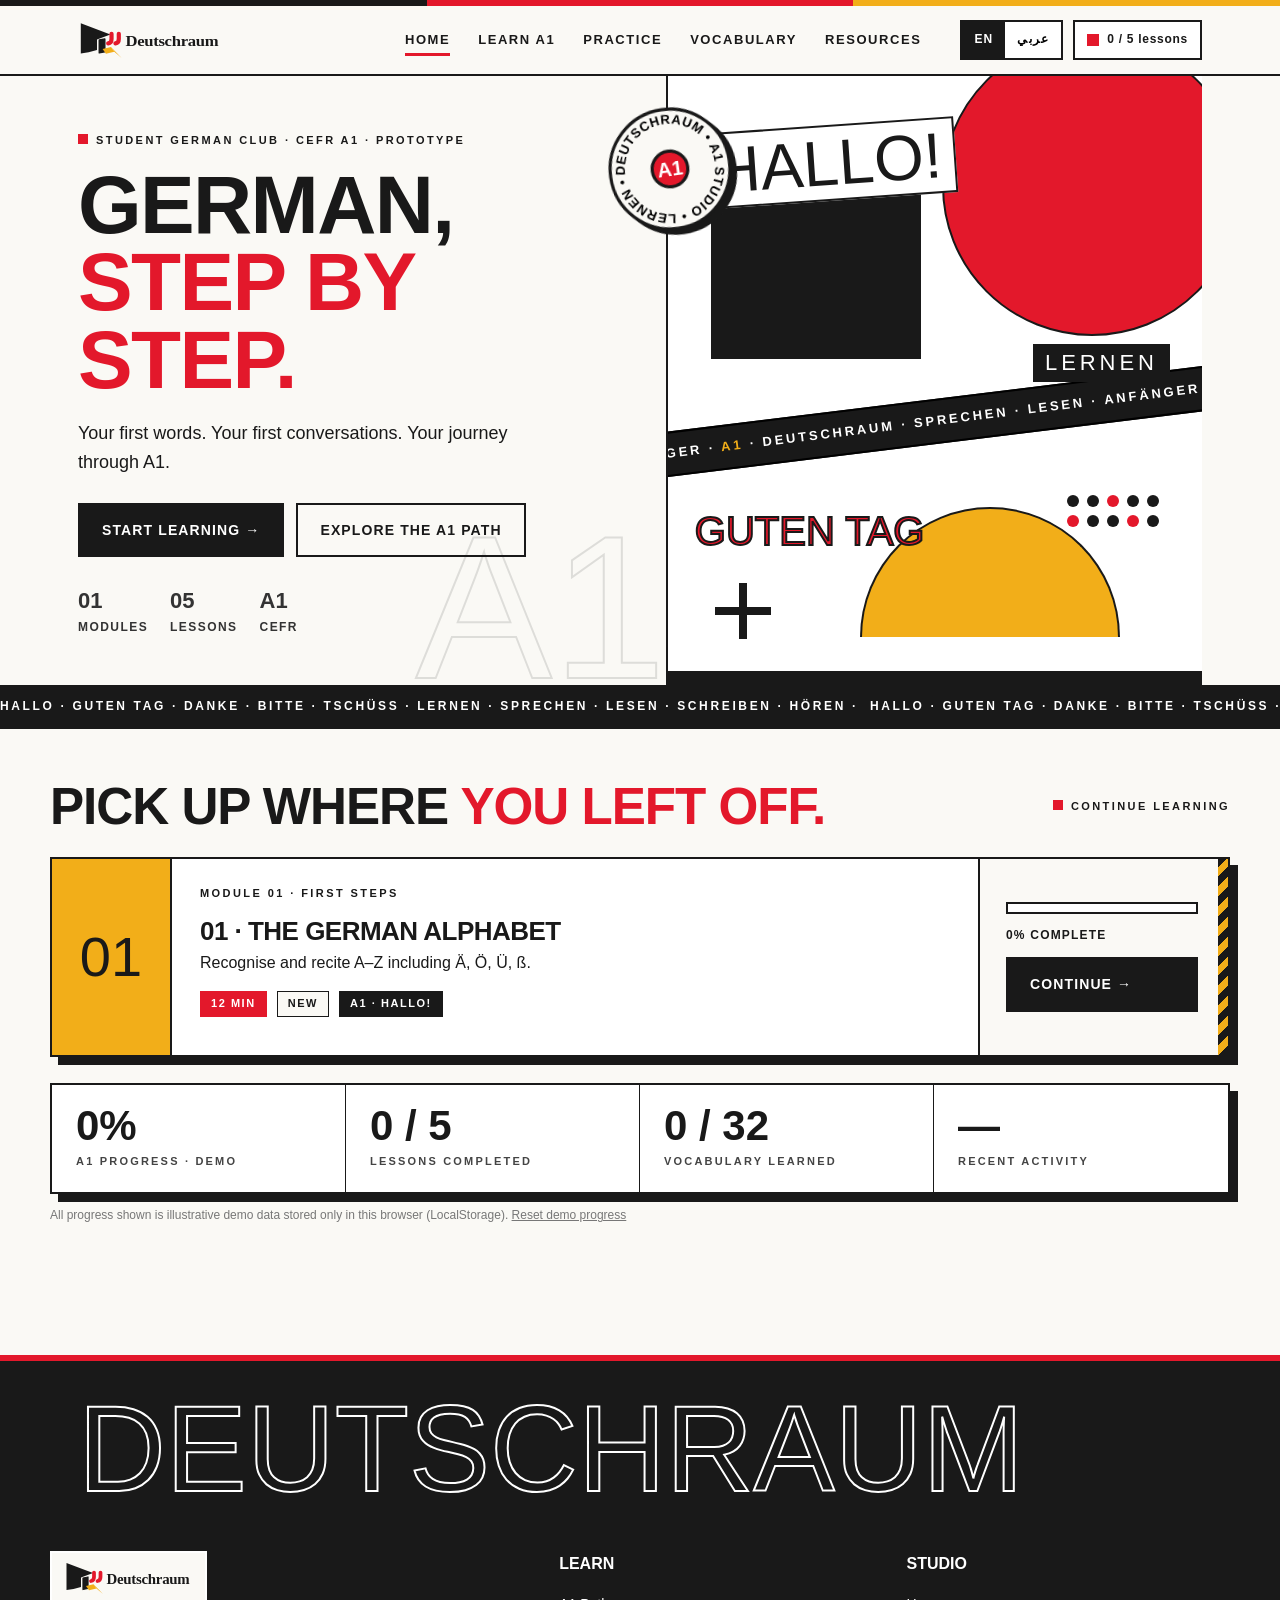
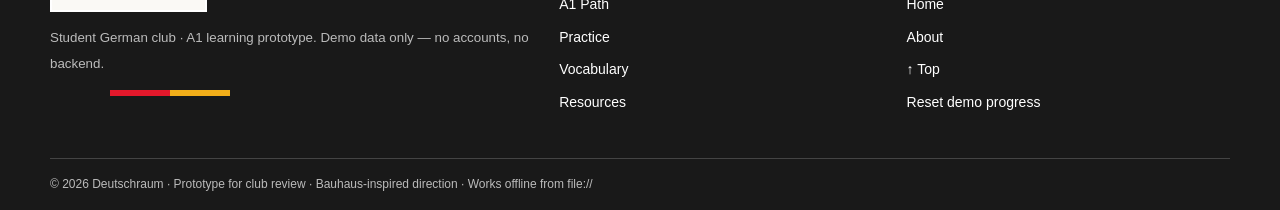
<file: index.html>
<!DOCTYPE html>
<html lang="en" dir="ltr">
<head>
<meta charset="UTF-8">
<meta name="viewport" content="width=device-width, initial-scale=1.0">
<title>Deutschraum — German, Step by Step.</title>
<meta name="description" content="Deutschraum student German club — interactive A1 learning prototype.">
<link rel="icon" href="data:image/svg+xml,%3Csvg xmlns='http://www.w3.org/2000/svg' viewBox='0 0 32 32'%3E%3Crect width='32' height='32' fill='%23FAF9F5'/%3E%3Cpath d='M4 4l14 6-6 3v9l-8 2z' fill='%23191919'/%3E%3Cpath d='M19 6v7q0 4 4 5' stroke='%23E3182B' stroke-width='4' fill='none' stroke-linecap='round'/%3E%3Cpath d='M15 20l8-2 5 8z' fill='%23F2AE19'/%3E%3C/svg%3E">
<style>
/* ============================================================
   DEUTSCHRAUM — BAUHAUS LEARNING STUDIO
   00 Tokens / 01 Base / 02 Header / 03 Hero / 04 Sections
   05 Roadmap / 06 Module+Lesson / 07 Practice / 08 Vocab
   09 Resources / 10 Footer / 11 RTL
   12 Responsive / 13 Enhancement
   ============================================================ */
:root{
  --ink:#191919; --red:#E3182B; --yellow:#F2AE19;
  --paper:#FAF9F5; --white:#FFFFFF; --gray:#777777;
  --line:2px solid #191919; --line-thin:1px solid #191919;
  --font-h:"Archivo Black","Arial Black","Helvetica Neue",Helvetica,Arial,sans-serif;
  --font-b:"Helvetica Neue",Helvetica,Arial,"Segoe UI",Tahoma,sans-serif;
  --font-ar:"Segoe UI",Tahoma,Arial,"Noto Kufi Arabic",sans-serif;
  --max:1180px;
}
*{box-sizing:border-box}
html{scroll-behavior:smooth}
svg{direction:ltr}
body{margin:0;background:var(--paper);color:var(--ink);font-family:var(--font-b);font-size:16px;line-height:1.6;-webkit-font-smoothing:antialiased}
[dir="rtl"] body, [dir="rtl"]{font-family:var(--font-ar),var(--font-b)}
h1,h2,h3{font-family:var(--font-h);line-height:.95;letter-spacing:-.02em;margin:0;text-transform:uppercase}
p{margin:0 0 1rem}
a{color:inherit}
button{font:inherit;cursor:pointer}
:focus-visible{outline:3px solid var(--red);outline-offset:2px}
.de{direction:ltr;unicode-bidi:embed;font-family:var(--font-b)}
.wrap{max-width:var(--max);margin:0 auto;padding:0 28px}
.label{font-size:11px;letter-spacing:.22em;text-transform:uppercase;font-weight:800}
.label .sq{display:inline-block;width:10px;height:10px;background:var(--red);margin-right:8px;vertical-align:baseline}
[dir="rtl"] .label .sq{margin-right:0;margin-left:8px}
.btn{display:inline-flex;align-items:center;gap:10px;border:var(--line);background:var(--ink);color:#fff;padding:14px 22px;font-weight:800;font-size:14px;letter-spacing:.08em;text-transform:uppercase;text-decoration:none;transition:transform .12s ease,box-shadow .12s ease,background .12s}
.btn:hover{background:var(--red);border-color:var(--red);transform:translate(-2px,-2px);box-shadow:4px 4px 0 var(--ink)}
.btn:active{transform:none;box-shadow:none}
.btn.ghost{background:transparent;color:var(--ink)}
.btn.ghost:hover{background:var(--yellow);border-color:var(--ink)}
.btn.yellow{background:var(--yellow);color:var(--ink)}
.btn.small{padding:9px 14px;font-size:12px}
.btn:disabled{opacity:.55;cursor:default;transform:none;box-shadow:none}
.skip{position:absolute;inset-inline-start:12px;top:-70px;background:var(--ink);color:#fff;padding:10px 16px;z-index:99}
.skip:focus{top:12px}

/* ---------- 02 Header ---------- */
.topflag{display:flex;height:6px}
.topflag span{flex:1}
.topflag span:nth-child(1){background:var(--ink)}
.topflag span:nth-child(2){background:var(--red)}
.topflag span:nth-child(3){background:var(--yellow)}
header.site{position:sticky;top:0;z-index:50;background:var(--paper);border-bottom:var(--line)}
.bar{display:flex;align-items:center;gap:18px;min-height:68px}
.logo{display:inline-flex;align-items:center;text-decoration:none}
.logo-lockup{display:inline-flex;align-items:center}
.logo-lockup svg{display:block;height:38px;width:auto}
.logo-img{display:block;height:38px;width:auto}
.logo-badge{display:inline-block;background:var(--paper);border:2px solid #fff;padding:8px 12px}
.logo-badge .logo-lockup svg,.logo-badge .logo-img{height:34px}
nav.main{display:flex;gap:2px;margin-left:auto}
nav.main a{position:relative;text-decoration:none;font-size:13px;font-weight:800;letter-spacing:.12em;text-transform:uppercase;padding:10px 13px;white-space:nowrap;transition:background .12s ease}
nav.main a::after{content:"";position:absolute;left:13px;right:13px;bottom:4px;height:3px;background:transparent}
nav.main a[aria-current="page"]::after{background:var(--red)}
nav.main a:hover{background:var(--yellow)}
nav.main a:hover::after{background:transparent}
.head-actions{display:flex;align-items:center;gap:10px;margin-left:8px}
.langseg{display:flex;border:var(--line);background:#fff}
.langseg button{border:0;background:transparent;padding:8px 12px;font-weight:800;font-size:12px;letter-spacing:.1em}
.langseg button.on{background:var(--ink);color:#fff}
.progress-pill{border:var(--line);background:#fff;padding:8px 12px;font-size:12px;font-weight:800;letter-spacing:.06em;display:flex;gap:8px;align-items:center}
.progress-pill i{width:12px;height:12px;background:var(--red);display:inline-block}
.burger{display:none;border:var(--line);background:#fff;padding:9px 12px;font-weight:900}
.mobilemenu{display:none;border-top:var(--line-thin);background:var(--paper);padding:10px 28px 18px}
.mobilemenu.open{display:block}
.mobilemenu a{display:block;padding:12px 0;border-bottom:var(--line-thin);text-decoration:none;font-weight:800;text-transform:uppercase;letter-spacing:.1em;font-size:14px}

/* ---------- 03 Hero ---------- */
.hero{border-bottom:var(--line);background:var(--paper)}
.hero-grid{display:grid;grid-template-columns:1.05fr .95fr;gap:0;align-items:stretch;position:relative}
.hero-left{padding:56px 40px 48px 0;border-right:var(--line);position:relative}
.hero-left::after{content:"A1";position:absolute;right:0;bottom:-24px;font-family:var(--font-h);font-size:clamp(120px,16vw,220px);line-height:1;color:transparent;-webkit-text-stroke:2px var(--ink);opacity:.12;pointer-events:none}
[dir="rtl"] .hero-left::after{right:auto;left:0}
.hero-left h1{font-size:clamp(48px,6.4vw,96px)}
.hero-left h1 .row{display:block}
.hero-left h1 .red{color:var(--red)}
.hero-sub{font-size:18px;max-width:44ch;margin:20px 0 26px}
.hero-cta{display:flex;gap:12px;flex-wrap:wrap}
.hero-meta{display:flex;gap:22px;margin-top:26px;font-size:12px;font-weight:700;letter-spacing:.12em;text-transform:uppercase;color:#333}
.hero-meta b{display:block;font-family:var(--font-h);font-size:22px;letter-spacing:0}
.hero-right{position:relative;min-height:480px;overflow:hidden;background:var(--white)}
.geo{position:absolute}
.geo-circle{width:300px;height:300px;background:var(--red);border-radius:50%;right:-40px;top:-40px;border:var(--line)}
.geo-square{width:210px;height:210px;background:var(--ink);left:8%;top:12%;border:var(--line)}
.geo-semi{width:260px;height:130px;background:var(--yellow);border:var(--line);border-bottom:0;border-radius:130px 130px 0 0;left:36%;bottom:8%}
.geo-bar{height:14px;background:var(--ink);left:0;right:0;bottom:0;position:absolute}
.geo-word{position:absolute;font-family:var(--font-h);text-transform:uppercase;line-height:1;z-index:3}
.w-hallo{top:8%;left:6%;font-size:64px;background:#fff;border:var(--line);padding:4px 12px;transform:rotate(-4deg)}
.w-lernen{top:44%;right:6%;font-size:22px;letter-spacing:.18em;background:var(--ink);color:#fff;padding:8px 12px}
.w-guten{bottom:22%;left:5%;font-size:40px;color:var(--red);-webkit-text-stroke:2px var(--ink)}
.geo-cross{left:8%;bottom:7%;width:64px;height:64px}
.geo-dots{right:8%;bottom:26%;display:grid;grid-template-columns:repeat(5,12px);gap:8px}
.geo-dots i{width:12px;height:12px;background:var(--ink);border-radius:50%}
.geo-dots i:nth-child(3n){background:var(--red)}
.geo-tape{position:absolute;top:53%;left:-12%;right:-12%;z-index:2;background:var(--ink);color:#fff;transform:rotate(-7deg);overflow:hidden;white-space:nowrap;font-size:13px;font-weight:800;letter-spacing:.22em;text-transform:uppercase;border-top:2px solid #000;border-bottom:2px solid #000}
.geo-tape span{display:inline-block;padding:10px 0}
.geo-tape b{color:var(--yellow);font-weight:800}
.stamp{position:absolute;z-index:5;left:calc(52.5% - 63px);top:30px;width:126px;transform:rotate(-8deg);filter:drop-shadow(5px 5px 0 var(--ink))}
[dir="rtl"] .stamp{left:auto;right:calc(52.5% - 63px)}
.stamp svg{display:block;width:100%;height:auto}
.hero-ticker{border-top:var(--line);background:var(--ink);color:#fff;overflow:hidden;white-space:nowrap;font-size:12px;letter-spacing:.22em;font-weight:800;text-transform:uppercase}
.hero-ticker div{display:inline-block;padding:10px 0;animation:tick 26s linear infinite}
.hero-ticker div:hover{animation-play-state:paused}
@keyframes tick{from{transform:translateX(0)}to{transform:translateX(-50%)}}

/* ---------- 04 Sections ---------- */
.section{padding:54px 0}
.section>p.label{display:flex;align-items:center;gap:14px}
.section>p.label::after{content:"";flex:1;height:2px;background:var(--ink)}
.sec-head{display:flex;align-items:end;justify-content:space-between;gap:20px;margin-bottom:26px}
.sec-head h2{font-size:clamp(30px,4vw,54px)}
.sec-head h2 em{font-style:normal;color:var(--red)}
.continue{display:grid;grid-template-columns:120px 1fr auto;border:var(--line);background:#fff;box-shadow:8px 8px 0 var(--ink);position:relative}
.continue::after{content:"";position:absolute;top:0;bottom:0;inset-inline-end:0;width:10px;background:repeating-linear-gradient(-45deg,var(--ink) 0 7px,var(--yellow) 7px 14px)}
.continue-num{background:var(--yellow);border-right:var(--line);display:grid;place-items:center;font-family:var(--font-h);font-size:56px;font-variant-numeric:tabular-nums}
.continue-body{padding:26px 28px}
.continue-body h3{font-size:26px;margin:6px 0}
.continue-tags{display:flex;gap:10px;flex-wrap:wrap;margin:12px 0}
.tag{border:1.5px solid var(--ink);padding:3px 10px;font-size:11px;font-weight:800;letter-spacing:.14em;text-transform:uppercase;background:var(--paper)}
.tag.red{background:var(--red);color:#fff;border-color:var(--red)}
.tag.dark{background:var(--ink);color:#fff}
.continue-side{border-left:var(--line);padding:26px;padding-inline-end:30px;display:grid;gap:12px;align-content:center;min-width:250px;background:var(--paper)}
.meter{height:12px;border:var(--line);background:#fff;position:relative}
.meter i{position:absolute;inset:0;background:var(--red);width:0}
.strip{margin-top:26px;display:grid;grid-template-columns:repeat(4,1fr);border:var(--line);background:#fff;box-shadow:8px 8px 0 var(--ink)}
.strip>div{padding:20px 24px;border-right:var(--line-thin)}
.strip>div:last-child{border-right:0}
.strip b{font-family:var(--font-h);font-size:42px;display:block;line-height:1;font-variant-numeric:tabular-nums}
.strip span{font-size:11px;letter-spacing:.2em;font-weight:800;text-transform:uppercase;color:#444}
.strip .bar{margin-top:12px}
.demo-note{margin-top:12px;font-size:12px;color:var(--gray)}
.demo-note button{background:none;border:0;text-decoration:underline;color:inherit;font-size:12px;padding:0}
.view{display:none}
.view.active{display:block}

/* ---------- 05 Roadmap ---------- */
.path-head{background:var(--ink);color:#fff;border:var(--line);padding:34px 30px;display:grid;grid-template-columns:1fr auto;gap:16px;align-items:center;box-shadow:8px 8px 0 var(--ink)}
.path-head h2{font-size:clamp(32px,4.5vw,58px)}
.path-head h2 span{color:var(--yellow)}
.journey{position:relative;margin:30px 0 0;padding-left:44px}
.journey::before{content:"";position:absolute;left:17px;top:10px;bottom:10px;width:4px;background:var(--ink)}
.mod{position:relative;border:var(--line);background:#fff;margin:0 0 18px;display:grid;grid-template-columns:110px 1fr auto;overflow:hidden;box-shadow:6px 6px 0 var(--ink);transition:transform .15s ease}
.mod:hover{transform:translateX(6px)}
[dir="rtl"] .mod:hover{transform:translateX(-6px)}
.mod::before{content:"";position:absolute;left:-44px;top:50%;width:22px;height:22px;transform:translateY(-50%);border:3px solid var(--ink);background:#fff;border-radius:50%}
.mod.is-current::before{background:var(--red)}
.mod.is-done::before{background:var(--ink)}
.mod-num{font-family:var(--font-h);font-size:64px;display:grid;place-items:center;border-right:var(--line);background:var(--paper);line-height:1;padding:10px;font-variant-numeric:tabular-nums}
.mod.is-current .mod-num{background:var(--red);color:#fff}
.mod.is-done .mod-num{background:var(--ink);color:#fff}
.mod-body{padding:18px 22px}
.mod-body h3{font-size:22px}
.mod-body p{color:#333;max-width:70ch}
.mod-meta{display:flex;gap:8px;flex-wrap:wrap;margin-top:10px}
.mod-side{border-left:var(--line);padding:18px;display:grid;align-content:center;gap:10px;min-width:210px;background:var(--paper)}
.mod-side .bar{width:150px}
.status{font-size:11px;font-weight:900;letter-spacing:.18em;text-transform:uppercase;display:flex;align-items:center;gap:8px}
.dot{width:12px;height:12px;border:2px solid var(--ink);border-radius:50%;display:inline-block}
.is-current .dot{background:var(--red)} .is-done .dot{background:var(--ink)}

/* ---------- 06 Module + Lesson ---------- */
.crumb{font-size:12px;font-weight:800;letter-spacing:.14em;text-transform:uppercase;margin:26px 0 12px}
.crumb a{text-decoration:none;border-bottom:2px solid var(--red)}
.chapter{border:var(--line);background:#fff;display:grid;grid-template-columns:170px 1fr;box-shadow:8px 8px 0 var(--ink)}
.chapter-num{background:var(--ink);color:#fff;display:grid;place-items:center;font-family:var(--font-h);font-size:84px;padding:20px;font-variant-numeric:tabular-nums}
.chapter-num small{font-size:12px;letter-spacing:.2em;display:block;text-align:center}
.chapter-body{padding:28px}
.chapter-body h2{font-size:clamp(30px,4vw,50px)}
.lessonrow{display:grid;grid-template-columns:90px 1fr auto auto;border:var(--line);border-top:0;background:#fff;align-items:center}
.lessonrow:first-of-type{border-top:var(--line)}
.lessonrow .n{font-family:var(--font-h);font-size:34px;text-align:center;border-right:var(--line-thin);padding:14px 0;background:var(--paper);transition:padding-inline-start .15s ease}
.lessonrow.done .n{background:var(--ink);color:#fff}
.lessonrow.current .n{background:var(--red);color:#fff}
.lessonrow .t{padding:14px 18px;transition:background .12s ease}
.lessonrow .t b{display:block;font-size:17px}
.lessonrow .t span{font-size:13px;color:#555}
.lessonrow:hover .t{background:var(--yellow)}
.lessonrow:hover .n{padding-inline-start:6px}
.lessonrow .mins{font-size:12px;font-weight:800;letter-spacing:.1em;padding:0 10px}
.lessonrow .go{padding-inline-end:18px;font-weight:900}
.prevnext{display:flex;justify-content:space-between;gap:12px;margin:22px 0;flex-wrap:wrap}
.lesson-shell{display:grid;grid-template-columns:280px 1fr;gap:0;border:var(--line);background:#fff;margin-top:18px;box-shadow:8px 8px 0 var(--ink)}
.lesson-side{border-right:var(--line);background:var(--paper);padding:22px}
.lesson-side ol{margin:12px 0;padding-left:20px}
.lesson-side li{margin:8px 0;font-size:14px}
.lesson-main{padding:30px}
.progressbar{height:14px;border:var(--line);background:#fff;margin:14px 0 22px;position:relative}
.progressbar i{position:absolute;inset:0;background:var(--ink);width:0}
.vocab-table{width:100%;border-collapse:collapse;margin:16px 0 22px}
.vocab-table th{text-align:left;font-size:11px;letter-spacing:.18em;text-transform:uppercase;background:var(--ink);color:#fff;padding:10px}
.vocab-table th:first-child{color:var(--yellow)}
.vocab-table td{border-bottom:var(--line-thin);padding:12px 10px;vertical-align:top}
.vocab-table td.de{font-weight:800;font-size:18px}
.dialog{border:var(--line);margin:18px 0}
.dialog div{padding:12px 16px;border-bottom:var(--line-thin);border-inline-start:8px solid var(--red)}
.dialog div:nth-child(even){border-inline-start-color:var(--yellow)}
.dialog div:last-child{border-bottom:0}
.dialog b.de{font-size:17px}
.speak{border:1.5px solid var(--ink);background:#fff;padding:4px 10px;font-size:12px;font-weight:800;margin-inline-start:10px}
#lContent>p:first-of-type::first-letter{font-family:var(--font-h);font-size:3.1em;float:inline-start;line-height:.85;padding-inline-end:10px;color:var(--red)}
.quizbox{border:var(--line);background:var(--paper);padding:22px;margin-top:22px}
.opt{display:block;width:100%;text-align:left;border:var(--line);background:#fff;padding:13px 14px;margin:10px 0;font-weight:700;transition:background .12s ease,transform .12s ease}
.opt:hover{transform:translateX(4px)}
[dir="rtl"] .opt:hover{transform:translateX(-4px)}
.opt .olet{display:inline-grid;place-items:center;width:30px;height:30px;border:2px solid currentColor;font-size:13px;font-weight:900;margin-inline-end:12px;vertical-align:middle;flex:none}
.opt[aria-pressed="true"]{background:var(--yellow)}
.opt[aria-pressed="true"] .olet{background:var(--ink);color:var(--yellow);border-color:var(--ink)}
.opt.correct{background:var(--ink);color:#fff;border-color:var(--ink);box-shadow:inset 8px 0 0 var(--red)}
[dir="rtl"] .opt.correct{box-shadow:inset -8px 0 0 var(--red)}
.opt.wrong{background:var(--red);color:#fff;border-color:var(--red)}
.feedback{border-left:8px solid var(--ink);background:#fff;padding:14px 16px;margin-top:12px;display:none}
.feedback.show{display:block}
.feedback.good{border-color:var(--red)}
.lesson-actions{display:flex;gap:10px;flex-wrap:wrap;margin-top:18px}

/* ---------- 07 Practice ---------- */
.prac-grid{display:grid;grid-template-columns:repeat(3,1fr);border:var(--line);background:#fff}
.prac{padding:24px;border-right:var(--line-thin);border-bottom:var(--line-thin);position:relative;transition:background .14s ease,color .14s ease}
.prac:nth-child(3n){border-right:0}
.prac b.num{font-family:var(--font-h);font-size:44px;display:block}
.prac h3{font-size:18px;margin:6px 0}
.prac p{font-size:14px;color:#333}
.prac:hover{background:var(--ink);color:#fff}
.prac:hover p{color:#ddd}
.prac:hover .btn{background:var(--yellow);color:var(--ink);border-color:var(--yellow);box-shadow:none;transform:none}
.prac .shape{height:10px;margin:14px 0 6px}
.quizshell{border:var(--line);background:#fff;margin-top:22px;box-shadow:8px 8px 0 var(--ink)}
.quizshell header{background:var(--ink);color:#fff;padding:16px 20px;display:flex;justify-content:space-between;align-items:center}
.quizshell .qbody{padding:24px}
.scoreband{display:grid;grid-template-columns:repeat(3,1fr);border:var(--line);margin-top:16px;background:var(--paper)}
.scoreband div{padding:16px;text-align:center;border-right:var(--line-thin)}
.scoreband div:last-child{border:0}

/* ---------- 08 Vocab ---------- */
.vocab-layout{display:grid;grid-template-columns:300px 1fr;gap:0;border:var(--line);background:#fff;box-shadow:8px 8px 0 var(--ink)}
.vocab-filters{border-right:var(--line);padding:20px;background:var(--paper)}
.vocab-filters input{width:100%;border:var(--line);padding:11px 12px;font:inherit;background:#fff}
.chips{display:flex;flex-wrap:wrap;gap:8px;margin-top:12px}
.chip{border:1.5px solid var(--ink);background:#fff;padding:6px 10px;font-size:12px;font-weight:800;letter-spacing:.06em;text-transform:uppercase;transition:transform .12s ease,background .12s ease}
.chip:hover{transform:translateY(-2px)}
.chip.on{background:var(--ink);color:#fff}
.vocab-main{padding:26px}
.flash{perspective:1000px;max-width:560px;margin:0 auto}
.flash-inner{position:relative;transform-style:preserve-3d;transition:transform .45s ease;min-height:300px}
.flash.flipped .flash-inner{transform:rotateY(180deg)}
.face{position:absolute;inset:0;backface-visibility:hidden;border:var(--line);padding:30px;display:grid;align-content:center;gap:8px;background:#fff;box-shadow:10px 10px 0 var(--ink)}
.face.back{transform:rotateY(180deg);background:var(--ink);color:#fff}
.face.front{border-top:12px solid var(--red)}
.face.back{border-top:12px solid var(--yellow)}
.face .big{font-family:var(--font-h);font-size:clamp(38px,5vw,60px);text-transform:uppercase;line-height:1}
.flash-ctrl{display:flex;gap:10px;justify-content:center;margin-top:330px;flex-wrap:wrap}
.countline{text-align:center;font-size:12px;font-weight:800;letter-spacing:.16em;text-transform:uppercase;margin-top:10px}

/* ---------- 09 Resources ---------- */
.res-row{display:grid;grid-template-columns:150px 1fr auto;gap:16px;border:var(--line);border-top:0;padding:18px 20px;background:#fff;align-items:center;transition:background .14s ease}
.res-row.first{border-top:var(--line)}
.res-row:hover{background:var(--ink)}
.res-row:hover h3{color:#fff}
.res-row:hover p{color:#ccc}
.res-row:hover .btn{background:var(--yellow);color:var(--ink);border-color:var(--yellow);box-shadow:none;transform:none}
.res-cat{font-size:11px;font-weight:900;letter-spacing:.18em;text-transform:uppercase}
.res-cat i{display:inline-block;width:10px;height:10px;margin-inline-end:8px}
.res-row h3{margin:0;font-size:17px;font-family:var(--font-b);font-weight:900;text-transform:none}
.res-row p{margin:4px 0 0;font-size:14px;color:#444}
.about{border:var(--line);background:var(--ink);color:#fff;padding:30px;margin-top:26px;display:grid;grid-template-columns:120px 1fr;gap:20px}
.about .sq{width:90px;height:90px;background:var(--yellow);border:3px solid #fff}

/* ---------- 10 Footer ---------- */
footer{background:var(--ink);color:#fff;margin-top:60px;border-top:6px solid var(--red)}
.giant{font-family:var(--font-h);text-transform:uppercase;line-height:.9;font-size:clamp(56px,9.5vw,132px);color:transparent;-webkit-text-stroke:2px #fff;white-space:nowrap;overflow:hidden;padding:34px 0 6px;user-select:none}
@supports not (-webkit-text-stroke:1px #fff){.giant{color:#fff}}
.foot{display:grid;grid-template-columns:1.2fr .8fr .8fr;gap:24px;padding:40px 0}
.foot h4{font-family:var(--font-h);margin:0 0 12px;text-transform:uppercase}
.foot a{color:#fff;text-decoration:none;display:block;padding:5px 0;font-size:14px}
.foot small{color:#bbb}
.disclaimer{border-top:1px solid #444;padding:16px 0;font-size:12px;color:#bbb}

/* ---------- 11 RTL ---------- */
[dir="rtl"] .hero-left{padding:56px 0 48px 40px;border-right:0;border-left:var(--line)}
[dir="rtl"] nav.main{margin-left:0;margin-right:auto}
[dir="rtl"] .head-actions{margin-left:0;margin-right:8px}
[dir="rtl"] .journey{padding-left:0;padding-right:44px}
[dir="rtl"] .journey::before{left:auto;right:17px}
[dir="rtl"] .mod::before{left:auto;right:-44px}
[dir="rtl"] .continue-num{border-right:0;border-left:var(--line)}
[dir="rtl"] .continue-side{border-left:0;border-right:var(--line)}
[dir="rtl"] .mod-side{border-left:0;border-right:var(--line)}
[dir="rtl"] .mod-num{border-right:0;border-left:var(--line)}
[dir="rtl"] .lesson-side{border-right:0;border-left:var(--line)}
[dir="rtl"] .label,[dir="rtl"] .tag,[dir="rtl"] .btn,[dir="rtl"] .status,[dir="rtl"] .mins,[dir="rtl"] .crumb,[dir="rtl"] .hero-meta,[dir="rtl"] .strip span,[dir="rtl"] .res-cat{letter-spacing:0}
.arr{display:inline-block}
[dir="rtl"] .arr{transform:scaleX(-1)}

/* ---------- 12 Responsive ---------- */
@media(max-width:1024px){
  .hero-grid{grid-template-columns:1fr}
  .hero-left{border-right:0;border-bottom:var(--line);padding-right:0}
  .hero-right{min-height:360px}
  .stamp{display:none}
  .continue{grid-template-columns:90px 1fr}
  .continue-side{grid-column:1/-1;border-left:0;border-top:var(--line)}
  .mod{grid-template-columns:80px 1fr}
  .mod-side{grid-column:1/-1;border-left:0;border-top:var(--line)}
  .lesson-shell,.vocab-layout{grid-template-columns:1fr}
  .lesson-side,.vocab-filters{border-right:0;border-bottom:var(--line)}
  [dir="rtl"] .lesson-side{border-left:0}
  .prac-grid{grid-template-columns:1fr 1fr}
  .prac:nth-child(3n){border-right:var(--line-thin)}
  .prac:nth-child(2n){border-right:0}
  .strip{grid-template-columns:1fr 1fr}
  .strip>div{border-bottom:var(--line-thin)}
}
@media(max-width:768px){
  nav.main{display:none}
  .burger{display:block}
  .mobilemenu.open{display:block}
  .progress-pill{display:none}
  .chapter{grid-template-columns:1fr}
  .chapter-num{font-size:56px}
  .lessonrow{grid-template-columns:64px 1fr}
  .lessonrow .mins,.lessonrow .go{display:none}
  .lessonrow .t{padding-right:14px}
  .res-row{grid-template-columns:1fr}
  .about{grid-template-columns:1fr}
  .foot{grid-template-columns:1fr}
  .prac-grid{grid-template-columns:1fr}
  .prac{border-right:0!important}
  .sec-head{flex-direction:column;align-items:start}
}
@media(max-width:520px){
  .wrap{padding:0 16px}
  .strip{grid-template-columns:1fr}
  .strip>div{border-right:0}
  .w-hallo{font-size:42px}
  .w-guten{font-size:26px}
  .sec-head h2{font-size:32px}
  .continue{grid-template-columns:1fr}
  .continue-num{border-right:0;border-bottom:var(--line);padding:10px}
  .mod{grid-template-columns:1fr}
  .mod-num{border-right:0;border-bottom:var(--line);font-size:48px}
  .face .big{font-size:34px}
  .flash-ctrl{margin-top:350px}
  .logo-lockup svg,.logo-img{height:34px}
  .logo-badge .logo-lockup svg,.logo-badge .logo-img{height:30px}
  .hero-left::after{font-size:120px;bottom:-8px}
}
@media(prefers-reduced-motion:reduce){*{animation:none!important;transition:none!important;scroll-behavior:auto}.reveal{opacity:1!important;transform:none!important}}
/* ---------- 13 Enhancement ---------- */
::selection{background:var(--red);color:#fff}
::-webkit-scrollbar{width:12px}
::-webkit-scrollbar-track{background:var(--paper);border-left:var(--line-thin)}
::-webkit-scrollbar-thumb{background:var(--ink);border:2px solid var(--paper)}
.reveal{opacity:0;transform:translateY(20px);transition:opacity .55s ease,transform .55s ease}
.reveal.in{opacity:1;transform:none}
</style>
</head>
<body>
<a class="skip" href="#main" data-i18n="skip">Skip to content</a>
<div class="topflag" aria-hidden="true"><span></span><span></span><span></span></div>

<!-- ================= HEADER ================= -->
<header class="site">
  <div class="wrap bar">
    <a class="logo" href="#/home" aria-label="Deutschraum home">
      <span class="logo-lockup" id="logoLockup">
        <svg id="logoSvg" height="42" viewBox="0 0 516 136" role="img" aria-label="Deutschraum logo">
          <g>
            <path d="M10,8 L116,48 L68,66 L68,104 L38,112 L10,116 Z" fill="#191919"/>
            <path d="M76,68 L96,64 L96,110 L76,114 Z" fill="#191919" stroke="#191919" stroke-width="5" stroke-linejoin="round"/>
            <path d="M120,46 L120,64 Q120,78 108,80" fill="none" stroke="#E3182B" stroke-width="15" stroke-linecap="round"/>
            <path d="M146,46 L146,64 Q146,78 134,80" fill="none" stroke="#E3182B" stroke-width="15" stroke-linecap="round"/>
            <polygon points="88,100 118,93 130,110 100,117" fill="#F2AE19"/>
            <polygon points="118,93 156,132 130,110" fill="#F2AE19"/>
          </g>
          <text x="170" y="90" font-family="'Segoe Print','Comic Sans MS','Chalkboard SE','Bradley Hand','Comic Neue',cursive" font-size="56" font-weight="700" letter-spacing="-1" textLength="332" lengthAdjust="spacingAndGlyphs" fill="#191919">Deutschraum</text>
        </svg>
      </span>
    </a>
    <nav class="main" aria-label="Primary">
      <a href="#/home" data-nav="home" data-i18n="nav_home">Home</a>
      <a href="#/learn" data-nav="learn" data-i18n="nav_learn">Learn A1</a>
      <a href="#/practice" data-nav="practice" data-i18n="nav_practice">Practice</a>
      <a href="#/vocab" data-nav="vocab" data-i18n="nav_vocab">Vocabulary</a>
      <a href="#/resources" data-nav="resources" data-i18n="nav_res">Resources</a>
    </nav>
    <div class="head-actions">
      <div class="langseg" role="group" aria-label="Language">
        <button id="btnEN" class="on" type="button">EN</button>
        <button id="btnAR" type="button">عربي</button>
      </div>
      <span class="progress-pill" title="Demo progress"><i></i><span id="pillText">0 / 5 lessons</span></span>
      <button class="burger" id="burger" aria-expanded="false" aria-controls="mmenu">☰</button>
    </div>
  </div>
  <div class="mobilemenu" id="mmenu">
    <a href="#/home" data-i18n="nav_home">Home</a>
    <a href="#/learn" data-i18n="nav_learn">Learn A1</a>
    <a href="#/practice" data-nav="practice" data-i18n="nav_practice">Practice</a>
    <a href="#/vocab" data-i18n="nav_vocab">Vocabulary</a>
    <a href="#/resources" data-i18n="nav_res">Resources</a>
  </div>
</header>

<main id="main">
<!-- ================= VIEW: HOME ================= -->
<section class="view active" id="view-home">
  <div class="hero">
    <div class="wrap hero-grid">
      <div class="hero-left">
        <p class="label"><span class="sq"></span><span data-i18n="hero_kicker">Student German club · CEFR A1 · Prototype</span></p>
        <h1><span class="row" data-i18n="hero_l1">German,</span><span class="row red" data-i18n="hero_l2">step by step.</span></h1>
        <p class="hero-sub" data-i18n="hero_sub">Your first words. Your first conversations. Your journey through A1.</p>
        <div class="hero-cta">
          <a class="btn" href="#/learn" id="ctaStart"><span data-i18n="cta_start">Start Learning →</span></a>
          <a class="btn ghost" href="#/learn"><span data-i18n="cta_path">Explore the A1 Path</span></a>
        </div>
        <div class="hero-meta">
          <div><b>01</b><span data-i18n="m_modules">Modules</span></div>
          <div><b>05</b><span data-i18n="m_lessons">Lessons</span></div>
          <div><b>A1</b><span>CEFR</span></div>
        </div>
      </div>
      <div class="hero-right" aria-hidden="true">
        <div class="geo geo-circle"></div>
        <div class="geo geo-square"></div>
        <div class="geo geo-semi"></div>
        <div class="geo-word w-hallo de">Hallo!</div>
        <div class="geo-word w-lernen de">LERNEN</div>
        <div class="geo-word w-guten de">Guten Tag</div>
        <svg class="geo geo-cross" viewBox="0 0 64 64"><path d="M28 4h8v24h24v8H36v24h-8V36H4v-8h24z" fill="#191919"/></svg>
        <div class="geo geo-dots"><i></i><i></i><i></i><i></i><i></i><i></i><i></i><i></i><i></i><i></i></div>
        <div class="geo-tape de" aria-hidden="true"><span>Anfänger · <b>A1</b> · Deutschraum · Sprechen · Lesen ·&nbsp;</span><span>Anfänger · <b>A1</b> · Deutschraum · Sprechen · Lesen ·&nbsp;</span><span>Anfänger · <b>A1</b> · Deutschraum · Sprechen · Lesen ·&nbsp;</span></div>
        <div class="geo-bar"></div>
      </div>
      <div class="stamp" aria-hidden="true"><svg viewBox="0 0 120 120"><defs><path id="stc" d="M60,60 m-43,0 a43,43 0 1,1 86,0 a43,43 0 1,1 -86,0"/></defs><circle cx="60" cy="60" r="57" fill="#FAF9F5" stroke="#191919" stroke-width="3"/><text font-size="12.5" font-weight="800" letter-spacing="2" font-family="'Helvetica Neue',Helvetica,Arial,sans-serif"><textPath href="#stc" textLength="268">DEUTSCHRAUM • A1 STUDIO • LERNEN •</textPath></text><circle cx="60" cy="60" r="17" fill="#E3182B" stroke="#191919" stroke-width="3"/><text x="60" y="67" text-anchor="middle" font-size="19" font-weight="900" fill="#fff" font-family="'Helvetica Neue',Helvetica,Arial,sans-serif">A1</text></svg></div>
    </div>
    <div class="hero-ticker"><div id="ticker">HALLO · GUTEN TAG · DANKE · BITTE · TSCHÜSS · LERNEN · SPRECHEN · LESEN · SCHREIBEN · HÖREN ·&nbsp; HALLO · GUTEN TAG · DANKE · BITTE · TSCHÜSS · LERNEN · SPRECHEN · LESEN · SCHREIBEN · HÖREN ·&nbsp;</div></div>
  </div>

  <div class="wrap section">
    <div class="sec-head">
      <h2 data-i18n="pickup">Pick up where <em>you left off.</em></h2>
      <p class="label"><span class="sq"></span><span data-i18n="cont_label">Continue learning</span></p>
    </div>
    <article class="continue" id="continueCard" aria-live="polite">
      <div class="continue-num" id="ccNum">01</div>
      <div class="continue-body">
        <p class="label" id="ccMod">Module 01 · First Steps</p>
        <h3 id="ccTitle">Greetings and Introductions</h3>
        <p id="ccObj">Greet people correctly by time of day and start a first conversation.</p>
        <div class="continue-tags"><span class="tag red" id="ccTime">15 min</span><span class="tag" id="ccState">Not started</span><span class="tag dark de">A1 · Hallo!</span></div>
      </div>
      <div class="continue-side">
        <div class="meter" aria-hidden="true"><i id="ccBar"></i></div>
        <small id="ccPct" style="font-weight:800;font-size:12px;letter-spacing:.1em">0% COMPLETE</small>
        <button class="btn" id="ccBtn" type="button"><span data-i18n="continue">Continue →</span></button>
      </div>
    </article>

    <div class="strip" role="list" aria-label="Learning metrics">
      <div role="listitem"><b id="stPct">0%</b><span data-i18n="s_a1">A1 progress · demo</span></div>
      <div role="listitem"><b id="stDone">0 / 5</b><span data-i18n="s_done">Lessons completed</span></div>
      <div role="listitem"><b id="stVoc">0 / 32</b><span data-i18n="s_vocab">Vocabulary learned</span></div>
      <div role="listitem"><b id="stAct">—</b><span data-i18n="s_act">Recent activity</span></div>
    </div>
    <p class="demo-note"><span data-i18n="demo_note">All progress shown is illustrative demo data stored only in this browser (LocalStorage).</span> <button id="resetBtn" type="button" data-i18n="reset">Reset demo progress</button></p>
  </div>
</section>
<!-- ================= VIEW: ROADMAP ================= -->
<section class="view" id="view-learn">
  <div class="wrap section">
    <p class="label"><span class="sq"></span><span data-i18n="road_kicker">Module 01 · First Steps — ready to explore</span></p>
    <div class="path-head">
      <div><h2 data-i18n="road_h">First steps.<br><span>Start here.</span></h2>
      <p style="color:#ddd;max-width:60ch" data-i18n="road_p">Module 01 takes you from the German alphabet to your first conversation. Further chapters will be added here with the club — nothing else is shown yet.</p></div>
      <div style="font-family:var(--font-h);font-size:90px;line-height:1;color:var(--red)" aria-hidden="true">A1</div>
    </div>
    <div class="journey" id="journey"></div>
  </div>
</section>

<!-- ================= VIEW: MODULE ================= -->
<section class="view" id="view-module">
  <div class="wrap section">
    <p class="crumb"><a href="#/learn" data-i18n="crumb_path">← A1 Path</a> · <span id="mCrumb">Module 01</span></p>
    <div class="chapter">
      <div class="chapter-num"><div><span id="mNum">01</span><small data-i18n="chapter">Chapter</small></div></div>
      <div class="chapter-body">
        <p class="label"><span class="sq"></span><span id="mObjLabel">First steps</span></p>
        <h2 id="mTitle">First Steps</h2>
        <p id="mObj"></p>
        <div class="continue-tags" id="mTags"></div>
      </div>
    </div>
    <div id="mLessons" style="margin-top:0"></div>
    <div class="prevnext">
      <button class="btn ghost small" id="mPrev" type="button"><span class="arr">←</span> <span data-i18n="prev_mod">Prev module</span></button>
      <button class="btn ghost small" id="mNext" type="button"><span data-i18n="next_mod">Next module</span> <span class="arr">→</span></button>
    </div>
  </div>
</section>

<!-- ================= VIEW: LESSON ================= -->
<section class="view" id="view-lesson">
  <div class="wrap section">
    <p class="crumb"><a href="#/learn" data-i18n="crumb_path">← A1 Path</a> · <a href="#" id="lBack">Module</a> · <span id="lCrumb">Lesson</span></p>
    <p class="label"><span class="sq"></span><span id="lKicker">Module 01 · Lesson 03</span></p>
    <h2 id="lTitle" style="font-size:clamp(30px,4.5vw,56px)">Greetings and Introductions</h2>
    <p id="lObj" style="max-width:70ch"></p>
    <div class="lesson-shell">
      <aside class="lesson-side">
        <p class="label" data-i18n="in_this">In this lesson</p>
        <ol id="lOutline"></ol>
        <div class="progressbar" aria-hidden="true"><i id="lBar"></i></div>
        <small id="lPct" style="font-weight:800;font-size:12px">STEP 1 / 3</small>
      </aside>
      <div class="lesson-main">
        <div id="lContent"></div>
        <div class="quizbox" id="lQuizBox">
          <p class="label"><span class="sq"></span><span data-i18n="try_it">Try it — check yourself</span></p>
          <h3 id="lQ" style="font-size:22px"></h3>
          <div id="lOpts" role="group" aria-label="Answer options"></div>
          <div style="display:flex;gap:10px;margin-top:12px;flex-wrap:wrap">
            <button class="btn small" id="lSubmit" type="button" data-i18n="submit">Submit answer</button>
            <button class="btn ghost small" id="lRetry" type="button" hidden data-i18n="retry">Try again</button>
          </div>
          <div class="feedback" id="lFeed" aria-live="polite"></div>
        </div>
        <div class="lesson-actions">
          <button class="btn ghost small" id="lPrevBtn" type="button"><span class="arr">←</span> <span data-i18n="prev_l">Previous lesson</span></button>
          <button class="btn yellow small" id="lCompleteBtn" type="button" data-i18n="mark_done">Mark complete</button>
          <button class="btn small" id="lNextBtn" type="button"><span data-i18n="next_lesson">Next lesson →</span></button>
        </div>
      </div>
    </div>
  </div>
</section>

<!-- ================= VIEW: PRACTICE ================= -->
<section class="view" id="view-practice">
  <div class="wrap section">
    <p class="label"><span class="sq"></span><span data-i18n="prac_kicker">The exercise room</span></p>
    <div class="sec-head"><h2 data-i18n="prac_h">Practice makes <em>progress.</em></h2></div>
    <div class="prac-grid" id="pracGrid"></div>
    <div class="quizshell" id="quizShell">
      <header><b data-i18n="quiz_t">A1 Revision Quiz · sample</b><span id="qCount">Q 1 / 6</span></header>
      <div class="qbody">
        <div class="progressbar"><i id="qBar"></i></div>
        <div id="qBody"></div>
        <div style="display:flex;gap:10px;flex-wrap:wrap;margin-top:12px">
          <button class="btn small" id="qSubmit" type="button" data-i18n="submit">Submit answer</button>
          <button class="btn ghost small" id="qNext" type="button" hidden data-i18n="next_q">Next →</button>
          <button class="btn yellow small" id="qRestart" type="button" hidden data-i18n="restart">Restart</button>
        </div>
        <div class="feedback" id="qFeed" aria-live="polite"></div>
        <div id="qResult"></div>
      </div>
    </div>
  </div>
</section>

<!-- ================= VIEW: VOCAB ================= -->
<section class="view" id="view-vocab">
  <div class="wrap section">
    <p class="label"><span class="sq"></span><span data-i18n="voc_kicker">Vocabulary trainer</span></p>
    <div class="sec-head"><h2 data-i18n="voc_h">Words that <em>stick.</em></h2></div>
    <div class="vocab-layout">
      <aside class="vocab-filters">
        <label class="label" for="vSearch" data-i18n="search">Search</label>
        <input id="vSearch" type="search" placeholder="Suchen… z.B. Apfel" aria-label="Search vocabulary">
        <p class="label" style="margin-top:18px" data-i18n="topics">Topics</p>
        <div class="chips" id="vChips"></div>
        <p class="demo-note" style="margin-top:18px"><span id="vCount"></span></p>
      </aside>
      <div class="vocab-main">
        <div class="flash" id="flash" role="button" tabindex="0" aria-label="Flashcard — activate to flip">
          <div class="flash-inner">
            <div class="face front"><span class="label"><span class="sq"></span><span id="vTopicF">Greetings</span></span><span class="big de" id="vDe">Hallo!</span><span id="vArt" style="font-weight:800"></span><small style="color:var(--gray)" data-i18n="tap_flip">Tap card to flip ↻</small></div>
            <div class="face back"><span class="label" style="color:var(--yellow)">EN · <span id="vTopicB">Greetings</span></span><span class="big" id="vEn" style="font-size:30px">Hello!</span><span class="de" id="vEx" style="font-size:14px"></span><span id="vPl" style="font-size:13px;color:var(--yellow)"></span><span id="vState" class="tag" style="width:fit-content"></span></div>
          </div>
        </div>
        <div class="flash-ctrl">
          <button class="btn ghost small" id="vPrev" type="button">← Prev</button>
          <button class="btn ghost small" id="vFlip" type="button" data-i18n="flip">Flip</button>
          <button class="btn ghost small" id="vNext" type="button">Next →</button>
        </div>
        <div class="flash-ctrl">
          <button class="btn yellow small" id="vLearned" type="button" data-i18n="mark_learned">✓ Learned</button>
          <button class="btn ghost small" id="vReview" type="button" data-i18n="needs_rev">Needs revision</button>
        </div>
        <p class="countline" id="vPos">1 / 32</p>
      </div>
    </div>
  </div>
</section>

<!-- ================= VIEW: RESOURCES ================= -->
<section class="view" id="view-resources">
  <div class="wrap section">
    <p class="label"><span class="sq"></span><span data-i18n="res_kicker">The learning library · samples</span></p>
    <div class="sec-head"><h2 data-i18n="res_h">Read. Print. <em>Revise.</em></h2></div>
    <div id="resList"></div>
    <div class="about">
      <div class="sq" aria-hidden="true"></div>
      <div>
        <p class="label" style="color:var(--yellow)"><span data-i18n="about_k">About Deutschraum</span></p>
        <h3 style="font-size:26px" data-i18n="about_h">A student club making German accessible.</h3>
        <p style="color:#ddd" data-i18n="about_p">Deutschraum is a student-led club teaching beginners German at CEFR A1 level — alphabet to first conversations. This prototype shows the visual direction and curriculum structure for the team to refine. All files and events shown here are illustrative samples.</p>
      </div>
    </div>
  </div>
</section>
</main>

<footer>
  <div class="wrap"><div class="giant" aria-hidden="true">Deutschraum</div></div>
  <div class="wrap foot">
    <div><span class="logo-badge"><span class="logo-lockup" id="logoLockupF"></span></span><div style="height:12px"></div><small data-i18n="foot_p">Student German club · A1 learning prototype. Demo data only — no accounts, no backend.</small><div class="topflag" style="margin-top:14px;max-width:180px"><span></span><span></span><span></span></div></div>
    <div><h4 data-i18n="foot_learn">Learn</h4><a href="#/learn">A1 Path</a><a href="#/practice">Practice</a><a href="#/vocab">Vocabulary</a><a href="#/resources">Resources</a></div>
    <div><h4>Studio</h4><a href="#/home">Home</a><a href="#/resources">About</a><a href="#main">↑ Top</a><a href="#/home" id="footReset">Reset demo progress</a></div>
  </div>
  <div class="wrap disclaimer"><span>© 2026 Deutschraum · Prototype for club review · Bauhaus-inspired direction · Works offline from file://</span></div>
</footer>

<script>
"use strict";
"use strict";
/* ================================================================
   00 DATA — Module 01 (First Steps) + vocabulary + quizzes
   ================================================================ */
var MODULES=[
 {id:1,title:"First Steps",obj:"Alphabet, pronunciation, greetings and first introductions.",mins:57,lessons:[
  {t:"The German Alphabet",m:12,obj:"Recognise and recite A–Z including Ä, Ö, Ü, ß.",body:"alphabet"},
  {t:"Pronunciation Basics",m:10,obj:"Master key sounds: ch, sch, ei, ie, umlauts.",body:"pron"},
  {t:"Greetings and Introductions",m:15,obj:"Greet people correctly by time of day and start a first conversation.",body:"greet"},
  {t:"Introducing Yourself",m:12,obj:"Say your name, age and where you live.",body:"self"},
  {t:"Module Review",m:8,obj:"Check greetings, spelling and first sentences.",body:"review1"}]}
];
var GREET_ROWS=[
 ["Hallo!","Hello!"],["Guten Morgen!","Good morning! (until ~11:00)"],["Guten Tag!","Good day! (midday greeting)"],
 ["Guten Abend!","Good evening!"],["Auf Wiedersehen!","Goodbye! (formal)"],["Tschüss!","Bye! (informal)"]];
var VOCAB=[
 {de:"Hallo!",en:"Hello!",art:"—",pl:"—",ex:"Hallo! Ich heiße Sara.",exEn:"Hello! I'm Sara.",topic:"Greetings"},
 {de:"Guten Morgen",en:"Good morning",art:"der Morgen",pl:"die Morgen",ex:"Guten Morgen, Herr Ali!",exEn:"Good morning, Mr Ali!",topic:"Greetings"},
 {de:"Guten Tag",en:"Good day / hello",art:"der Tag",pl:"die Tage",ex:"Guten Tag! Wie geht's?",exEn:"Hello! How are you?",topic:"Greetings"},
 {de:"Tschüss",en:"Bye (informal)",art:"—",pl:"—",ex:"Tschüss! Bis morgen!",exEn:"Bye! See you tomorrow!",topic:"Greetings"},
 {de:"Danke",en:"Thank you",art:"—",pl:"—",ex:"Danke schön!",exEn:"Thank you very much!",topic:"Everyday"},
 {de:"Bitte",en:"Please / you're welcome",art:"—",pl:"—",ex:"Ein Wasser, bitte.",exEn:"One water, please.",topic:"Everyday"},
 {de:"Name",en:"name",art:"der",pl:"die Namen",ex:"Mein Name ist Omar.",exEn:"My name is Omar.",topic:"Introductions"},
 {de:"Mutter",en:"mother",art:"die",pl:"die Mütter",ex:"Meine Mutter heißt Lina.",exEn:"My mother is called Lina.",topic:"Family"},
 {de:"Vater",en:"father",art:"der",pl:"die Väter",ex:"Mein Vater wohnt in Kairo.",exEn:"My father lives in Cairo.",topic:"Family"},
 {de:"Schwester",en:"sister",art:"die",pl:"die Schwestern",ex:"Ich habe eine Schwester.",exEn:"I have one sister.",topic:"Family"},
 {de:"Bruder",en:"brother",art:"der",pl:"die Brüder",ex:"Mein Bruder ist zehn.",exEn:"My brother is ten.",topic:"Family"},
 {de:"Schule",en:"school",art:"die",pl:"die Schulen",ex:"Die Schule beginnt um acht.",exEn:"School starts at eight.",topic:"School"},
 {de:"Buch",en:"book",art:"das",pl:"die Bücher",ex:"Das Buch ist neu.",exEn:"The book is new.",topic:"School"},
 {de:"Stift",en:"pen",art:"der",pl:"die Stifte",ex:"Hast du einen Stift?",exEn:"Do you have a pen?",topic:"School"},
 {de:"Lehrer",en:"teacher (m.)",art:"der",pl:"die Lehrer",ex:"Unser Lehrer ist nett.",exEn:"Our teacher is nice.",topic:"School"},
 {de:"Brot",en:"bread",art:"das",pl:"die Brote",ex:"Ich esse Brot.",exEn:"I eat bread.",topic:"Food"},
 {de:"Wasser",en:"water",art:"das",pl:"die Wasser",ex:"Ein Wasser, bitte.",exEn:"One water, please.",topic:"Food"},
 {de:"Apfel",en:"apple",art:"der",pl:"die Äpfel",ex:"Der Apfel ist rot.",exEn:"The apple is red.",topic:"Food"},
 {de:"Milch",en:"milk",art:"die",pl:"—",ex:"Trinkst du Milch?",exEn:"Do you drink milk?",topic:"Food"},
 {de:"eins",en:"one",art:"—",pl:"—",ex:"eins, zwei, drei",exEn:"one, two, three",topic:"Numbers"},
 {de:"zehn",en:"ten",art:"—",pl:"—",ex:"Ich bin zehn Jahre alt.",exEn:"I am ten years old.",topic:"Numbers"},
 {de:"zwanzig",en:"twenty",art:"—",pl:"—",ex:"zwanzig Schüler",exEn:"twenty pupils",topic:"Numbers"},
 {de:"Tag",en:"day",art:"der",pl:"die Tage",ex:"Guten Tag!",exEn:"Good day!",topic:"Everyday"},
 {de:"Zeit",en:"time",art:"die",pl:"die Zeiten",ex:"Wie viel Uhr ist es?",exEn:"What time is it?",topic:"Everyday"},
 {de:"Stadt",en:"town / city",art:"die",pl:"die Städte",ex:"Die Stadt ist groß.",exEn:"The town is big.",topic:"Places"},
 {de:"Bahnhof",en:"station",art:"der",pl:"die Bahnhöfe",ex:"Wo ist der Bahnhof?",exEn:"Where is the station?",topic:"Places"},
 {de:"Freund",en:"friend (m.)",art:"der",pl:"die Freunde",ex:"Er ist mein Freund.",exEn:"He is my friend.",topic:"Introductions"},
 {de:"Jahr",en:"year",art:"das",pl:"die Jahre",ex:"Ich bin zwölf Jahre alt.",exEn:"I am twelve years old.",topic:"Introductions"},
 {de:"sprechen",en:"to speak",art:"Verb",pl:"spricht / gesprochen",ex:"Ich spreche Deutsch und Arabisch.",exEn:"I speak German and Arabic.",topic:"Everyday"},
 {de:"lernen",en:"to learn",art:"Verb",pl:"lernt / gelernt",ex:"Wir lernen Deutsch.",exEn:"We learn German.",topic:"Everyday"},
 {de:"wohnen",en:"to live",art:"Verb",pl:"wohnt / gewohnt",ex:"Ich wohne in Amman.",exEn:"I live in Amman.",topic:"Introductions"},
 {de:"heißen",en:"to be called",art:"Verb",pl:"heißt / geheißen",ex:"Wie heißt du?",exEn:"What is your name?",topic:"Introductions"}
];
var QUIZ=[
 {q:"What does “Guten Morgen” mean?",opts:["Good evening","Good morning","Goodbye","Thank you"],a:1,why:"Morgen = morning. Say it until about 11:00."},
 {q:"How do you say “Bye” informally?",opts:["Auf Wiedersehen","Guten Tag","Tschüss","Bitte"],a:2,why:"Tschüss is informal. Auf Wiedersehen is formal."},
 {q:"“Ich ___ Omar.” (I am called Omar.)",opts:["heiße","heißt","bist","bin"],a:0,why:"ich heiße — first person of heißen."},
 {q:"Which article fits: “___ Apfel”?",opts:["die","das","der","den"],a:2,why:"Apfel is masculine: der Apfel, plural die Äpfel."},
 {q:"What is “zwanzig”?",opts:["12","20","10","100"],a:1,why:"zwanzig = 20. zehn = 10, zwölf = 12."},
 {q:"“Ein Wasser, ___.” (polite order)",opts:["danke","tschüss","bitte","tag"],a:2,why:"bitte = please. Use it for polite requests."}
];
var PRAC_AREAS=[
 {n:"01",t:"Vocabulary",d:"High-frequency A1 words with articles and plurals.",c:"var(--red)"},
 {n:"02",t:"Grammar",d:"Articles, verbs sein/haben, word order.",c:"var(--ink)"},
 {n:"03",t:"Reading",d:"Short texts: introductions, timetables, menus.",c:"var(--yellow)"},
 {n:"04",t:"Listening",d:"Use Speak buttons — repeat greetings and numbers aloud.",c:"var(--ink)"},
 {n:"05",t:"Sentence Building",d:"Verb-second rule: Ich / wohne / in Berlin.",c:"var(--red)"},
 {n:"06",t:"A1 Revision",d:"Mixed sample quiz below — try the full set.",c:"var(--yellow)"}
];
var RESOURCES=[
 {c:"Grammar",t:"Articles der / die / das — one-page guide",d:"Sample sheet: rules, examples, and a 6-item check. Illustrative sample, no file attached.",col:"#E3182B"},
 {c:"Vocabulary",t:"First 100 A1 words — printable sheet",d:"Sample list grouped by greetings, school, family, food. Illustrative sample.",col:"#F2AE19"},
 {c:"Pronunciation",t:"Ä Ö Ü + ch / sch / ei notes",d:"Sample notes with Speak-button practice words. Audio uses browser speech if available.",col:"#191919"},
 {c:"Reading",t:"Mini-texts: Sara stellt sich vor",d:"Sample A1 reading with 4 questions. Answers included for club review.",col:"#E3182B"},
 {c:"Worksheet",t:"Numbers 0–100 revision worksheet",d:"Sample worksheet: dictation grid + price game. Illustrative sample.",col:"#191919"},
 {c:"Web",t:"German-learning websites (curated)",d:"Sample links list the club can finalise: public dictionaries and A1 channels.",col:"#F2AE19"},
 {c:"Club",t:"Club announcements board (sample)",d:"Sample entries only — no real events are claimed. The club adds real dates later.",col:"#191919"},
 {c:"About",t:"About Deutschraum + how to join",d:"Student-led club goal: make German accessible to school students. Ask a teacher to join.",col:"#E3182B"}
];
var LESSON_Q={
 greet:{q:'What does "Guten Morgen" mean?',opts:["Good evening","Good morning","Goodbye","Please"],a:1,why:"Morgen = morning. Use Guten Morgen until late morning, then Guten Tag."},
 alphabet:{q:"Which letters are extra in German vs English?",opts:["Ä Ö Ü ß","X Y Z","É È Ê","Q W X"],a:0,why:"German adds Ä, Ö, Ü and ß (Eszett)."},
 pron:{q:"How is “sch” pronounced?",opts:["sk","sh (ʃ)","s+h separately","k"],a:1,why:"sch = English 'sh', e.g. Schule."},
 self:{q:'Complete: "Ich ___ Sara."',opts:["heißt","heiße","bist","bin Sara"],a:1,why:"ich heiße — 'I am called'. ich bin Sara also works but heiße fits the blank."},
 review1:{q:"Which greeting fits 15:00?",opts:["Guten Morgen","Guten Tag","Gute Nacht","Tschüss only"],a:1,why:"Afternoon = Guten Tag. Gute Nacht is bedtime."},
 review:{q:"Pick the correct sentence.",opts:["Ich wohne in Berlin.","Ich in Berlin wohne.","Wohne ich in Berlin always.","In Berlin ich wohne."],a:0,why:"Verb second: Ich (1) wohne (2) in Berlin."},
 numbers:{q:"What is “dreizehn”?",opts:["13","30","3","23"],a:0,why:"dreizehn = 13; dreißig = 30."},
 verbs:{q:"Choose: “Wir ___ Deutsch.”",opts:["lerne","lernt","lernen","lernst"],a:2,why:"wir lernen — infinitive form for wir/sie/Sie."},
 time:{q:"“Es ist halb acht” means…",opts:["8:30","7:30","7:00","6:30"],a:1,why:"halb acht = half before eight = 7:30."},
 family:{q:"“meine Mutter” — Mutter is…",opts:["masculine","feminine","neuter","plural only"],a:1,why:"die Mutter (feminine). Possessive: meine."},
 school:{q:"“der Stift” means…",opts:["book","pen","table","school"],a:1,why:"der Stift = pen. das Buch = book."},
 syntax:{q:"Where does the verb go in statements?",opts:["First","Second position","Last always","Anywhere"],a:1,why:"Verb-second rule: Ich lerne Deutsch."},
 food:{q:"“Ich möchte ein Wasser, bitte.” means…",opts:["I want water, please","I am water","Water is good","Where is water?"],a:0,why:"Ich möchte = I would like — polite ordering."},
 places:{q:"“Wo ist der Bahnhof?” asks…",opts:["What time?","Where is the station?","Who are you?","How much?"],a:1,why:"Wo = where; der Bahnhof = station."},
 generic:{q:'What does "Danke schön" mean?',opts:["Goodbye","Thank you very much","Please sit","See you"],a:1,why:"Danke = thanks; schön adds warmth."}
};
/* ================================================================
   01 I18N — EN default, AR optional. German content never translated.
   ================================================================ */
var I18N={
 en:{skip:"Skip to content",nav_home:"Home",nav_learn:"Learn A1",nav_practice:"Practice",nav_vocab:"Vocabulary",nav_res:"Resources",hero_kicker:"Student German club · CEFR A1 · Prototype",hero_l1:"German,",hero_l2:"step by step.",hero_sub:"Your first words. Your first conversations. Your journey through A1.",cta_start:"Start Learning →",cta_path:"Explore the A1 Path",m_modules:"Modules",m_lessons:"Lessons",pickup:"PICKUPH",cont_label:"Continue learning",continue:"Continue →",s_a1:"A1 progress · demo",s_done:"Lessons completed",s_vocab:"Vocabulary learned",s_act:"Recent activity",demo_note:"All progress shown is illustrative demo data stored only in this browser (LocalStorage).",reset:"Reset demo progress",road_kicker:"Module 01 · First Steps — ready to explore",road_p:"Module 01 takes you from the German alphabet to your first conversation. Further chapters will be added here with the club — nothing else is shown yet.",crumb_path:"← A1 Path",chapter:"Chapter",in_this:"In this lesson",try_it:"Try it — check yourself",submit:"Submit answer",retry:"Try again",mark_done:"Mark complete",next_lesson:"Next lesson →",next_q:"Next →",restart:"Restart",prac_kicker:"The exercise room",quiz_t:"A1 Revision Quiz · sample",voc_kicker:"Vocabulary trainer",search:"Search",topics:"Topics",tap_flip:"Tap card to flip ↻",flip:"Flip",mark_learned:"✓ Learned",needs_rev:"Needs revision",res_kicker:"The learning library · samples",about_k:"About Deutschraum",about_h:"A student club making German accessible.",about_p:"Deutschraum is a student-led club teaching beginners German at CEFR A1 level — alphabet to first conversations. This prototype shows the visual direction and curriculum structure for the team to refine. All files and events shown here are illustrative samples.",foot_p:"Student German club · A1 learning prototype. Demo data only — no accounts, no backend.",foot_learn:"Learn",mod_w:"Module",les_w:"Lesson",lessons_w:"lessons",min_w:"min",prev_l:"Previous lesson",prev_mod:"Previous module",next_mod:"Next module",quiz_q:"Q {a} / {b}",les_pos:"Lesson {a} of {b}",v_total:"{a} words · {b} learned",learned:"Learned ✓",rev:"Needs revision",fresh:"New",no_match:"No matches",plural_w:"Plural",excellent:"Excellent — Module 01 complete.",good:"Good progress — review greetings and articles.",again:"Keep going — redo lessons 3–4.",res_score:"Score",res_correct:"Correct",res_rev:"Suggested revision",topic_All:"All",topic_Greetings:"Greetings",topic_Everyday:"Everyday",topic_Introductions:"Introductions",topic_Family:"Family",topic_School:"School",topic_Food:"Food",topic_Numbers:"Numbers",topic_Places:"Places",cat_Grammar:"Grammar",cat_Vocabulary:"Vocabulary",cat_Pronunciation:"Pronunciation",cat_Reading:"Reading",cat_Worksheet:"Worksheet",cat_Web:"Web",cat_Club:"Club",cat_About:"About"},
 ar:{skip:"تخطَّ إلى المحتوى",nav_home:"الرئيسية",nav_learn:"تعلّم A1",nav_practice:"تدرّب",nav_vocab:"المفردات",nav_res:"الموارد",hero_kicker:"نادي ألماني طلابي · مستوى A1 · نموذج أولي",hero_l1:"الألمانية،",hero_l2:"خطوة بخطوة.",hero_sub:"كلماتك الأولى. محادثاتك الأولى. رحلتك عبر A1.",cta_start:"ابدأ التعلّم ←",cta_path:"استكشف مسار A1",m_modules:"وحدات",m_lessons:"درسًا",pickup:"PICKUPH",cont_label:"تابع التعلّم",continue:"تابع ←",s_a1:"تقدّم A1 · تجريبي",s_done:"دروس مكتملة",s_vocab:"مفردات مُتقنة",s_act:"النشاط الأخير",demo_note:"كل التقدّم المعروض بيانات تجريبية تُحفظ في متصفحك فقط.",reset:"صفّر التقدّم التجريبي",road_kicker:"الوحدة 01 · الخطوات الأولى — جاهزة للاستكشاف",road_p:"تأخذك الوحدة 01 من الأبجدية الألمانية إلى محادثتك الأولى. ستُضاف الفصول التالية هنا مع النادي — لا شيء آخر معروض بعد.",crumb_path:"← مسار A1",chapter:"فصل",in_this:"في هذا الدرس",try_it:"جرّب بنفسك",submit:"إرسال الإجابة",retry:"حاول مجددًا",mark_done:"إتمام الدرس",next_lesson:"الدرس التالي ←",next_q:"التالي ←",restart:"إعادة",prac_kicker:"غرفة التمارين",quiz_t:"اختبار مراجعة A1 · عيّنة",voc_kicker:"مدرّب المفردات",search:"بحث",topics:"المواضيع",tap_flip:"انقر البطاقة لقلبها ↻",flip:"اقلب",mark_learned:"✓ أتقنتها",needs_rev:"تحتاج مراجعة",res_kicker:"مكتبة التعلّم · عيّنات",about_k:"عن دويتش راوم",about_h:"نادٍ طلابي يجعل الألمانية في متناول الجميع.",about_p:"دويتش راوم نادٍ طلابي يعلّم المبتدئين الألمانية بمستوى A1 — من الأبجدية إلى المحادثات الأولى. يعرض هذا النموذج التوجّه البصري وهيكل المنهج ليراجعه الفريق. كل الملفات والفعاليات هنا عيّنات توضيحية.",foot_p:"نادٍ ألماني طلابي · نموذج A1. بيانات تجريبية فقط — لا حسابات ولا خادم.",foot_learn:"تعلّم",mod_w:"الوحدة",les_w:"الدرس",lessons_w:"دروس",min_w:"د",prev_l:"الدرس السابق",prev_mod:"الوحدة السابقة",next_mod:"الوحدة التالية",quiz_q:"س {a} / {b}",les_pos:"الدرس {a} من {b}",v_total:"{a} كلمات · تم إتقان {b}",learned:"مُتقنة ✓",rev:"تحتاج مراجعة",fresh:"جديدة",no_match:"لا نتائج",plural_w:"الجمع",excellent:"عمل ممتاز — الوحدة 01 مكتملة.",good:"تقدّم جيد — راجع التحيات والأدوات.",again:"واصل — أعد دروس 3-4.",res_score:"النتيجة",res_correct:"صحيحة",res_rev:"مراجعة مقترحة",topic_All:"الكل",topic_Greetings:"التحيات",topic_Everyday:"يوميات",topic_Introductions:"التعارف",topic_Family:"العائلة",topic_School:"المدرسة",topic_Food:"الطعام",topic_Numbers:"الأرقام",topic_Places:"الأماكن",cat_Grammar:"القواعد",cat_Vocabulary:"المفردات",cat_Pronunciation:"النطق",cat_Reading:"القراءة",cat_Worksheet:"أوراق عمل",cat_Web:"مواقع",cat_Club:"النادي",cat_About:"عن النادي"}
};
var lang="en";
try{lang=localStorage.getItem("dr_lang")||"en";}catch(e){}
function T(k){return (I18N[lang]&&I18N[lang][k])||I18N.en[k]||k;}
function fmt(k,a,b){return T(k).replace("{a}",a).replace("{b}",b);}
function Tt(prefix,name){var k=prefix+name;return (I18N[lang]&&I18N[lang][k])||I18N.en[k]||name;}
function applyLang(){
 document.documentElement.lang=(lang==="ar"?"ar":"en");
 document.documentElement.dir=(lang==="ar"?"rtl":"ltr");
 document.getElementById("btnEN").classList.toggle("on",lang==="en");
 document.getElementById("btnAR").classList.toggle("on",lang==="ar");
 document.querySelectorAll("[data-i18n]").forEach(function(el){
  var k=el.getAttribute("data-i18n");
  if(k==="pickup"||k==="road_h"||k==="prac_h"||k==="voc_h"||k==="res_h")return;
  var v=(I18N[lang]&&I18N[lang][k])||I18N.en[k];
  if(v)el.textContent=v;
 });
 renderJourney(); renderPracAreas(); renderResources(); renderChips(); updateHome(); watchReveals();
 if(lang==="ar"){ document.querySelector('[data-i18n="pickup"]').innerHTML="تابع من حيث <em>توقّفت.</em>";
  document.querySelector('[data-i18n="road_h"]')&&(document.querySelector('[data-i18n="road_h"]').innerHTML="الخطوات الأولى.<br><span>ابدأ من هنا.</span>");
  document.querySelector('[data-i18n="prac_h"]')&&(document.querySelector('[data-i18n="prac_h"]').innerHTML="التدرّب يصنع <em>التقدّم.</em>");
  document.querySelector('[data-i18n="voc_h"]')&&(document.querySelector('[data-i18n="voc_h"]').innerHTML="كلمات <em>لا تُنسى.</em>");
  document.querySelector('[data-i18n="res_h"]')&&(document.querySelector('[data-i18n="res_h"]').innerHTML="اقرأ. اطبع. <em>راجع.</em>");
 } else {
  var pu=document.querySelector('[data-i18n="pickup"]'); if(pu)pu.innerHTML="Pick up where <em>you left off.</em>";
  var rh=document.querySelector('[data-i18n="road_h"]'); if(rh)rh.innerHTML='First steps.<br><span>Start here.</span>';
  var ph=document.querySelector('[data-i18n="prac_h"]'); if(ph)ph.innerHTML='Practice makes <em>progress.</em>';
  var vh=document.querySelector('[data-i18n="voc_h"]'); if(vh)vh.innerHTML='Words that <em>stick.</em>';
  var sh=document.querySelector('[data-i18n="res_h"]'); if(sh)sh.innerHTML='Read. Print. <em>Revise.</em>';
 }
}
/* ================================================================
   02 STORE — LocalStorage demo progress
   ================================================================ */
var KEY="deutschraum_v1";
var store={done:[],vocLearned:[],vocReview:[],quizBest:0,last:"—"};
try{var s=JSON.parse(localStorage.getItem(KEY)||"null"); if(s) store=Object.assign(store,s);}catch(e){}
function save(){try{localStorage.setItem(KEY,JSON.stringify(store));}catch(e){}}
function lid(m,l){return m+"-"+l;}
function isDone(m,l){return store.done.indexOf(lid(m,l))>=0;}
function totalLessons(){return MODULES.reduce(function(a,m){return a+m.lessons.length;},0);}
function nextLesson(){for(var m=0;m<MODULES.length;m++){for(var l=0;l<MODULES[m].lessons.length;l++){if(!isDone(MODULES[m].id,l+1))return{mod:MODULES[m],li:l+1};}}return{mod:MODULES[0],li:1};}
/* ================================================================
   03 ROUTER — hash views, no reload
   ================================================================ */
var cur={view:"home"};
function go(h){location.hash=h;}
function route(){
 var h=(location.hash||"#/home").replace("#","");
 var parts=h.split("/").filter(Boolean);
 var v=parts[0]||"home";
 document.querySelectorAll(".view").forEach(function(s){s.classList.remove("active");});
 document.querySelectorAll("nav.main a").forEach(function(a){a.removeAttribute("aria-current");});
 var map={home:"home",learn:"learn",module:"module",lesson:"lesson",practice:"practice",vocab:"vocab",resources:"resources"};
 var show=map[v]||"home";
 document.getElementById("view-"+show).classList.add("active");
 var navKey={home:"home",learn:"learn",module:"learn",lesson:"learn",practice:"practice",vocab:"vocab",resources:"resources"}[show];
 var na=document.querySelector('nav.main a[data-nav="'+navKey+'"]'); if(na)na.setAttribute("aria-current","page");
 cur.view=show;
 if(v==="module"){openModule(parseInt(parts[1]||"1",10));}
 if(v==="lesson"){openLesson(parseInt(parts[1]||"1",10),parseInt(parts[2]||"1",10));}
 if(v==="home"){updateHome();}
 if(v==="learn"){renderJourney();}
 document.getElementById("mmenu").classList.remove("open");
 document.getElementById("main").scrollIntoView({block:"start"});
 window.scrollTo(0,0);
 watchReveals();
}
window.addEventListener("hashchange",route);
/* ================================================================
   04 HOME — continue + strip
   ================================================================ */
function updateHome(){
 var nx=nextLesson(), m=nx.mod, les=m.lessons[nx.li-1];
 document.getElementById("ccNum").textContent=("0"+m.id).slice(-2);
 document.getElementById("ccMod").textContent=T("mod_w")+" "+("0"+m.id).slice(-2)+" · "+m.title;
 document.getElementById("ccTitle").textContent=("0"+nx.li).slice(-2)+" · "+les.t;
 document.getElementById("ccObj").textContent=les.obj;
 document.getElementById("ccTime").textContent=les.m+" "+T("min_w");
 document.getElementById("ccState").textContent=isDone(m.id,nx.li)?T("learned"):T("fresh");
 var tot=totalLessons(), dn=store.done.length, pct=Math.round(dn/tot*100);
 document.getElementById("ccBar").style.width=pct+"%";
 document.getElementById("ccPct").textContent=pct+"% "+(lang==="ar"?"مكتمل":"COMPLETE");
 document.getElementById("stPct").textContent=pct+"%";
 document.getElementById("stDone").textContent=dn+" / "+tot;
 document.getElementById("stVoc").textContent=store.vocLearned.length+" / "+VOCAB.length;
 document.getElementById("stAct").textContent=store.last;
 document.getElementById("pillText").textContent=dn+" / "+tot+" "+T("lessons_w");
 document.getElementById("ccBtn").onclick=function(){go("/lesson/"+m.id+"/"+nx.li);};
 document.getElementById("ctaStart").setAttribute("href","#/lesson/"+m.id+"/"+nx.li);
}
/* ================================================================
   05 ROADMAP
   ================================================================ */
function renderJourney(){
 var j=document.getElementById("journey"); j.innerHTML="";
 MODULES.forEach(function(m){
  var tot=m.lessons.length, dn=m.lessons.filter(function(_,x){return isDone(m.id,x+1);}).length;
  var st=dn===tot?"done":((nextLesson().mod.id===m.id)?"current":"open");
  var d=document.createElement("article"); d.className="mod is-"+st+" reveal";
  var stLabel={done:T("learned"),current:(lang==="ar"?"الحالي ●":"Current ●"),open:(lang==="ar"?"متاح ○":"Available ○")}[st];
  d.innerHTML='<div class="mod-num">'+("0"+m.id).slice(-2)+'</div>'+
   '<div class="mod-body"><p class="status"><span class="dot"></span>'+stLabel+'</p>'+
   '<h3>'+m.title+'</h3><p>'+m.obj+'</p>'+
   '<div class="mod-meta"><span class="tag">'+m.lessons.length+' '+T("lessons_w")+'</span><span class="tag">≈ '+m.mins+' '+T("min_w")+'</span><span class="tag dark">'+dn+'/'+m.lessons.length+'</span></div></div>'+
   '<div class="mod-side"><button class="btn small" type="button">'+(lang==="ar"?"افتح ←":"Open →")+'</button></div>';
  var btn=d.querySelector("button");
  btn.onclick=function(){go("/module/"+m.id);};
  j.appendChild(d);
 });
}
var curMod=1;
function openModule(id){
 curMod=Math.min(MODULES.length,Math.max(1,id));
 var m=MODULES[curMod-1];
 document.getElementById("mCrumb").textContent=T("mod_w")+" "+("0"+m.id).slice(-2);
 document.getElementById("mNum").textContent=("0"+m.id).slice(-2);
 document.getElementById("mTitle").textContent=m.title;
 document.getElementById("mObjLabel").textContent=m.obj;
 document.getElementById("mObj").textContent="In this chapter you will: "+m.obj+" Five short lessons, each with teaching content and a quick check.";
 document.getElementById("mTags").innerHTML='<span class="tag">'+m.lessons.length+' '+T("lessons_w")+'</span><span class="tag red">≈ '+m.mins+' '+T("min_w")+'</span><span class="tag dark">A1 · CEFR</span>';
 var box=document.getElementById("mLessons"); box.innerHTML="";
 var nx=nextLesson();
 m.lessons.forEach(function(L,i){
  var n=i+1, done=isDone(m.id,n), isCur=(nx.mod.id===m.id&&nx.li===n);
  var r=document.createElement("button");
  r.type="button"; r.className="lessonrow reveal"+(done?" done":(isCur?" current":""));
  r.style.cssText="width:100%;text-align:left;font:inherit;padding:0;cursor:pointer";
  r.setAttribute("aria-label","Lesson "+n+": "+L.t+(done?", "+T("learned"):""));
  r.innerHTML='<span class="n">'+("0"+n).slice(-2)+'</span><span class="t"><b>'+L.t+'</b><span>'+L.obj+'</span></span><span class="mins">'+L.m+' '+T("min_w")+'</span><span class="go arr" style="padding-inline-end:18px;font-weight:900">'+(done?"✓":"→")+'</span>';
  r.onclick=function(){go("/lesson/"+m.id+"/"+n);};
  box.appendChild(r);
 });
 document.getElementById("mPrev").style.display=(curMod>1)?"":"none";
 document.getElementById("mNext").style.display=(curMod<MODULES.length)?"":"none";
 document.getElementById("mPrev").onclick=function(){if(curMod>1)go("/module/"+(curMod-1));};
 document.getElementById("mNext").onclick=function(){if(curMod<MODULES.length)go("/module/"+(curMod+1));};
}
/* ================================================================
   06 LESSON CONTENT + INTERACTIVE LESSON
   ================================================================ */
var curLesQ=null;
function speakDE(text){
 if("speechSynthesis" in window){
  try{speechSynthesis.cancel();var u=new SpeechSynthesisUtterance(text);u.lang="de-DE";u.rate=.85;speechSynthesis.speak(u);}
  catch(e){alert("Audio unavailable in this browser.");}
 } else alert("Audio unavailable: speech synthesis not supported here.");
}
function lessonBodyHTML(kind){
 if(kind==="greet"){
  var rows=GREET_ROWS.map(function(r){return '<tr><td class="de">'+r[0]+' <button class="speak" type="button" data-say="'+r[0]+'">▶</button></td><td>'+r[1]+'</td></tr>';}).join("");
  return '<p><b>Rule of thumb:</b> morning → <span class="de"><b>Guten Morgen</b></span>; midday → <span class="de"><b>Guten Tag</b></span>; evening → <span class="de"><b>Guten Abend</b></span>. Friends say <span class="de"><b>Hallo / Tschüss</b></span>; strangers hear <span class="de"><b>Auf Wiedersehen</b></span>.</p>'
  +'<h3 class="de" style="font-size:30px">Guten Tag!</h3>'
  +'<table class="vocab-table"><thead><tr><th>German</th><th>English</th></tr></thead><tbody>'+rows+'</tbody></table>'
  +'<div class="dialog"><div><b class="de">Sara: Hallo! Ich heiße Sara. Wie heißt du?</b> <button class="speak" type="button" data-say="Hallo! Ich heiße Sara. Wie heißt du?">▶</button><br><small>Hello! I\'m Sara. What\'s your name?</small></div>'
  +'<div><b class="de">Omar: Hallo Sara! Ich heiße Omar. Wie geht\'s?</b> <button class="speak" type="button" data-say="Hallo Sara! Ich heiße Omar. Wie geht es dir?">▶</button><br><small>Hello Sara! I\'m Omar. How are you?</small></div>'
  +'<div><b class="de">Sara: Gut, danke! Tschüss, Omar!</b> <button class="speak" type="button" data-say="Gut, danke! Tschüss, Omar!">▶</button><br><small>Good, thanks! Bye, Omar!</small></div></div>';
 }
 if(kind==="alphabet")return '<h3 class="de" style="font-size:30px">A B C … ß</h3><p>German uses A–Z plus <span class="de"><b>Ä Ö Ü</b></span> and <span class="de"><b>ß</b></span> (Eszett, sounds like <i>ss</i>). Spell your name aloud: <span class="de"><b>Ich buchstabiere: …</b></span></p><table class="vocab-table"><tbody><tr><td class="de">Ä ä <button class="speak" type="button" data-say="Ä">▶</button></td><td>like “e” in <i>bed</i>, longer</td></tr><tr><td class="de">Ö ö <button class="speak" type="button" data-say="Ö">▶</button></td><td>round lips, say “er”</td></tr><tr><td class="de">Ü ü <button class="speak" type="button" data-say="Ü">▶</button></td><td>round lips, say “ee”</td></tr><tr><td class="de">ß <button class="speak" type="button" data-say="Straße">▶</button></td><td>ss — <span class="de">Straße</span> (street)</td></tr></tbody></table>';
 if(kind==="pron")return '<h3 class="de" style="font-size:30px">Sprich nach!</h3><p>Four sounds unlock most A1 words. Press ▶ and repeat three times.</p><table class="vocab-table"><tbody><tr><td class="de">sch <button class="speak" type="button" data-say="Schule">▶</button></td><td><span class="de">Schule</span> — like English “sh”</td></tr><tr><td class="de">ch <button class="speak" type="button" data-say="ich">▶</button></td><td><span class="de">ich</span> — soft hiss after i/e</td></tr><tr><td class="de">ei / ie <button class="speak" type="button" data-say="mein Bier">▶</button></td><td><span class="de">mein</span> (“mine”) vs <span class="de">Bier</span> (“beer” = ee)</td></tr><tr><td class="de">w → v <button class="speak" type="button" data-say="Wasser">▶</button></td><td><span class="de">Wasser</span> sounds like “Vasser”</td></tr></tbody></table>';
 if(kind==="self")return '<h3 class="de" style="font-size:30px">Ich heiße …</h3><p>Introduce yourself with three frames.</p><div class="dialog"><div><b class="de">Ich heiße Sara.</b><br><small>I am called Sara.</small></div><div><b class="de">Ich bin zwölf Jahre alt.</b><br><small>I am twelve years old.</small></div><div><b class="de">Ich wohne in Amman.</b><br><small>I live in Amman.</small></div></div>';
 return '<h3 class="de" style="font-size:30px">Üben wir!</h3><p>Review the examples, then take the check below. Say each German sentence aloud using ▶.</p><div class="dialog"><div><b class="de">Wie heißt du? — Ich heiße Omar.</b> <button class="speak" type="button" data-say="Wie heißt du? Ich heiße Omar.">▶</button></div><div><b class="de">Wo wohnst du? — Ich wohne in Berlin.</b> <button class="speak" type="button" data-say="Wo wohnst du? Ich wohne in Berlin.">▶</button></div><div><b class="de">Danke! — Bitte! Tschüss!</b> <button class="speak" type="button" data-say="Danke! Bitte! Tschüss!">▶</button></div></div>';
}
function openLesson(mid,ln){
 var m=MODULES[mid-1]; if(!m){go("/learn");return;}
 ln=Math.min(m.lessons.length,Math.max(1,ln));
 var L=m.lessons[ln-1];
 document.getElementById("lKicker").textContent=T("mod_w")+" "+("0"+mid).slice(-2)+" · "+T("les_w")+" "+("0"+ln).slice(-2);
 document.getElementById("lTitle").textContent=L.t;
 document.getElementById("lObj").textContent="Objective: "+L.obj;
 document.getElementById("lBack").textContent=T("mod_w")+" "+("0"+mid).slice(-2)+" · "+m.title;
 document.getElementById("lBack").href="#/module/"+mid;
 document.getElementById("lCrumb").textContent=L.t;
 document.getElementById("lOutline").innerHTML="<li>Read & listen</li><li>Key examples</li><li>Quick check</li>";
 document.getElementById("lContent").innerHTML=lessonBodyHTML(L.body||"generic");
 document.getElementById("lContent").querySelectorAll("[data-say]").forEach(function(b){b.onclick=function(ev){ev.stopPropagation();speakDE(b.getAttribute("data-say"));};});
 if(lang==="ar"){var TH={"German":"الألمانية","English":"الإنجليزية"};document.getElementById("lContent").querySelectorAll("th").forEach(function(th){if(TH[th.textContent])th.textContent=TH[th.textContent];});}
 curLesQ=Object.assign({},LESSON_Q[L.body]||LESSON_Q.generic);
 renderLessonQuiz();
 document.getElementById("lBar").style.width=Math.round(ln/m.lessons.length*100)+"%";
 document.getElementById("lPct").textContent=fmt("les_pos",ln,m.lessons.length);
 document.getElementById("lPrevBtn").onclick=function(){if(ln>1)go("/lesson/"+mid+"/"+(ln-1));else go("/module/"+mid);};
 document.getElementById("lNextBtn").onclick=function(){if(ln<m.lessons.length)go("/lesson/"+mid+"/"+(ln+1));else if(mid<MODULES.length)go("/module/"+(mid+1));else go("/practice");};
 var done=isDone(mid,ln),cb=document.getElementById("lCompleteBtn");
 cb.textContent=done?T("learned"):T("mark_done");cb.disabled=done;
 cb.onclick=function(){
  if(isDone(mid,ln))return;
  store.done.push(lid(mid,ln));store.last=m.title+" · "+L.t;save();updateHome();
  cb.textContent=T("learned");cb.disabled=true;
 };
}
var lSel=-1;
function renderLessonQuiz(){
 lSel=-1;
 document.getElementById("lQ").textContent=curLesQ.q;
 var box=document.getElementById("lOpts"); box.innerHTML="";
 document.getElementById("lFeed").className="feedback";
 document.getElementById("lFeed").textContent="";
 document.getElementById("lRetry").hidden=true;
 curLesQ.opts.forEach(function(o,i){
  var b=document.createElement("button");b.type="button";b.className="opt";b.setAttribute("aria-pressed","false");
  var lb=document.createElement("span");lb.className="olet";lb.textContent="ABCD"[i];b.appendChild(lb);b.appendChild(document.createTextNode(o));
  b.onclick=function(){lSel=i;box.querySelectorAll(".opt").forEach(function(x){x.setAttribute("aria-pressed","false");});b.setAttribute("aria-pressed","true");};
  box.appendChild(b);
 });
 document.getElementById("lSubmit").onclick=function(){
  var f=document.getElementById("lFeed");
  if(lSel<0){f.textContent=(lang==="ar"?"اختر إجابة أولًا.":"Choose an answer first.");f.classList.add("show");return;}
  var opts=box.querySelectorAll(".opt");
  opts[curLesQ.a].classList.add("correct");
  if(lSel===curLesQ.a){f.innerHTML="<b>✓ "+(lang==="ar"?"صحيح.":"Correct.")+"</b> "+curLesQ.why;f.className="feedback show good";}
  else{opts[lSel].classList.add("wrong");f.innerHTML="<b>✗ "+(lang==="ar"?"ليس بعد.":"Not quite.")+"</b> "+curLesQ.why;f.className="feedback show";}
  document.getElementById("lRetry").hidden=false;
 };
 document.getElementById("lRetry").onclick=renderLessonQuiz;
}
/* ================================================================
   07 PRACTICE
   ================================================================ */
function renderPracAreas(){
 var g=document.getElementById("pracGrid"); if(!g)return; g.innerHTML="";
 PRAC_AREAS.forEach(function(p,i){
  var d=document.createElement("div");d.className="prac reveal";
  d.innerHTML='<b class="num">'+p.n+'</b><h3>'+p.t+'</h3><p>'+p.d+'</p><div class="shape" style="background:'+p.c+'"></div><button class="btn ghost small" type="button">'+(i===5?"Start quiz ↓":"Revise ↓")+'</button>';
  d.querySelector("button").onclick=function(){
   document.getElementById("quizShell").scrollIntoView({behavior:"smooth",block:"center"});
   if(i===3)alert("Listening tip: open any lesson and press the ▶ Speak buttons, then repeat aloud. Uses browser speech when available.");
  };
  g.appendChild(d);
 });
}
var qI=0,qScore=0,qSel=-1,qLock=false;
function renderQ(){
 qSel=-1;qLock=false;
 document.getElementById("qFeed").className="feedback";
 document.getElementById("qFeed").textContent="";
 document.getElementById("qResult").innerHTML="";
 document.getElementById("qNext").hidden=true;
 document.getElementById("qRestart").hidden=true;
 document.getElementById("qSubmit").hidden=false;
 var Q=QUIZ[qI];
 document.getElementById("qCount").textContent=fmt("quiz_q",qI+1,QUIZ.length)+" · "+T("res_score")+" "+qScore;
 document.getElementById("qBar").style.width=Math.round(qI/QUIZ.length*100)+"%";
 var b=document.getElementById("qBody");
 b.innerHTML="<h3 style='font-size:22px;margin:0 0 6px'>"+Q.q+"</h3><div id='qOpts'></div>";
 var ob=b.querySelector("#qOpts");
 Q.opts.forEach(function(o,i){
  var btn=document.createElement("button");btn.type="button";btn.className="opt";btn.setAttribute("aria-pressed","false");
  var lb=document.createElement("span");lb.className="olet";lb.textContent="ABCD"[i];btn.appendChild(lb);btn.appendChild(document.createTextNode(o));
  btn.onclick=function(){if(qLock)return;qSel=i;ob.querySelectorAll(".opt").forEach(function(x){x.setAttribute("aria-pressed","false");});btn.setAttribute("aria-pressed","true");};
  ob.appendChild(btn);
 });
 document.getElementById("qSubmit").onclick=function(){
  if(qLock)return;
  var F=document.getElementById("qFeed");
  if(qSel<0){F.textContent=(lang==="ar"?"اختر إجابة أولًا.":"Choose an answer first.");F.classList.add("show");return;}
  qLock=true;var opts=ob.querySelectorAll(".opt");
  opts[Q.a].classList.add("correct");
  if(qSel===Q.a){qScore++;F.innerHTML="<b>✓ "+(lang==="ar"?"صحيح.":"Correct.")+"</b> "+Q.why;F.className="feedback show good";}
  else{opts[qSel].classList.add("wrong");F.innerHTML="<b>✗ "+(lang==="ar"?"ليس بعد.":"Not quite.")+"</b> "+Q.why+" Correct: <b class='de'>"+Q.opts[Q.a]+"</b>";F.className="feedback show";}
  document.getElementById("qSubmit").hidden=true;
  document.getElementById("qNext").hidden=false;
  document.getElementById("qNext").textContent=(qI<QUIZ.length-1)?T("next_q"):T("res_score")+" →";
 };
 document.getElementById("qNext").onclick=function(){
  if(qI<QUIZ.length-1){qI++;renderQ();}
  else showQResult();
 };
}
function showQResult(){
 var pct=Math.round(qScore/QUIZ.length*100);
 document.getElementById("qBar").style.width="100%";
 document.getElementById("qCount").textContent=qScore+"/"+QUIZ.length;
 document.getElementById("qBody").innerHTML="<h3 style='font-size:26px'>"+T("res_score")+": "+qScore+" / "+QUIZ.length+" ("+pct+"%)</h3><p>"+(pct>=80?T("excellent"):pct>=50?T("good"):T("again"))+"</p>";
 document.getElementById("qResult").innerHTML='<div class="scoreband"><div><b style="font-family:var(--font-h);font-size:28px">'+qScore+'</b><br><small>'+T("res_correct")+'</small></div><div><b style="font-family:var(--font-h);font-size:28px">'+pct+'%</b><br><small>'+T("res_score")+'</small></div><div><small>'+T("res_rev")+': <span class="de">Guten Morgen, Tschüss, heißen, der Apfel, zwanzig, bitte.</span></small></div></div>';
 document.getElementById("qNext").hidden=true;document.getElementById("qSubmit").hidden=true;
 document.getElementById("qRestart").hidden=false;
 document.getElementById("qFeed").className="feedback";
 if(qScore>store.quizBest){store.quizBest=qScore;store.last="Quiz "+qScore+"/"+QUIZ.length;save();updateHome();}
 document.getElementById("qRestart").onclick=function(){qI=0;qScore=0;renderQ();};
}
/* ================================================================
   08 VOCABULARY
   ================================================================ */
var vList=VOCAB.slice(),vI=0,vTopic="All",vQ="";
function topics(){var s={};VOCAB.forEach(function(w){s[w.topic]=1;});return["All"].concat(Object.keys(s));}
function renderChips(){
 var c=document.getElementById("vChips");c.innerHTML="";
 topics().forEach(function(t){
  var b=document.createElement("button");b.type="button";b.className="chip"+(vTopic===t?" on":"");b.textContent=Tt("topic_",t);
  b.onclick=function(){vTopic=t;applyVocFilter();renderChips();};
  c.appendChild(b);
 });
}
function applyVocFilter(){
 vList=VOCAB.filter(function(w){return(vTopic==="All"||w.topic===vTopic)&&(!vQ||w.de.toLowerCase().indexOf(vQ)>=0||w.en.toLowerCase().indexOf(vQ)>=0);});
 vI=0;renderVoc();
}
function renderVoc(){
 if(!vList.length){document.getElementById("vDe").textContent="—";document.getElementById("vEn").textContent=T("no_match");document.getElementById("vCount").textContent=fmt("v_total",0,0);document.getElementById("vPos").textContent="0 / 0";return;}
 vI=(vI+vList.length)%vList.length;
 var w=vList[vI];
 document.getElementById("flash").classList.remove("flipped");
 document.getElementById("vDe").textContent=w.de;
 document.getElementById("vArt").textContent=(w.art&&w.art!=="—"&&w.art!=="Verb")?("("+w.art+")"):"";
 document.getElementById("vEn").textContent=w.en;
 document.getElementById("vEx").textContent="“"+w.ex+"” — "+w.exEn;
 document.getElementById("vPl").textContent=(w.pl&&w.pl!=="—")?(T("plural_w")+": "+w.pl):"";
 document.getElementById("vTopicF").textContent=Tt("topic_",w.topic);document.getElementById("vTopicB").textContent=Tt("topic_",w.topic);
 var st=document.getElementById("vState");
 var k=VOCAB.indexOf(w);
 if(store.vocLearned.indexOf(k)>=0){st.textContent=T("learned");st.style.background="#F2AE19";st.style.color="#191919";}
 else if(store.vocReview.indexOf(k)>=0){st.textContent=T("rev");st.style.background="#E3182B";st.style.color="#fff";}
 else{st.textContent=T("fresh");st.style.background="#fff";st.style.color="#191919";}
 document.getElementById("vCount").textContent=fmt("v_total",vList.length,store.vocLearned.length);
 document.getElementById("vPos").textContent=(vI+1)+" / "+vList.length;
}
/* ================================================================
   09 RESOURCES
   ================================================================ */
function renderResources(){
 var box=document.getElementById("resList");box.innerHTML="";
 RESOURCES.forEach(function(r,i){
  var d=document.createElement("div");d.className="res-row reveal"+(i===0?" first":"");
  d.innerHTML='<span class="res-cat"><i style="background:'+r.col+'"></i>'+Tt("cat_",r.c)+'</span><div><h3>'+r.t+'</h3><p>'+r.d+'</p></div><button class="btn ghost small" type="button">'+T("open_sample")+'</button>';
  d.querySelector("button").onclick=function(){alert(r.t+". — "+T("sample_info"));};
  box.appendChild(d);
 });
}
/* ================================================================
   10 LOGO + REVEAL + WIRING
   ================================================================ */
(function(){
 var src=document.getElementById("logoSvg");
 var f=document.getElementById("logoLockupF");
 if(src&&f){var c=src.cloneNode(true);c.removeAttribute("id");c.setAttribute("aria-label","Deutschraum logo");f.appendChild(c);}
})();
var revealIO=null;
if(!window.matchMedia("(prefers-reduced-motion: reduce)").matches&&"IntersectionObserver" in window){
 revealIO=new IntersectionObserver(function(es){es.forEach(function(e){if(e.isIntersecting){e.target.classList.add("in");revealIO.unobserve(e.target);}});},{threshold:.08});
}
function watchReveals(){
 document.querySelectorAll(".reveal:not(.in)").forEach(function(el){
  if(!revealIO){el.classList.add("in");return;}
  revealIO.observe(el);
 });
}
document.querySelectorAll(".hero-left,.hero-right,.continue,.strip,.path-head,.quizshell,.vocab-layout,.about,.chapter,.lesson-shell").forEach(function(el){el.classList.add("reveal");});
document.getElementById("btnEN").onclick=function(){lang="en";try{localStorage.setItem("dr_lang","en");}catch(e){}applyLang();};
document.getElementById("btnAR").onclick=function(){lang="ar";try{localStorage.setItem("dr_lang","ar");}catch(e){}applyLang();};
document.getElementById("burger").onclick=function(){var m=document.getElementById("mmenu");var o=m.classList.toggle("open");this.setAttribute("aria-expanded",o);};
function resetAll(){store={done:[],vocLearned:[],vocReview:[],quizBest:0,last:"—"};save();updateHome();renderJourney();renderVoc();qI=0;qScore=0;if(cur.view==="practice")renderQ();alert(lang==="ar"?"تم تصفير التقدّم التجريبي.":"Demo progress cleared.");}
document.getElementById("resetBtn").onclick=resetAll;
document.getElementById("footReset").onclick=function(e){e.preventDefault();resetAll();};
function flip(){document.getElementById("flash").classList.toggle("flipped");}
document.getElementById("vSearch").addEventListener("input",function(e){vQ=e.target.value.trim().toLowerCase();applyVocFilter();});
document.getElementById("vPrev").onclick=function(){vI--;renderVoc();};
document.getElementById("vNext").onclick=function(){vI++;renderVoc();};
document.getElementById("vFlip").onclick=function(e){e.stopPropagation();flip();};
document.getElementById("flash").onclick=flip;
document.getElementById("flash").addEventListener("keydown",function(e){if(e.key==="Enter"||e.key===" "){e.preventDefault();flip();}});
document.getElementById("vLearned").onclick=function(){var k=VOCAB.indexOf(vList[vI]);if(store.vocLearned.indexOf(k)<0)store.vocLearned.push(k);store.vocReview=store.vocReview.filter(function(x){return x!==k;});store.last="Vocab: "+vList[vI].de;save();renderVoc();updateHome();};
document.getElementById("vReview").onclick=function(){var k=VOCAB.indexOf(vList[vI]);if(store.vocReview.indexOf(k)<0)store.vocReview.push(k);store.vocLearned=store.vocLearned.filter(function(x){return x!==k;});save();renderVoc();};
document.addEventListener("keydown",function(e){if(cur.view!=="vocab")return;if(e.key==="ArrowRight"){vI++;renderVoc();}if(e.key==="ArrowLeft"){vI--;renderVoc();}});
applyLang();renderQ();renderVoc();updateHome();watchReveals();
if(!location.hash)location.hash="#/home";
route();



</script>
</body>
</html>
</file>
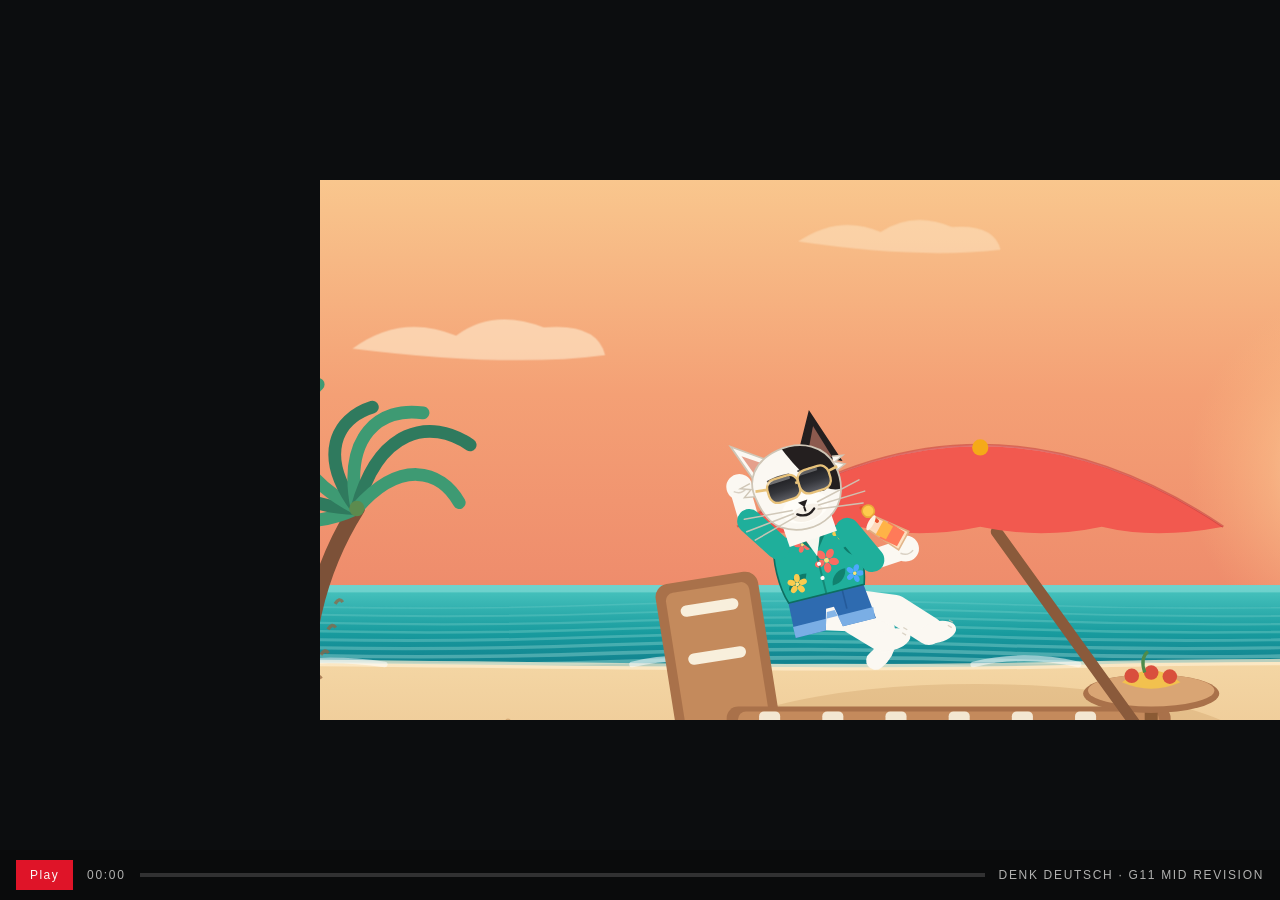
<file: film/index.html>
<!DOCTYPE html>
<html lang="en">
<head>
<meta charset="utf-8">
<title>DENK Deutsch — G11 Mid Revision</title>
<link rel="stylesheet" href="./style.css">
</head>
<body>
<div id="app">
  <div id="stage">
    <svg id="art" viewBox="0 0 1920 1080" preserveAspectRatio="xMidYMid slice">
      <defs>
        <linearGradient id="skyGrad" x1="0" y1="0" x2="0" y2="1">
          <stop offset="0" stop-color="#FDEBC2"/>
          <stop offset="0.42" stop-color="#F9C98F"/>
          <stop offset="0.72" stop-color="#F4A075"/>
          <stop offset="1" stop-color="#EE8A6B"/>
        </linearGradient>
        <radialGradient id="sunHalo" cx="0.5" cy="0.5" r="0.5">
          <stop offset="0" stop-color="#FFEFC4" stop-opacity="0.95"/>
          <stop offset="0.55" stop-color="#FFD79A" stop-opacity="0.35"/>
          <stop offset="1" stop-color="#FFC98A" stop-opacity="0"/>
        </radialGradient>
        <linearGradient id="seaGrad" x1="0" y1="0" x2="0" y2="1">
          <stop offset="0" stop-color="#4CC6C0"/>
          <stop offset="0.45" stop-color="#189B9E"/>
          <stop offset="1" stop-color="#0C6B80"/>
        </linearGradient>
        <linearGradient id="sandGrad" x1="0" y1="0" x2="0" y2="1">
          <stop offset="0" stop-color="#F4D6A4"/>
          <stop offset="0.4" stop-color="#E9C08C"/>
          <stop offset="1" stop-color="#D8A46C"/>
        </linearGradient>
        <linearGradient id="lensGrad" x1="0" y1="0" x2="0" y2="1">
          <stop offset="0" stop-color="#1C1C1F"/>
          <stop offset="0.55" stop-color="#34353A"/>
          <stop offset="1" stop-color="#5E5F66"/>
        </linearGradient>
        <linearGradient id="pinkGrad" x1="0" y1="0" x2="0" y2="1">
          <stop offset="0" stop-color="#FF8FBA"/>
          <stop offset="0.5" stop-color="#FF4E90"/>
          <stop offset="1" stop-color="#E0186C"/>
        </linearGradient>
        <radialGradient id="drawerGlow" cx="0.5" cy="0.35" r="0.75">
          <stop offset="0" stop-color="#FFE7F0"/>
          <stop offset="0.5" stop-color="#FF69A6"/>
          <stop offset="1" stop-color="#C01660" stop-opacity="0.4"/>
        </radialGradient>
        <radialGradient id="flashGrad" cx="0.5" cy="0.5" r="0.6">
          <stop offset="0" stop-color="#FFFFFF"/>
          <stop offset="0.35" stop-color="#FFD3E5"/>
          <stop offset="1" stop-color="#FF3F86" stop-opacity="0"/>
        </radialGradient>
        <clipPath id="headClip">
          <path d="M -46 -56 C -50 -80 -34 -98 -6 -101 C 24 -104 46 -88 50 -64 C 53 -44 46 -22 26 -12 C 8 -3 -14 -6 -30 -18 C -42 -28 -45 -42 -46 -56 Z"/>
        </clipPath>
        <clipPath id="shirtClip">
          <path d="M -47 -198 C -56 -176 -55 -140 -48 -120 L 48 -120 C 55 -140 56 -176 47 -198 Z"/>
        </clipPath>
        <clipPath id="canopyClip">
          <path d="M 685 520 Q 985 318 1285 520 Z"/>
        </clipPath>
        <clipPath id="drawerClip">
          <rect x="-140" y="-360" width="280" height="360"/>
        </clipPath>
      </defs>
      <g id="scene"></g>
    </svg>
    <div id="type"></div>
    <div id="makeup"></div>
  </div>
</div>
<div id="hud">
  <button id="play">Play</button>
  <span id="clock">00:00</span>
  <div class="bar"><i id="bar"></i></div>
  <span>DENK DEUTSCH · G11 MID REVISION</span>
</div>
<script type="module" src="./film.js"></script>
</body>
</html>
</file>
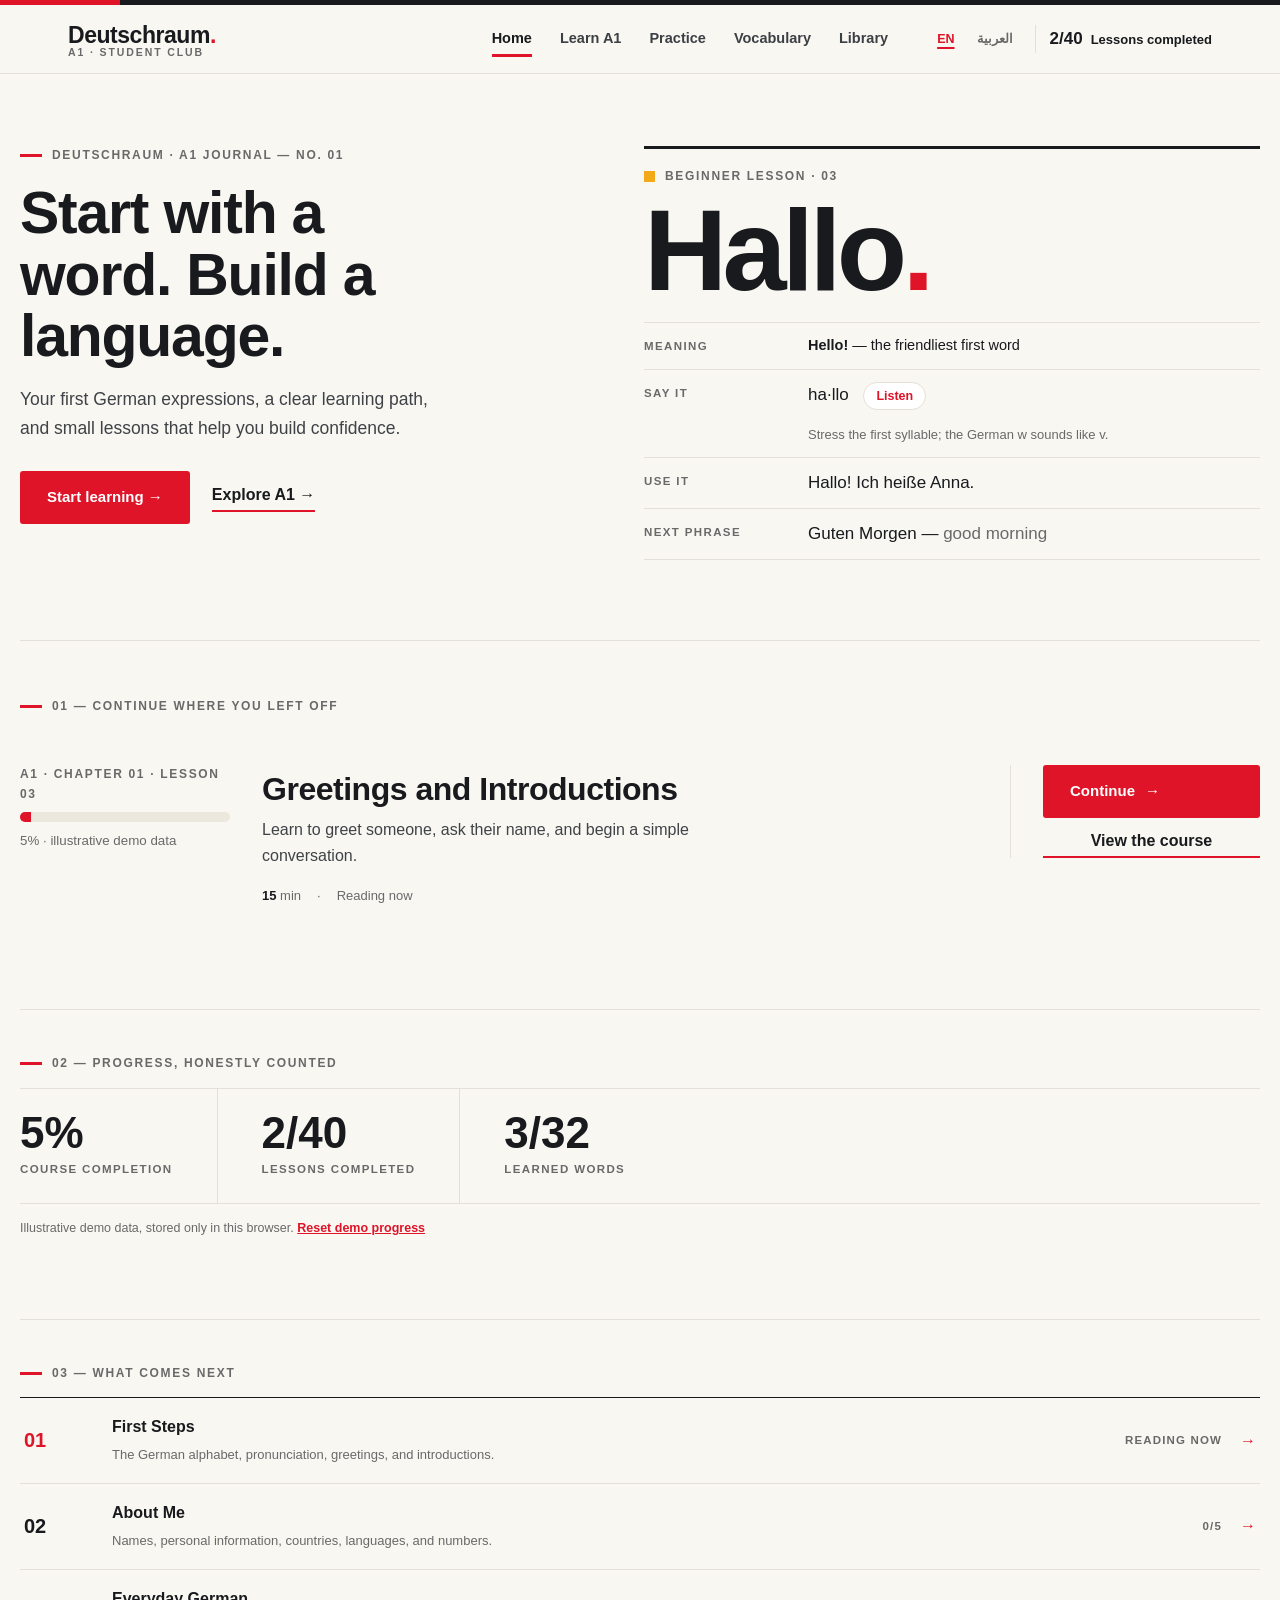
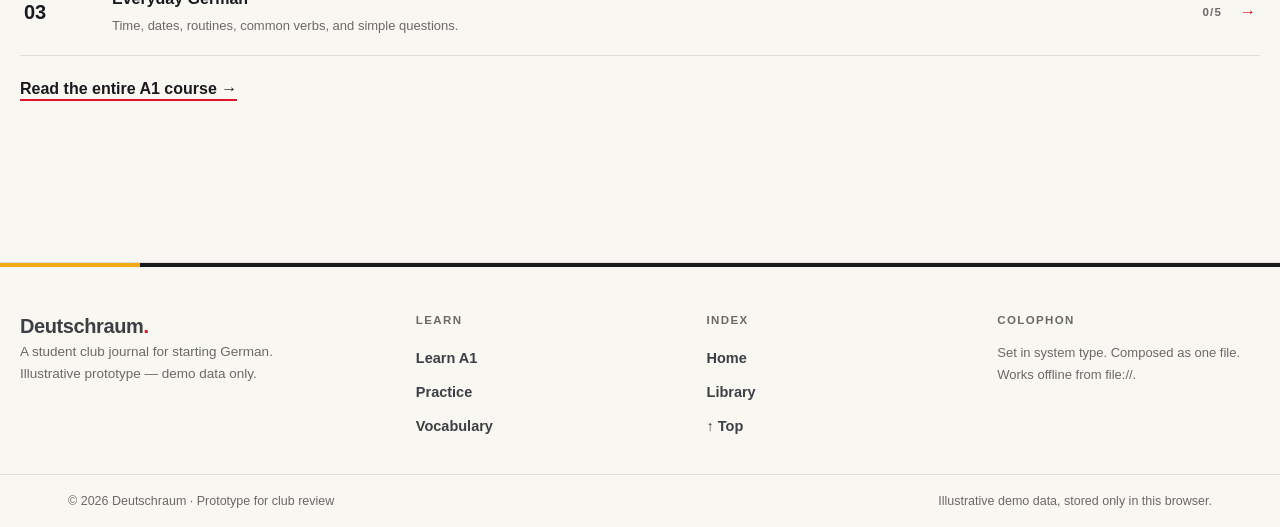
<file: deutschraum-open.html>
<!DOCTYPE html>
<html lang="en" dir="ltr">
<head>
<meta charset="UTF-8">
<meta name="viewport" content="width=device-width, initial-scale=1.0">
<title>Deutschraum — Start with a word. Build a language.</title>
<meta name="description" content="Deutschraum Open Edition: an editorial A1 German learning journal. Single-file prototype.">
<link rel="icon" href="data:image/svg+xml,%3Csvg xmlns='http://www.w3.org/2000/svg' viewBox='0 0 32 32'%3E%3Crect width='32' height='32' fill='%23F8F7F2'/%3E%3Ctext x='16' y='23' text-anchor='middle' font-family='Arial' font-size='20' font-weight='bold' fill='%23181A1D'%3ED%3C/text%3E%3Crect x='6' y='25' width='20' height='3' fill='%23DF1428'/%3E%3C/svg%3E">
<style>
/* ================================================================
   DEUTSCHRAUM — THE OPEN EDITION (editorial learning journal)
   00 Tokens 01 Base 02 Masthead 03 Journal hero 04 Resume+progress
   05 Chapter index 06 Module 07 Lesson 08 Practice 09 Vocabulary
   10 Library 11 Footer 12 Modal+toast 13 RTL 14 Responsive
   ================================================================ */
:root{
  --ink:#181A1D; --red:#DF1428; --red-dark:#B30F20; --gold:#F2AA18;
  --paper:#F8F7F2; --white:#FFFFFF; --gray:#696969; --border:#E4E0D8;
  --font:Inter,"Segoe UI",Arial,Tahoma,sans-serif;
  --max:1240px;
}
*{box-sizing:border-box}
html{scroll-behavior:smooth}
body{margin:0;background:var(--paper);color:var(--ink);font-family:var(--font);font-size:16px;line-height:1.65;-webkit-font-smoothing:antialiased}
h1,h2,h3{margin:0;line-height:1.18;letter-spacing:-.015em;font-weight:800}
p{margin:0 0 1rem}
a{color:inherit}
button{font:inherit;cursor:pointer}
::selection{background:var(--red);color:#fff}
:focus-visible{outline:3px solid var(--red);outline-offset:2px}
.de{direction:ltr;unicode-bidi:embed}
svg{direction:ltr}
.wrap{max-width:var(--max);margin:0 auto;padding:0 48px}
.skip{position:absolute;inset-inline-start:16px;top:-70px;background:var(--ink);color:#fff;padding:10px 18px;z-index:99;text-decoration:none}
.skip:focus{top:12px;color:#fff}
.view{display:none}
.view.active{display:block;animation:fade .2s ease}
@keyframes fade{from{opacity:0}to{opacity:1}}
/* typographic roles: display / reading / index */
.display{font-weight:800;letter-spacing:-.02em;line-height:1.05}
.index{font-size:12px;font-weight:700;letter-spacing:.14em;text-transform:uppercase;color:var(--gray)}
.index .tick{display:inline-block;width:22px;height:3px;background:var(--red);vertical-align:middle;margin-inline-end:10px}
.rule-top{border-top:1px solid var(--border)}
.btn{display:inline-flex;align-items:center;gap:10px;border-radius:3px;padding:13px 26px;font-weight:700;font-size:15px;text-decoration:none;border:1.5px solid transparent;transition:background .16s ease,color .16s ease,border-color .16s ease}
.btn.red{background:var(--red);color:#fff}
.btn.red:hover{background:var(--red-dark)}
.btn.line{background:transparent;border-color:var(--ink);color:var(--ink)}
.btn.line:hover{background:var(--ink);color:#fff}
.btn.small{padding:9px 16px;font-size:13.5px}
.btn:disabled{opacity:.5;cursor:default}
.link-arrow{font-weight:700;text-decoration:none;border-bottom:2px solid var(--red);padding-bottom:2px}
.link-arrow:hover{color:var(--red)}
.hairline{height:10px;border-radius:99px;background:#ECE8DE;overflow:hidden}
.hairline i{display:block;height:100%;background:var(--red);transition:width .35s ease}
.section{padding:64px 0}
.sec-kick{margin-bottom:14px}
/* ---------- 02 Masthead ---------- */
.topline{height:5px;background:var(--ink)}
.topline i{display:block;height:100%;width:120px;background:var(--red)}
header.site{position:sticky;top:0;z-index:50;background:rgba(248,247,242,.97);border-bottom:1px solid var(--border)}
.mast{display:flex;align-items:baseline;gap:26px;min-height:66px;padding-top:14px;padding-bottom:14px}
.wordmark{text-decoration:none;font-weight:800;font-size:23px;letter-spacing:-.02em;line-height:1;white-space:nowrap}
.wordmark .rdot{color:var(--red)}
.wordmark small{font-size:10.5px;font-weight:700;letter-spacing:.18em;color:var(--gray);display:block}
nav.main{display:flex;gap:2px;margin-inline-start:auto}
nav.main a{text-decoration:none;font-size:14.5px;font-weight:600;color:#3c3f44;padding:8px 13px;position:relative}
nav.main a:hover{color:var(--ink)}
nav.main a[aria-current="page"]{color:var(--ink)}
nav.main a[aria-current="page"]::after{content:"";position:absolute;inset-inline:13px;bottom:2px;height:2.5px;background:var(--red)}
.mast-actions{display:flex;align-items:center;gap:12px}
.langseg{display:flex;gap:2px;font-size:12.5px;font-weight:700}
.langseg button{border:0;background:transparent;padding:7px 10px;color:var(--gray);font-weight:700}
.langseg button.on{color:var(--red);text-decoration:underline;text-underline-offset:4px;text-decoration-thickness:2px}
.progress-link{display:flex;align-items:baseline;gap:8px;text-decoration:none;font-size:13px;font-weight:700;border-inline-start:1px solid var(--border);padding-inline-start:14px}
.progress-link b{font-size:17px}
.progress-link:hover{color:var(--red)}
.burger{display:none;border:1px solid var(--border);background:#fff;border-radius:3px;padding:7px 12px;font-size:16px}
.mobilemenu{display:none;border-top:1px solid var(--border);background:var(--paper);padding:6px 48px 14px}
.mobilemenu.open{display:block}
.mobilemenu a{display:block;padding:11px 2px;border-bottom:1px solid var(--border);text-decoration:none;font-weight:600}
.mobilemenu a:last-child{border-bottom:0}
/* ---------- 03 Journal hero ---------- */
.jhero{padding:72px 0 64px;border-bottom:1px solid var(--border)}
.jhero-grid{display:grid;grid-template-columns:1fr 1.1fr;gap:64px;align-items:start}
.jhero h1{font-size:clamp(40px,4.6vw,62px);margin:16px 0 18px;max-width:12ch}
.lede{font-size:17.5px;color:#3f4247;max-width:44ch}
.jhero-cta{display:flex;gap:22px;align-items:center;margin-top:28px;flex-wrap:wrap}
/* the word study: typographic centerpiece */
.word-study{border-top:3px solid var(--ink);padding-top:18px}
.ws-tag{display:flex;align-items:center;gap:10px;margin-bottom:6px}
.ws-tag .sq{width:11px;height:11px;background:var(--gold)}
.ws-word{font-size:clamp(84px,9vw,132px);font-weight:800;letter-spacing:-.04em;line-height:1;margin:0}
.ws-word .per{color:var(--red)}
.ws-meta{margin-top:14px;border-top:1px solid var(--border)}
.ws-meta div{display:grid;grid-template-columns:150px 1fr;gap:14px;padding:11px 0;border-bottom:1px solid var(--border);font-size:14.5px}
.ws-meta dt,.ws-meta .k{font-size:11.5px;font-weight:700;letter-spacing:.12em;text-transform:uppercase;color:var(--gray);padding-top:3px}
.ws-meta .de{font-size:17px}
/* ---------- 04 Resume + progress ---------- */
.resume{display:grid;grid-template-columns:210px 1fr auto;gap:32px;align-items:start;padding:34px 0}
.resume-meta{display:grid;gap:8px;align-content:start}
.resume h2{font-size:clamp(24px,2.6vw,32px);margin:6px 0 8px}
.resume p.desc{color:#3f4247;max-width:58ch}
.resume-facts{display:flex;gap:16px;flex-wrap:wrap;margin:16px 0 4px;font-size:13px;color:var(--gray)}
.resume-facts b{color:var(--ink)}
.resume-side{min-width:250px;border-inline-start:1px solid var(--border);padding-inline-start:32px;display:grid;gap:10px}
.resume-side .pct{display:flex;justify-content:space-between;font-size:13px;font-weight:700}
.counts{display:grid;grid-template-columns:repeat(3,auto);gap:0;justify-content:start;border-top:1px solid var(--border);border-bottom:1px solid var(--border)}
.counts>div{padding:22px 44px 22px 0;margin-inline-end:44px;border-inline-end:1px solid var(--border)}
.counts>div:last-child{border-inline-end:0;margin-inline-end:0}
.counts b{font-size:44px;font-weight:800;line-height:1;display:block}
.counts span{font-size:11.5px;font-weight:700;letter-spacing:.12em;text-transform:uppercase;color:var(--gray)}
.demonote{margin-top:14px;font-size:12.5px;color:var(--gray)}
.demonote button{background:none;border:0;color:var(--red);font-weight:700;text-decoration:underline;padding:0;font-size:12.5px}
/* upcoming chapter preview */
.upnext{margin-top:8px;border-top:1px solid var(--ink)}
.upnext a{display:grid;grid-template-columns:70px 1fr auto auto;gap:18px;align-items:center;padding:16px 4px;border-bottom:1px solid var(--border);text-decoration:none}
.upnext a:hover{background:#fff}
.upnext .n{font-weight:800;font-size:20px}
.upnext .n.current{color:var(--red)}
.upnext b{font-size:16px;display:block}
.upnext small{color:var(--gray);font-size:13px}
.upnext .st{font-size:11.5px;font-weight:700;letter-spacing:.1em;text-transform:uppercase;color:var(--gray)}
.upnext .arr{font-weight:800;color:var(--red)}
/* ---------- 05 Chapter index ---------- */
.ch-index{border-top:3px solid var(--ink);margin-top:8px}
.ch{display:grid;grid-template-columns:110px 1fr auto;gap:26px;align-items:start;padding:26px 4px;border-bottom:1px solid var(--border)}
.ch:hover{background:#fff}
.ch .num{font-size:46px;font-weight:800;line-height:1;color:var(--ink)}
.ch.is-current .num{color:var(--red)}
.ch .mark{font-size:11.5px;font-weight:700;letter-spacing:.12em;text-transform:uppercase;display:flex;align-items:center;gap:8px;margin-bottom:6px}
.ch .mark::before{content:"";width:22px;height:3px;background:var(--border)}
.ch.is-current .mark{color:var(--red)}
.ch.is-current .mark::before{background:var(--red)}
.ch.is-done .mark{color:#8a6d00}
.ch.is-done .mark::before{background:var(--gold)}
.ch h3{font-size:21px;margin:0 0 4px}
.ch p{color:var(--gray);font-size:14.5px;margin:0 0 10px;max-width:64ch}
.ch-meta{display:flex;gap:16px;flex-wrap:wrap;font-size:12.5px;color:var(--gray)}
.ch-meta b{color:var(--ink)}
.ch-side{display:grid;gap:10px;justify-items:end;min-width:170px}
.ch-side .hairline{width:150px}
/* ---------- 06 Module ---------- */
.crumb{font-size:13px;color:var(--gray);margin:30px 0 18px;display:flex;gap:10px;flex-wrap:wrap}
.crumb a{color:var(--red);text-decoration:none;font-weight:700}
.mod-open{display:grid;grid-template-columns:130px 1fr;gap:28px;align-items:start;padding:8px 0 6px}
.mod-open .num{font-size:88px;font-weight:800;line-height:1}
.mod-open .num small{display:block;font-size:11.5px;font-weight:700;letter-spacing:.14em;color:var(--gray);margin-top:8px}
.mod-open h2{font-size:clamp(28px,3.4vw,40px);margin:4px 0 8px}
.mod-open p.obj{color:#3f4247;max-width:68ch}
.lrow{display:grid;grid-template-columns:64px 1fr auto auto;gap:18px;align-items:center;width:100%;text-align:start;background:transparent;border:0;border-top:1px solid var(--border);padding:17px 6px;font:inherit;cursor:pointer}
.lrow:last-of-type{border-bottom:1px solid var(--border)}
.lrow:hover{background:#fff}
.lrow .n{font-weight:800;font-size:17px;color:var(--gray)}
.lrow.done .n{color:var(--ink)}
.lrow.current .n{color:var(--red)}
.lrow .t b{display:block;font-size:16.5px;font-weight:700}
.lrow .t span{font-size:13.5px;color:var(--gray)}
.lrow .st{font-size:11.5px;font-weight:700;letter-spacing:.1em;text-transform:uppercase;color:var(--gray)}
.lrow.done .st{color:#8a6d00}
.lrow.current .st{color:var(--red)}
.prevnext{display:flex;justify-content:space-between;gap:12px;margin:28px 0 8px;flex-wrap:wrap}
/* ---------- 07 Lesson ---------- */
.readgrid{display:grid;grid-template-columns:1fr 290px;gap:36px;align-items:start}
.sheet{background:var(--white);border:1px solid var(--border);padding:38px 40px;margin-bottom:22px}
.sheet.exercise{border-top:4px solid var(--red)}
.lesson-head h2{font-size:clamp(28px,3.4vw,42px);margin:8px 0 10px}
.lesson-facts{display:flex;gap:18px;flex-wrap:wrap;font-size:13px;color:var(--gray);margin:14px 0 18px}
.lesson-facts b{color:var(--ink)}
.teach h3.entry{font-size:27px;margin:26px 0 4px}
.teach h3.entry:first-child{margin-top:0}
.teach .use{color:var(--gray);font-size:14.5px}
table.vtable{width:100%;border-collapse:collapse;margin:18px 0 6px;font-size:15.5px}
table.vtable th{text-align:start;font-size:11.5px;letter-spacing:.12em;text-transform:uppercase;color:var(--gray);font-weight:700;padding:10px 12px 10px 0;border-bottom:2px solid var(--ink)}
table.vtable td{padding:13px 12px 13px 0;border-bottom:1px solid var(--border);vertical-align:top}
table.vtable td.de{font-weight:800;font-size:18px;white-space:nowrap}
.speak{border:1px solid var(--border);background:#fff;color:var(--red);border-radius:99px;padding:3px 12px;font-size:12.5px;font-weight:700;margin-inline-start:10px}
.speak:hover{background:#FBECEF}
.dialog{margin:20px 0;display:grid;gap:0;border-top:1px solid var(--border)}
.dialog div{padding:14px 2px;border-bottom:1px solid var(--border)}
.dialog div b.de{font-size:17px}
.dialog div small{color:var(--gray);display:block}
.note-ink{border-inline-start:3px solid var(--gold);padding:4px 0 4px 16px;margin:18px 0;font-size:14.5px;color:#3f4247}
aside.margin{background:transparent;border-top:3px solid var(--ink);padding-top:16px;font-size:14px;position:sticky;top:96px}
aside.margin h4{font-size:11.5px;letter-spacing:.12em;text-transform:uppercase;color:var(--gray);margin:0 0 10px}
aside.margin li{margin-bottom:12px}
aside.margin ul{list-style:none;margin:0;padding:0}
aside.margin .de{font-weight:700}
.opt{display:flex;align-items:center;gap:13px;width:100%;text-align:start;background:#fff;border:1px solid var(--border);padding:14px 16px;margin:10px 0;font-weight:600;font-size:15.5px;transition:border-color .15s ease,background .15s ease}
.opt:hover{border-color:var(--ink)}
.opt .olet{flex:none;font-weight:800;font-size:13px;color:var(--gray);width:26px}
.opt[aria-pressed="true"]{border-color:var(--ink);background:#F4F2EC}
.opt[aria-pressed="true"] .olet{color:var(--red)}
.opt.correct{border-color:var(--red);background:#FBECEF}
.opt.wrong{border-color:var(--border);background:#F1EEE9;color:var(--gray)}
.feed{display:none;border-inline-start:4px solid var(--ink);padding:12px 18px;margin-top:14px;font-size:14.5px;background:#F4F2EC}
.feed.show{display:block}
.feed.good{border-color:var(--red);background:#FBECEF}
.ex-top{display:flex;align-items:center;gap:14px;margin-bottom:12px}
.ex-top .hairline{flex:1}
.lesson-actions{display:flex;gap:10px;flex-wrap:wrap;margin-top:4px}
/* ---------- 08 Practice ---------- */
.plist{border-top:3px solid var(--ink)}
.prow{display:grid;grid-template-columns:64px 1fr auto;gap:20px;align-items:center;padding:18px 4px;border-bottom:1px solid var(--border)}
.prow .pic{width:46px;height:46px;border:1px solid var(--border);border-radius:50%;display:grid;place-items:center;color:var(--red)}
.prow .pic svg{width:22px;height:22px}
.prow h3{font-size:17px;margin:0 0 2px}
.prow p{font-size:14px;color:var(--gray);margin:0}
.quiz{margin-top:26px}
/* ---------- 09 Vocabulary ---------- */
.vtools{display:flex;gap:14px;flex-wrap:wrap;align-items:center;margin-bottom:6px}
.vtools input{flex:1;min-width:220px;border:1px solid var(--border);background:#fff;padding:12px 16px;font:inherit;border-radius:3px}
.vtools input:focus{border-color:var(--red);outline:none}
.fchips{display:flex;gap:4px 18px;flex-wrap:wrap;margin:14px 0 4px}
.fchips button{border:0;background:none;padding:6px 2px;font-size:13.5px;font-weight:700;color:var(--gray);border-bottom:2px solid transparent}
.fchips button.on{color:var(--ink);border-color:var(--red)}
.fchips button .c{font-weight:400;color:#a09a8e}
.vindex{border-top:2px solid var(--ink);margin-top:10px}
.vrow{display:grid;grid-template-columns:1fr auto auto auto auto;gap:18px;align-items:baseline;padding:15px 4px;border-bottom:1px solid var(--border);font-size:15px}
.vrow .de{font-weight:800;font-size:18px}
.vrow .en{color:var(--gray)}
.vrow .meta{font-size:12.5px;color:var(--gray)}
.vrow .mark{font-size:11.5px;font-weight:700;letter-spacing:.08em;text-transform:uppercase}
.vrow .mark.done{color:#8a6d00}
.vrow .mark.rev{color:var(--red)}
.modebar{display:flex;gap:8px;margin:26px 0 18px;border-bottom:1px solid var(--border);padding-bottom:0}
.modebar button{border:0;background:none;font-weight:700;font-size:14.5px;padding:10px 4px;margin-inline-end:26px;color:var(--gray);border-bottom:3px solid transparent}
.modebar button.on{color:var(--ink);border-color:var(--red)}
.study{max-width:640px;margin:0 auto;text-align:center;border:1px solid var(--border);background:#fff;padding:48px 40px;cursor:pointer;min-height:340px;display:flex;flex-direction:column;justify-content:center;gap:10px}
.study .big{font-size:clamp(38px,5vw,58px);font-weight:800;letter-spacing:-.02em}
.study .ex{color:var(--gray);font-size:15px}
.study .hint{font-size:12px;letter-spacing:.12em;text-transform:uppercase;color:var(--gray)}
.study-ctrl{display:flex;gap:10px;justify-content:center;margin-top:20px;flex-wrap:wrap}
.study-prog{max-width:640px;margin:16px auto 0;text-align:center;font-size:12.5px;color:var(--gray)}
/* ---------- 10 Library ---------- */
.libgroup{margin-bottom:34px}
.libgroup h3{font-size:12px;letter-spacing:.14em;text-transform:uppercase;color:var(--gray);margin:0 0 4px}
.librow{display:grid;grid-template-columns:1fr auto;gap:18px;align-items:center;padding:16px 4px;border-bottom:1px solid var(--border)}
.librow:first-of-type{border-top:1px solid var(--border)}
.librow h4{font-size:16.5px;margin:0 0 3px;font-weight:700}
.librow p{margin:0;font-size:14px;color:var(--gray)}
.about{border-top:3px solid var(--ink);margin-top:10px;padding-top:26px;display:grid;grid-template-columns:1fr 1fr;gap:40px}
.about h3{font-size:24px;margin:0 0 10px}
.about p{color:#3f4247}
/* ---------- 11 Footer ---------- */
footer{border-top:1px solid var(--border);margin-top:80px;background:var(--paper)}
.foot-rule{height:4px;background:var(--ink)}
.foot-rule i{display:block;height:100%;width:140px;background:var(--gold)}
.foot{display:grid;grid-template-columns:1.4fr 1fr 1fr 1fr;gap:28px;padding:44px 0 30px}
.foot p{font-size:13.5px;color:var(--gray);max-width:36ch}
.foot h4{font-size:11.5px;letter-spacing:.12em;text-transform:uppercase;color:var(--gray);margin:0 0 12px}
.foot a{display:block;text-decoration:none;font-size:14.5px;font-weight:600;padding:5px 0;color:#3c3f44}
.foot a:hover{color:var(--red)}
.colophon{border-top:1px solid var(--border);padding:16px 0;font-size:12.5px;color:var(--gray)}
.colophon .wrap{display:flex;justify-content:space-between;gap:12px;flex-wrap:wrap}
/* ---------- 12 Modal + toast ---------- */
.overlay{position:fixed;inset:0;background:rgba(24,26,29,.45);display:none;place-items:center;z-index:100;padding:20px}
.overlay.open{display:grid}
.modal{background:#fff;max-width:460px;width:100%;padding:32px;border-top:5px solid var(--red)}
.modal h3{font-size:20px;margin:0 0 8px}
.modal p{color:var(--gray);font-size:14.5px}
.modal .row{display:flex;gap:10px;justify-content:flex-end;margin-top:22px}
.toast{position:fixed;bottom:26px;inset-inline:0;display:flex;justify-content:center;z-index:120;pointer-events:none}
.toast span{background:var(--ink);color:#fff;padding:12px 24px;font-size:14px;font-weight:700;opacity:0;transform:translateY(12px);transition:all .2s ease}
.toast.show span{opacity:1;transform:none}
/* ---------- 13 RTL ---------- */
[dir="rtl"] .index,[dir="rtl"] .counts span,[dir="rtl"] .foot h4,[dir="rtl"] .libgroup h3,[dir="rtl"] .upnext .st,[dir="rtl"] .lrow .st,[dir="rtl"] .ch .mark,[dir="rtl"] .vrow .mark,[dir="rtl"] table.vtable th,[dir="rtl"] aside.margin h4,[dir="rtl"] .study .hint,[dir="rtl"] .mod-open .num small{letter-spacing:0}
.arr{display:inline-block}
[dir="rtl"] .arr{transform:scaleX(-1)}
/* ---------- 14 Responsive ---------- */
@media(max-width:1024px){
  .wrap{padding:0 32px}
  .jhero-grid{grid-template-columns:1fr;gap:44px}
  .readgrid{grid-template-columns:1fr}
  aside.margin{position:static}
  .about{grid-template-columns:1fr;gap:20px}
  .resume{grid-template-columns:1fr}
  .resume-side{border-inline-start:0;padding-inline-start:0;border-top:1px solid var(--border);padding-top:20px}
  .ch{grid-template-columns:80px 1fr}
  .ch-side{grid-column:2;justify-items:start}
  .ch-side .hairline{width:100%}
}
@media(max-width:768px){
  nav.main{display:none}
  .burger{display:block}
  .mobilemenu.open{display:block}
  .mast-actions{margin-inline-start:auto}
  .progress-link span.lbl{display:none}
  .counts{grid-template-columns:1fr 1fr}
  .counts>div{padding:18px 0;margin:0;border-inline-end:0;border-bottom:1px solid var(--border)}
  .counts>div:nth-child(odd){border-inline-end:1px solid var(--border);padding-inline-end:20px}
  .counts>div:nth-child(even){padding-inline-start:20px}
  .upnext a{grid-template-columns:52px 1fr auto}
  .upnext .st{display:none}
  .vrow{grid-template-columns:1fr auto;row-gap:4px}
  .vrow .en{grid-column:1}
  .vrow .meta,.vrow .mark{grid-column:2;grid-row:1}
  .vrow .meta{display:none}
  .lrow{grid-template-columns:48px 1fr auto}
  .lrow .st{display:none}
  .sheet{padding:26px 22px}
  .ws-meta div{grid-template-columns:110px 1fr}
  .prow{grid-template-columns:1fr auto}
  .prow .pic{display:none}
  .foot{grid-template-columns:1fr 1fr}
  .librow{grid-template-columns:1fr}
}
@media(max-width:520px){
  .wrap{padding:0 18px}
  .mobilemenu{padding:6px 18px 12px}
  .section{padding:44px 0}
  .jhero{padding:48px 0 44px}
  .jhero h1{font-size:37px}
  .ws-word{font-size:76px}
  .counts{grid-template-columns:1fr}
  .counts>div{border-inline-end:0!important;padding-inline-start:0!important}
  .counts>div{border-bottom:1px solid var(--border)}
  .counts>div:last-child{border-bottom:0}
  .foot{grid-template-columns:1fr}
  .mod-open{grid-template-columns:1fr}
  .mod-open .num{font-size:64px}
  .wordmark{font-size:20px}
}
@media(prefers-reduced-motion:reduce){
  *{animation:none!important;transition:none!important;scroll-behavior:auto!important}
}
</style>
</head>
<body>
<a class="skip" href="#main" data-i18n="skip">Skip to content</a>
<div class="topline" aria-hidden="true"><i></i></div>

<!-- ================= HEADER ================= -->
<header class="site">
  <div class="wrap mast">
    <a class="wordmark" href="#/home" aria-label="Deutschraum home">Deutschraum<span class="rdot">.</span><small>A1 · STUDENT CLUB</small></a>
    <nav class="main" aria-label="Primary">
      <a href="#/home" data-nav="home" data-i18n="nav_home">Home</a>
      <a href="#/learn" data-nav="learn" data-i18n="nav_learn">Learn A1</a>
      <a href="#/practice" data-nav="practice" data-i18n="nav_practice">Practice</a>
      <a href="#/vocab" data-nav="vocab" data-i18n="nav_vocab">Vocabulary</a>
      <a href="#/library" data-nav="library" data-i18n="nav_lib">Library</a>
    </nav>
    <div class="mast-actions">
      <div class="langseg" role="group" aria-label="Language">
        <button id="btnEN" class="on" type="button">EN</button>
        <button id="btnAR" type="button">العربية</button>
      </div>
      <a class="progress-link" href="#/learn" id="progressLink" title="Course progress"><b id="pillText">0/40</b><span class="lbl" data-i18n="s_done">Lessons completed</span></a>
      <button class="burger" id="burger" aria-expanded="false" aria-controls="mmenu" aria-label="Menu">☰</button>
    </div>
  </div>
  <div class="mobilemenu" id="mmenu">
    <a href="#/home" data-i18n="nav_home">Home</a>
    <a href="#/learn" data-i18n="nav_learn">Learn A1</a>
    <a href="#/practice" data-i18n="nav_practice">Practice</a>
    <a href="#/vocab" data-i18n="nav_vocab">Vocabulary</a>
    <a href="#/library" data-i18n="nav_lib">Library</a>
  </div>
</header>

<main id="main">
<!-- ================= VIEW: HOME ================= -->
<section class="view active" id="view-home">
  <div class="wrap jhero">
    <div class="jhero-grid">
      <div>
        <p class="index"><span class="tick"></span><span data-i18n="issue">Deutschraum · A1 Journal — No. 01</span></p>
        <h1 class="display" data-i18n="hero_h">Start with a word. Build a language.</h1>
        <p class="lede" data-i18n="hero_sub">Your first German expressions, a clear learning path, and small lessons that help you build confidence.</p>
        <div class="jhero-cta">
          <a class="btn red" href="#/learn" id="heroStart" data-i18n="cta_start">Start learning →</a>
          <a class="link-arrow" href="#/learn"><span data-i18n="cta_explore">Explore A1</span> <span class="arr">→</span></a>
        </div>
      </div>
      <article class="word-study" aria-label="First word study: Hallo">
        <div class="ws-tag"><span class="sq"></span><span class="index" data-i18n="ws_tag">Beginner lesson · 03</span></div>
        <h2 class="ws-word de">Hallo<span class="per">.</span></h2>
        <dl class="ws-meta">
          <div><span class="k" data-i18n="ws_meaning">Meaning</span><span><b>Hello!</b> — <span data-i18n="ws_meaning_t">the friendliest first word</span></span></div>
          <div><span class="k" data-i18n="ws_say">Say it</span><span class="de">ha·llo <button class="speak" id="wsSpeak" type="button">Listen</button></span><span style="grid-column:2;color:var(--gray);font-size:13px" data-i18n="ws_say_t">Stress the first syllable; the German w sounds like v.</span></div>
          <div><span class="k" data-i18n="ws_use">Use it</span><span class="de">Hallo! Ich heiße Anna.</span></div>
          <div><span class="k" data-i18n="ws_next">Next phrase</span><span class="de">Guten Morgen — <span style="color:var(--gray)">good morning</span></span></div>
        </dl>
      </article>
    </div>
  </div>

  <div class="wrap section" style="padding-top:56px">
    <p class="index sec-kick"><span class="tick"></span><span>01 — <span data-i18n="resume_k">Continue where you left off</span></span></p>
    <div class="resume">
      <div class="resume-meta">
        <span class="index" id="ccWhere">A1 · Module 01 · Lesson 03</span>
        <div class="hairline"><i id="ccBar" style="width:0%"></i></div>
        <small style="color:var(--gray)"><span id="ccPct">0%</span> · <span data-i18n="sample_tag">illustrative demo data</span></small>
      </div>
      <div>
        <h2 id="ccTitle">Greetings and Introductions</h2>
        <p class="desc" id="ccObj">Learn to greet someone, ask their name, and begin a simple conversation.</p>
        <div class="resume-facts"><span><b id="ccTime">15</b> <span data-i18n="min_w">min</span></span><span>·</span><span id="ccState">Not started</span></div>
      </div>
      <div class="resume-side">
        <button class="btn red" id="ccBtn" type="button" style="width:100%"><span data-i18n="continue">Continue</span> <span class="arr">→</span></button>
        <a class="link-arrow" href="#/learn" style="text-align:center"><span data-i18n="view_course">View the course</span></a>
      </div>
    </div>
  </div>

  <div class="wrap section rule-top" style="padding-top:44px">
    <p class="index sec-kick"><span class="tick"></span><span>02 — <span data-i18n="prog_k">Progress, honestly counted</span></span></p>
    <div class="counts" role="list">
      <div role="listitem"><b id="stCourse">0%</b><span data-i18n="s_course">Course completion</span></div>
      <div role="listitem"><b id="stLessons">0/40</b><span data-i18n="s_done">Lessons completed</span></div>
      <div role="listitem"><b id="stWords">0/32</b><span data-i18n="s_words">Learned words</span></div>
    </div>
    <p class="demonote"><span data-i18n="demo_note">Illustrative demo data, stored only in this browser.</span> <button id="resetBtn" type="button" data-i18n="reset">Reset demo progress</button></p>
  </div>

  <div class="wrap section rule-top" style="padding-top:44px">
    <p class="index sec-kick"><span class="tick"></span><span>03 — <span data-i18n="up_k">What comes next</span></span></p>
    <div class="upnext" id="upNext"></div>
    <p style="margin-top:20px"><a class="link-arrow" href="#/learn"><span data-i18n="view_all">Read the entire A1 course</span> <span class="arr">→</span></a></p>
  </div>
</section>
<!-- ================= VIEW: LEARN ================= -->
<section class="view" id="view-learn">
  <div class="wrap section">
    <p class="index sec-kick"><span class="tick"></span><span data-i18n="road_kicker">The A1 course · proposed chapters</span></p>
    <h2 class="display" style="font-size:clamp(30px,3.6vw,44px);margin-bottom:10px" data-i18n="road_h">Eight chapters, one journey.</h2>
    <p style="color:var(--gray);max-width:62ch" data-i18n="road_p">Work through the chapters in order. Progress is counted from your finished lessons. <span data-i18n="road_note">A proposed club curriculum — not an official CEFR syllabus.</span></p>
    <p class="index" id="ovTxt" style="margin-top:16px;color:var(--red)"></p>
    <div class="ch-index" id="journey" style="margin-top:30px"></div>
  </div>
</section>

<!-- ================= VIEW: MODULE ================= -->
<section class="view" id="view-module">
  <div class="wrap section">
    <p class="crumb"><a href="#/learn" data-i18n="crumb_course">A1 course</a><span>·</span><span id="mCrumb">Chapter 01</span></p>
    <div class="mod-open">
      <div class="num"><span id="mNum">01</span><small data-i18n="chapter">Chapter</small></div>
      <div>
        <h2 id="mTitle">First Steps</h2>
        <p class="obj" id="mObj"></p>
        <div class="ch-meta" id="mTags" style="margin:12px 0 16px"></div>
        <div class="hairline" style="max-width:340px"><i id="mBar" style="width:0%"></i></div>
        <small style="color:var(--gray)" id="mProg"></small>
      </div>
    </div>
    <div id="mLessons" style="margin-top:26px"></div>
    <div class="prevnext">
      <button class="btn line small" id="mPrev" type="button"><span class="arr">←</span> <span data-i18n="prev_ch">Previous chapter</span></button>
      <a class="link-arrow" href="#/learn" data-i18n="back_index">Back to index</a>
      <button class="btn line small" id="mNext" type="button"><span data-i18n="next_ch">Next chapter</span> <span class="arr">→</span></button>
    </div>
  </div>
</section>

<!-- ================= VIEW: LESSON ================= -->
<section class="view" id="view-lesson">
  <div class="wrap section">
    <p class="crumb"><a href="#/learn" data-i18n="crumb_course">A1 course</a><span>·</span><a href="#" id="lBack">Chapter 01</a><span>·</span><span id="lCrumb">Lesson</span></p>
    <div class="readgrid">
      <div>
        <div class="sheet lesson-head">
          <span class="index" id="lKicker" style="color:var(--red)">Chapter 01 · Lesson 03</span>
          <h2 id="lTitle">Greetings and Introductions</h2>
          <p style="color:var(--gray)" id="lObj"></p>
          <div class="lesson-facts"><span><b id="lMins">15</b> <span data-i18n="min_w">min</span></span><span>·</span><span id="lPos">Lesson 3</span></div>
          <div class="hairline"><i id="lBar" style="width:0%"></i></div>
        </div>
        <article class="sheet teach" id="lContent"></article>
        <div class="sheet exercise" aria-live="polite">
          <p class="index" style="color:var(--red)"><span id="exStep">Question 1 of 2</span></p>
          <div class="ex-top"><div class="hairline"><i id="exBar" style="width:0%"></i></div><b id="exScore">0 ★</b></div>
          <h3 id="exQ" style="font-size:21px;margin:6px 0 4px"></h3>
          <div id="exOpts" role="group" aria-label="Answer options"></div>
          <div style="display:flex;gap:10px;margin-top:14px;flex-wrap:wrap">
            <button class="btn red small" id="exSubmit" type="button" data-i18n="submit">Submit answer</button>
            <button class="btn line small" id="exNext" type="button" hidden data-i18n="next_q">Next question →</button>
          </div>
          <div class="feed" id="exFeed"></div>
          <div class="feed good" id="exDone" hidden></div>
        </div>
        <div class="lesson-actions">
          <button class="btn line small" id="lPrevBtn" type="button"><span class="arr">←</span> <span data-i18n="prev_l">Previous</span></button>
          <button class="btn line small" id="lReviewBtn" type="button" data-i18n="review">Review</button>
          <button class="btn red small" id="lCompleteBtn" type="button" data-i18n="mark_done">Mark complete</button>
          <button class="btn line small" id="lNextBtn" type="button"><span data-i18n="next_lesson">Next lesson</span> <span class="arr">→</span></button>
        </div>
      </div>
      <aside class="margin" aria-label="Margin notes">
        <h4 data-i18n="margin_h">Margin notes</h4>
        <ul id="lNotes"></ul>
      </aside>
    </div>
  </div>
</section>

<!-- ================= VIEW: PRACTICE ================= -->
<section class="view" id="view-practice">
  <div class="wrap section">
    <p class="index sec-kick"><span class="tick"></span><span data-i18n="prac_kicker">The exercise studio</span></p>
    <h2 class="display" style="font-size:clamp(28px,3.2vw,40px);margin-bottom:8px" data-i18n="prac_h">A little practice goes a long way.</h2>
    <p style="color:var(--gray);max-width:60ch" data-i18n="prac_p">Short focused sets. Choose a shelf, or work the revision quiz below.</p>
    <div class="plist" id="areas" style="margin-top:26px"></div>
    <div class="sheet quiz" style="margin-top:30px">
      <div style="display:flex;justify-content:space-between;align-items:baseline;gap:12px;flex-wrap:wrap;margin-bottom:6px">
        <h3 style="font-size:20px"><span data-i18n="quiz_t">A1 revision quiz</span> <span class="index" data-i18n="quiz_n">· six questions</span></h3>
        <span class="index" id="qCount" style="color:var(--red)">1 / 6</span>
      </div>
      <div class="hairline" style="margin-bottom:16px"><i id="qBar" style="width:0%"></i></div>
      <div id="qBody"></div>
      <div style="display:flex;gap:10px;margin-top:14px;flex-wrap:wrap">
        <button class="btn red small" id="qSubmit" type="button" data-i18n="submit">Submit answer</button>
        <button class="btn line small" id="qNext" type="button" hidden data-i18n="next_q">Next question →</button>
        <button class="btn line small" id="qRestart" type="button" hidden data-i18n="restart">Restart</button>
      </div>
      <div class="feed" id="qFeed"></div>
      <div id="qResult"></div>
    </div>
  </div>
</section>

<!-- ================= VIEW: VOCAB ================= -->
<section class="view" id="view-vocab">
  <div class="wrap section">
    <p class="index sec-kick"><span class="tick"></span><span data-i18n="voc_kicker">Language index · 32 entries</span></p>
    <h2 class="display" style="font-size:clamp(28px,3.2vw,40px);margin-bottom:8px" data-i18n="voc_h">Words, annotated.</h2>
    <p style="color:var(--gray);max-width:60ch" data-i18n="voc_p">Look words up in the index, or open study mode and test yourself.</p>
    <div class="modebar" role="tablist">
      <button id="tabIndex" class="on" type="button" data-i18n="mode_index">Word index</button>
      <button id="tabStudy" type="button" data-i18n="mode_study">Study mode</button>
    </div>
    <div id="paneIndex">
      <div class="vtools">
        <input id="vSearch" type="search" aria-label="Search vocabulary" placeholder="Suchen … Apfel / apple">
        <div class="fchips" id="vChips"></div>
      </div>
      <div class="vindex" id="vIndex"></div>
    </div>
    <div id="paneStudy" hidden>
      <div class="study" id="flash" role="button" tabindex="0" aria-label="Study card — activate to reveal">
        <span class="hint" id="vTopicF">Greetings</span>
        <span class="big de" id="vDe">Hallo!</span>
        <span class="ex" id="vBack" hidden><b id="vEn" style="font-size:22px">Hello!</b><br><span class="de" id="vEx"></span><br><span id="vPl" style="font-size:13px"></span></span>
        <span class="hint" data-i18n="tap_reveal">Tap to reveal</span>
      </div>
      <div class="study-ctrl">
        <button class="btn line small" id="vPrev" type="button"><span class="arr">←</span> <span data-i18n="prev">Previous</span></button>
        <button class="btn line small" id="vFlip" type="button" data-i18n="flip">Reveal</button>
        <button class="btn line small" id="vNext" type="button"><span data-i18n="next">Next</span> <span class="arr">→</span></button>
      </div>
      <div class="study-ctrl">
        <button class="btn red small" id="vLearned" type="button" data-i18n="mark_learned">Mark learned</button>
        <button class="btn line small" id="vReview" type="button" data-i18n="needs_rev">Needs revision</button>
      </div>
      <p class="study-prog"><span id="vPos">1 / 32</span> · <span id="vState">New</span></p>
      <div class="hairline" style="max-width:640px;margin:10px auto 0"><i id="vBar" style="width:3%"></i></div>
    </div>
  </div>
</section>

<!-- ================= VIEW: LIBRARY ================= -->
<section class="view" id="view-library">
  <div class="wrap section">
    <p class="index sec-kick"><span class="tick"></span><span data-i18n="lib_kicker">Library &amp; about</span></p>
    <h2 class="display" style="font-size:clamp(28px,3.2vw,40px);margin-bottom:8px" data-i18n="lib_h">Shelves for later.</h2>
    <p style="color:var(--gray);max-width:60ch" data-i18n="lib_p">Sample sheets the club will finalise, plus trusted websites that open in a new tab.</p>
    <div id="libGroups" style="margin-top:26px"></div>
    <div class="about">
      <div>
        <p class="index"><span class="tick"></span><span data-i18n="about_k">About Deutschraum</span></p>
        <h3 data-i18n="about_h">A school club for first German.</h3>
        <p data-i18n="about_p">Deutschraum is a student-led school club that takes beginners from zero German to everyday A1 conversations — alphabet, greetings, people, school, food, and town — in short lessons with flashcards and quizzes. This file is the proposed design and structure for the club team to refine.</p>
      </div>
      <div>
        <p class="index"><span class="tick"></span><span data-i18n="about_g">Learning goals</span></p>
        <h3 data-i18n="about_gh">Read, listen, write, speak.</h3>
        <p data-i18n="about_gp">Every chapter feeds the four skills: short readings, listen-and-repeat lines, small writing tasks, and speaking frames like “Ich heiße …”. Revision is built into the path, not bolted on.</p>
      </div>
    </div>
  </div>
</section>
</main>

<footer>
  <div class="foot-rule" aria-hidden="true"><i></i></div>
  <div class="wrap foot">
    <div>
      <a class="wordmark" href="#/home" aria-label="Deutschraum home" style="font-size:20px">Deutschraum<span class="rdot">.</span></a>
      <p data-i18n="foot_p">A student club journal for starting German. Illustrative prototype — demo data only.</p>
    </div>
    <div><h4 data-i18n="foot_learn">Learn</h4><a href="#/learn" data-i18n="nav_learn">Learn A1</a><a href="#/practice" data-i18n="nav_practice">Practice</a><a href="#/vocab" data-i18n="nav_vocab">Vocabulary</a></div>
    <div><h4 data-i18n="foot_index">Index</h4><a href="#/home" data-i18n="nav_home">Home</a><a href="#/library" data-i18n="nav_lib">Library</a><a href="#main">↑ Top</a></div>
    <div><h4>Colophon</h4><p style="font-size:13px" data-i18n="colophon">Set in system type. Composed as one file. Works offline from file://.</p></div>
  </div>
  <div class="colophon"><div class="wrap"><span>© 2026 Deutschraum · <span data-i18n="foot_proto">Prototype for club review</span></span><span data-i18n="demo_note">Illustrative demo data, stored only in this browser.</span></div></div>
</footer>

<div class="overlay" id="overlay">
  <div class="modal" role="dialog" aria-modal="true" aria-labelledby="moTitle">
    <h3 id="moTitle"></h3>
    <p id="moText"></p>
    <div class="row"><button class="btn line small" id="moCancel" type="button">Cancel</button><button class="btn red small" id="moOk" type="button">Confirm</button></div>
  </div>
</div>
<div class="toast" id="toast" aria-live="polite"><span id="toastTxt"></span></div>

<script>
"use strict";
"use strict";
/* ================================================================
   00 DATA — 8 proposed chapters, 40 lessons
   ================================================================ */
var MODULES=[
{id:1,title:"First Steps",obj:"The German alphabet, pronunciation, greetings, and introductions.",mins:57,lessons:[
 {t:"The German Alphabet",m:12,obj:"Recite A–Z plus Ä, Ö, Ü and ß.",body:"alphabet"},
 {t:"Pronunciation Basics",m:10,obj:"Master sch, ch, ei/ie and the w sound.",body:"pron"},
 {t:"Greetings and Introductions",m:15,obj:"Learn to greet someone, ask their name, and begin a simple conversation.",body:"greet"},
 {t:"Introducing Yourself",m:12,obj:"Say your name, age and where you live.",body:"self"},
 {t:"Module Review",m:8,obj:"Check greetings, spelling and first sentences.",body:"review1"}]},
{id:2,title:"About Me",obj:"Names, personal information, countries, languages, and numbers.",mins:58,lessons:[
 {t:"Names and Countries",m:12,obj:"Say your name and where you come from.",body:"generic",q:{q:"“Ich komme aus Spanien.” means…",opts:["I live in Spain","I come from Spain","I like Spain","I visit Spain"],a:1,why:"kommen aus = to come from."}},
 {t:"Languages I Speak",m:12,obj:"Use sprechen to list your languages.",body:"generic",q:{q:"“Sprichst du Englisch?” — “sprichst” fits…",opts:["ich","du","wir","Sie (plural)"],a:1,why:"sprichst is the du-form of sprechen."}},
 {t:"Numbers 0–20",m:14,obj:"Count and share a phone number.",body:"numbers"},
 {t:"Age and Birthday",m:12,obj:"Say your age with sein.",body:"generic",q:{q:"“Ich bin zwölf.” means…",opts:["I am twelve","I have twelve","I am twenty","I like twelve"],a:0,why:"ich bin + number = age."}},
 {t:"Module Review",m:8,obj:"Quiz yourself on me, numbers and verbs.",body:"review"}]},
{id:3,title:"Everyday German",obj:"Time, dates, routines, common verbs, and simple questions.",mins:60,lessons:[
 {t:"Days and Dates",m:12,obj:"Weekdays, months and saying the date.",body:"generic",q:{q:"Which day comes after Montag?",opts:["Sonntag","Dienstag","Freitag","Mittwoch"],a:1,why:"Montag → Dienstag → Mittwoch …"}},
 {t:"Telling the Time",m:14,obj:"Ask for and say the time.",body:"time"},
 {t:"Common Verbs",m:14,obj:"Use haben, sein, lernen and machen.",body:"verbs"},
 {t:"Asking Questions",m:12,obj:"W-questions: wer, was, wo, wann.",body:"generic",q:{q:"“Wo wohnst du?” asks about…",opts:["your name","your age","your place","your time"],a:2,why:"wo = where; wohnen = to live."}},
 {t:"Module Review",m:8,obj:"A gentle check on time and verbs.",body:"review"}]},
{id:4,title:"People and Family",obj:"Family vocabulary, simple descriptions, and possessive words.",mins:56,lessons:[
 {t:"Family Members",m:14,obj:"Mutter, Vater, Schwester, Bruder and more.",body:"family"},
 {t:"Describing People",m:12,obj:"Adjectives like groß, klein and nett.",body:"generic",q:{q:"Which word can describe a person?",opts:["nett","Tisch","Haus","laufen"],a:0,why:"nett = nice. Tisch and Haus are things."}},
 {t:"Mein and Dein",m:12,obj:"Say mein Bruder and meine Schwester.",body:"generic",q:{q:"“Das ist ___ Schwester.” (my sister)",opts:["mein","meine","meiner","meinen"],a:1,why:"Schwester is feminine → meine."}},
 {t:"My Family in Sentences",m:10,obj:"Write five short family sentences.",body:"generic",q:{q:"Pick the correct sentence.",opts:["Meine Vater ist nett.","Mein Vater ist nett.","Meinen Vater ist nett.","Vater mein ist nett."],a:1,why:"Vater is masculine → mein Vater."}},
 {t:"Module Review",m:8,obj:"Family words and possessives check.",body:"review"}]},
{id:5,title:"School and Daily Life",obj:"School subjects, classroom expressions, instructions, and simple sentence structures.",mins:60,lessons:[
 {t:"In the Classroom",m:13,obj:"Stift, Buch, Tafel and polite phrases.",body:"school"},
 {t:"Subjects and Timetable",m:13,obj:"Mathe, Deutsch, Englisch and more.",body:"generic",q:{q:"“Mathe” is the subject…",opts:["music","maths","art","sport"],a:1,why:"Mathe = mathematics."}},
 {t:"Sentence Structure",m:14,obj:"The verb-second rule, simply explained.",body:"syntax"},
 {t:"My School Day",m:12,obj:"Describe routines with times.",body:"generic",q:{q:"“Um acht beginnt die Schule.” means…",opts:["School ends at eight","School starts at eight","School is at home","Eight schools begin"],a:1,why:"beginnt = starts; um acht = at eight."}},
 {t:"Module Review",m:8,obj:"Word order and classroom check.",body:"review"}]},
{id:6,title:"Food and Shopping",obj:"Food, drinks, prices, polite requests, and everyday shopping conversations.",mins:58,lessons:[
 {t:"Food and Drinks",m:14,obj:"Brot, Milch, Apfel, Wasser and more.",body:"food"},
 {t:"Numbers and Prices",m:12,obj:"Count to 100 and say prices.",body:"numbers"},
 {t:"Ordering Politely",m:14,obj:"Use Ich möchte … bitte.",body:"generic",q:{q:"“der Käse” means…",opts:["cheese","cake","coffee","bread"],a:0,why:"der Käse = cheese."}},
 {t:"At the Market",m:10,obj:"A short buying dialogue.",body:"generic",q:{q:"The polite way to order is…",opts:["Ich will Wasser!","Wasser her!","Ich möchte ein Wasser, bitte.","Du gibst Wasser."],a:2,why:"Ich möchte … bitte = I would like …, please."}},
 {t:"Module Review",m:8,obj:"Food words and prices check.",body:"review"}]},
{id:7,title:"Places and Directions",obj:"Town vocabulary, transport, locations, and asking for directions.",mins:56,lessons:[
 {t:"Around Town",m:13,obj:"Bahnhof, Schule, Park and more.",body:"places"},
 {t:"Getting Around",m:12,obj:"Bus, Zug, Fahrrad and zu Fuß.",body:"generic",q:{q:"Which one is transport?",opts:["der Zug","der Apfel","die Schule","das Buch"],a:0,why:"der Zug = train."}},
 {t:"Where Is It?",m:13,obj:"neben, zwischen and gegenüber.",body:"generic",q:{q:"“links” means…",opts:["right","left","straight on","back"],a:1,why:"links = left; rechts = right."}},
 {t:"Asking the Way",m:10,obj:"Say Wo ist …? politely.",body:"generic",q:{q:"“Gehen Sie geradeaus.” means…",opts:["Turn left","Go straight on","Come back","Stop here"],a:1,why:"geradeaus = straight ahead."}},
 {t:"Module Review",m:8,obj:"Places and directions check.",body:"review"}]},
{id:8,title:"A1 Review",obj:"Reading, listening, writing, speaking, and revision assessments.",mins:64,lessons:[
 {t:"Reading Studio",m:14,obj:"Read two short A1 texts.",body:"generic",q:{q:"You meet an unknown word while reading. First…",opts:["stop reading","guess from context","translate every word","start over"],a:1,why:"Guess from context, then check key words."}},
 {t:"Listening Studio",m:14,obj:"Catch greetings, numbers and times.",body:"generic",q:{q:"You hear “zwanzig Schüler”. That is…",opts:["12 pupils","20 pupils","30 pupils","2 pupils"],a:1,why:"zwanzig = 20."}},
 {t:"Writing Studio",m:14,obj:"Write a 40-word text about you.",body:"generic",q:{q:"A good first sentence about you:",opts:["Ich heiße Layla.","Heißt ich Layla.","Ich Layla heiße.","Layla ich bin heiße."],a:0,why:"Ich heiße … = I am called …"}},
 {t:"Speaking Studio",m:12,obj:"Introduce yourself aloud in 30 seconds.",body:"self"},
 {t:"A1 Mini-Test",m:10,obj:"A friendly final sample check.",body:"review"}]}
];
var GREET=[
 ["Hallo!","Hello!","Any time, friendly"],["Guten Morgen!","Good morning!","Until about 11:00"],
 ["Guten Tag!","Good day!","Midday greeting"],["Guten Abend!","Good evening!","In the evening"],
 ["Auf Wiedersehen!","Goodbye!","Formal farewell"]];
var VOCAB=[
 {de:"Hallo!",en:"Hello!",art:"",pl:"",ex:"Hallo! Ich heiße Sara.",exEn:"Hello! I am Sara.",topic:"Greetings"},
 {de:"Guten Morgen",en:"Good morning",art:"der Morgen",pl:"die Morgen",ex:"Guten Morgen, Herr Ali!",exEn:"Good morning, Mr Ali!",topic:"Greetings"},
 {de:"Guten Tag",en:"Good day",art:"der Tag",pl:"die Tage",ex:"Guten Tag! Wie geht's?",exEn:"Hello! How are you?",topic:"Greetings"},
 {de:"Guten Abend",en:"Good evening",art:"der Abend",pl:"die Abende",ex:"Guten Abend!",exEn:"Good evening!",topic:"Greetings"},
 {de:"Tschüss",en:"Bye (informal)",art:"",pl:"",ex:"Tschüss! Bis morgen!",exEn:"Bye! See you tomorrow!",topic:"Greetings"},
 {de:"Auf Wiedersehen",en:"Goodbye (formal)",art:"",pl:"",ex:"Auf Wiedersehen!",exEn:"Goodbye!",topic:"Greetings"},
 {de:"Danke",en:"Thank you",art:"",pl:"",ex:"Danke schön!",exEn:"Thank you very much!",topic:"Everyday"},
 {de:"Bitte",en:"Please · you're welcome",art:"",pl:"",ex:"Ein Wasser, bitte.",exEn:"One water, please.",topic:"Everyday"},
 {de:"heißen",en:"to be called",art:"verb",pl:"heißt · geheißen",ex:"Wie heißt du?",exEn:"What is your name?",topic:"Introductions"},
 {de:"Name",en:"name",art:"der",pl:"die Namen",ex:"Mein Name ist Omar.",exEn:"My name is Omar.",topic:"Introductions"},
 {de:"Freund",en:"friend",art:"der",pl:"die Freunde",ex:"Er ist mein Freund.",exEn:"He is my friend.",topic:"Introductions"},
 {de:"Jahr",en:"year",art:"das",pl:"die Jahre",ex:"Ich bin zwölf Jahre alt.",exEn:"I am twelve years old.",topic:"Introductions"},
 {de:"wohnen",en:"to live",art:"verb",pl:"wohnt · gewohnt",ex:"Ich wohne in Amman.",exEn:"I live in Amman.",topic:"Introductions"},
 {de:"sprechen",en:"to speak",art:"verb",pl:"spricht · gesprochen",ex:"Ich spreche Deutsch.",exEn:"I speak German.",topic:"Introductions"},
 {de:"lernen",en:"to learn",art:"verb",pl:"lernt · gelernt",ex:"Wir lernen Deutsch.",exEn:"We learn German.",topic:"Everyday"},
 {de:"eins",en:"one",art:"",pl:"",ex:"eins, zwei, drei",exEn:"one, two, three",topic:"Numbers"},
 {de:"zehn",en:"ten",art:"",pl:"",ex:"Ich bin zehn Jahre alt.",exEn:"I am ten years old.",topic:"Numbers"},
 {de:"zwölf",en:"twelve",art:"",pl:"",ex:"zwölf Monate",exEn:"twelve months",topic:"Numbers"},
 {de:"zwanzig",en:"twenty",art:"",pl:"",ex:"zwanzig Schüler",exEn:"twenty pupils",topic:"Numbers"},
 {de:"Mutter",en:"mother",art:"die",pl:"die Mütter",ex:"Meine Mutter heißt Lina.",exEn:"My mother is called Lina.",topic:"Family"},
 {de:"Vater",en:"father",art:"der",pl:"die Väter",ex:"Mein Vater wohnt in Kairo.",exEn:"My father lives in Cairo.",topic:"Family"},
 {de:"Schwester",en:"sister",art:"die",pl:"die Schwestern",ex:"Ich habe eine Schwester.",exEn:"I have one sister.",topic:"Family"},
 {de:"Bruder",en:"brother",art:"der",pl:"die Brüder",ex:"Mein Bruder ist zehn.",exEn:"My brother is ten.",topic:"Family"},
 {de:"Schule",en:"school",art:"die",pl:"die Schulen",ex:"Die Schule beginnt um acht.",exEn:"School starts at eight.",topic:"School"},
 {de:"Buch",en:"book",art:"das",pl:"die Bücher",ex:"Das Buch ist neu.",exEn:"The book is new.",topic:"School"},
 {de:"Stift",en:"pen",art:"der",pl:"die Stifte",ex:"Hast du einen Stift?",exEn:"Do you have a pen?",topic:"School"},
 {de:"Lehrer",en:"teacher",art:"der",pl:"die Lehrer",ex:"Unser Lehrer ist nett.",exEn:"Our teacher is nice.",topic:"School"},
 {de:"Brot",en:"bread",art:"das",pl:"die Brote",ex:"Ich esse Brot.",exEn:"I eat bread.",topic:"Food"},
 {de:"Wasser",en:"water",art:"das",pl:"die Wasser",ex:"Ein Wasser, bitte.",exEn:"One water, please.",topic:"Food"},
 {de:"Apfel",en:"apple",art:"der",pl:"die Äpfel",ex:"Der Apfel ist rot.",exEn:"The apple is red.",topic:"Food"},
 {de:"Milch",en:"milk",art:"die",pl:"",ex:"Trinkst du Milch?",exEn:"Do you drink milk?",topic:"Food"},
 {de:"Tag",en:"day",art:"der",pl:"die Tage",ex:"Guten Tag!",exEn:"Good day!",topic:"Everyday"}
];
var QUIZ=[
 {q:"What does “Guten Morgen” mean?",opts:["Good evening","Good morning","Goodbye","Thank you"],a:1,why:"Morgen = morning. Say it until about 11:00."},
 {q:"How do you say “Bye” to a friend?",opts:["Auf Wiedersehen","Guten Tag","Tschüss","Bitte"],a:2,why:"Tschüss is informal. Auf Wiedersehen is formal."},
 {q:"Complete: “Ich ___ Omar.” (I am called Omar.)",opts:["heiße","heißt","bist","bin"],a:0,why:"ich heiße — the ich-form of heißen."},
 {q:"Which article fits “___ Apfel”?",opts:["die","das","der","den"],a:2,why:"Apfel is masculine: der Apfel."},
 {q:"What does “zwanzig” mean?",opts:["12","20","10","100"],a:1,why:"zwanzig = 20. zehn = 10, zwölf = 12."},
 {q:"“Ein Wasser, ___.” (ordering politely)",opts:["danke","tschüss","bitte","tag"],a:2,why:"bitte = please — the polite word for requests."}
];
var LESSON_Q={
 greet:{q:'What does "Guten Morgen" mean?',opts:["Good evening","Good morning","Goodbye","Please"],a:1,why:"Morgen = morning. Mornings get Guten Morgen; afternoons get Guten Tag."},
 alphabet:{q:"Which letters are extra in German?",opts:["Ä Ö Ü ß","X Y Z","É È Ê","Q W X"],a:0,why:"German adds Ä, Ö, Ü and ß (sounds like ss)."},
 pron:{q:"How is “sch” pronounced?",opts:["like sk","like sh","like s+h","like k"],a:1,why:"sch sounds like English “sh”, as in Schule."},
 self:{q:'Complete: "Ich ___ Sara."',opts:["heißt","heiße","bist","sind"],a:1,why:"ich heiße = I am called."},
 review1:{q:"Which greeting fits 15:00?",opts:["Guten Morgen","Guten Tag","Gute Nacht","Mitternacht"],a:1,why:"Afternoon = Guten Tag."},
 review:{q:"Pick the correct sentence.",opts:["Ich wohne in Berlin.","Ich in Berlin wohne.","Wohne ich in Berlin.","In Berlin ich wohne."],a:0,why:"Verb second: Ich (1) wohne (2) in Berlin."},
 numbers:{q:"What is “dreizehn”?",opts:["13","30","3","23"],a:0,why:"dreizehn = 13; dreißig = 30."},
 verbs:{q:"Choose: “Wir ___ Deutsch.”",opts:["lerne","lernt","lernen","lernst"],a:2,why:"wir lernen — wir takes the base form."},
 time:{q:"“Es ist halb acht” means…",opts:["8:30","7:30","7:00","6:30"],a:1,why:"halb acht = half before eight = 7:30."},
 family:{q:"In “meine Mutter”, Mutter is…",opts:["masculine","feminine","neuter","plural"],a:1,why:"die Mutter is feminine → meine."},
 school:{q:"“der Stift” means…",opts:["book","pen","table","school"],a:1,why:"der Stift = pen."},
 syntax:{q:"Where does the verb go in statements?",opts:["First","Second position","Always last","Anywhere"],a:1,why:"Verb-second rule: Ich lerne Deutsch."},
 food:{q:"“Ich möchte ein Wasser, bitte.” means…",opts:["I want water, please","I am water","Water is good","Where is water?"],a:0,why:"Ich möchte = I would like."},
 places:{q:"“Wo ist der Bahnhof?” asks…",opts:["What time is it?","Where is the station?","Who are you?","How much?"],a:1,why:"Wo = where; der Bahnhof = station."},
 generic:{q:'What does "Danke schön" mean?',opts:["Goodbye","Thank you very much","Please sit","See you"],a:1,why:"Danke = thanks; schön adds warmth."}
};
/* ---------- lesson content + margin notes ---------- */
function sayBtn(t){return ' <button class="speak" type="button" data-say="'+t.replace(/"/g,"&quot;")+'">Listen</button>';}
function contentFor(kind){
 if(kind==="greet"){
  var rows=GREET.map(function(r){return '<tr><td class="de">'+r[0]+sayBtn(r[0])+'</td><td><b>'+r[1]+'</b><br><span class="use">'+r[2]+'</span></td></tr>';}).join("");
  return '<h3 class="entry de">Guten Tag!</h3><p><b>A simple rule:</b> mornings get <span class="de"><b>Guten Morgen</b></span>, middays get <span class="de"><b>Guten Tag</b></span>, evenings get <span class="de"><b>Guten Abend</b></span>. Friends say <span class="de"><b>Hallo</b></span> and <span class="de"><b>Tschüss</b></span>; strangers hear <span class="de"><b>Auf Wiedersehen</b></span>.</p>'
  +'<table class="vtable"><thead><tr><th>German</th><th>Meaning · context</th></tr></thead><tbody>'+rows+'</tbody></table>'
  +'<h3 class="entry">A first dialogue</h3><div class="dialog">'
  +'<div><b class="de">Anna: Hallo! Wie heißt du?</b>'+sayBtn("Hallo! Wie heißt du?")+'<small>Hello! What is your name?</small></div>'
  +'<div><b class="de">Max: Ich heiße Max. Und du?</b>'+sayBtn("Ich heiße Max. Und du?")+'<small>I am Max. And you?</small></div>'
  +'<div><b class="de">Anna: Ich heiße Anna.</b>'+sayBtn("Ich heiße Anna.")+'<small>I am Anna.</small></div></div>'
  +'<p class="note-ink"><b>Sound note:</b> German <span class="de"><b>w</b></span> sounds like English “v” — <span class="de">Wie</span> sounds like “vee”. Press Listen and repeat each line aloud.</p>';
 }
 if(kind==="alphabet")return '<h3 class="entry de">A B C … Ä Ö Ü ß</h3><p>German uses A–Z plus three dotted vowels and one special letter.</p><table class="vtable"><thead><tr><th>Letter</th><th>How it sounds</th></tr></thead><tbody>'
 +'<tr><td class="de">Ä ä'+sayBtn("Ä")+'</td><td>Like “e” in <i>bed</i>, held longer</td></tr>'
 +'<tr><td class="de">Ö ö'+sayBtn("Ö")+'</td><td>Round your lips and say “er”</td></tr>'
 +'<tr><td class="de">Ü ü'+sayBtn("Ü")+'</td><td>Round your lips and say “ee”</td></tr>'
 +'<tr><td class="de">ß'+sayBtn("Straße")+'</td><td>Eszett = “ss”, as in <span class="de"><b>Straße</b></span> (street)</td></tr></tbody></table>'
 +'<p class="note-ink"><b>Try it:</b> spell your name — <span class="de"><b>Ich buchstabiere …</b></span></p>';
 if(kind==="pron")return '<h3 class="entry de">Sprich nach!</h3><p>Four sounds unlock most A1 words. Repeat each three times.</p><table class="vtable"><thead><tr><th>Sound</th><th>Example</th></tr></thead><tbody>'
 +'<tr><td class="de">sch'+sayBtn("Schule")+'</td><td><span class="de"><b>Schule</b></span> — like English “sh”</td></tr>'
 +'<tr><td class="de">ch'+sayBtn("ich")+'</td><td><span class="de"><b>ich</b></span> — a soft hiss after i and e</td></tr>'
 +'<tr><td class="de">ei / ie'+sayBtn("mein Bier")+'</td><td><span class="de"><b>mein</b></span> (“my”) vs <span class="de"><b>Bier</b></span> (“beer”, ee-sound)</td></tr>'
 +'<tr><td class="de">w → v'+sayBtn("Wasser")+'</td><td><span class="de"><b>Wasser</b></span> sounds like “Vasser”</td></tr></tbody></table>';
 if(kind==="self")return '<h3 class="entry de">Ich heiße …</h3><p>Three frames for introducing yourself.</p><div class="dialog">'
 +'<div><b class="de">Ich heiße Sara.</b>'+sayBtn("Ich heiße Sara.")+'<small>I am called Sara.</small></div>'
 +'<div><b class="de">Ich bin zwölf Jahre alt.</b>'+sayBtn("Ich bin zwölf Jahre alt.")+'<small>I am twelve years old.</small></div>'
 +'<div><b class="de">Ich wohne in Amman.</b>'+sayBtn("Ich wohne in Amman.")+'<small>I live in Amman.</small></div></div>';
 if(kind==="numbers")return '<h3 class="entry de">Eins, zwei, drei …</h3><p>Count 0–20 first, then tens. Watch the pair: 13 is <span class="de"><b>dreizehn</b></span>, 30 is <span class="de"><b>dreißig</b></span>.</p><table class="vtable"><thead><tr><th>Group</th><th>Words</th></tr></thead><tbody>'
 +'<tr><td class="de">0–5</td><td class="de">null, eins, zwei, drei, vier, fünf</td></tr>'
 +'<tr><td class="de">6–10</td><td class="de">sechs, sieben, acht, neun, zehn</td></tr>'
 +'<tr><td class="de">11–20</td><td class="de">elf, zwölf, dreizehn … zwanzig</td></tr>'
 +'<tr><td class="de">Preis?</td><td><span class="de"><b>Das kostet zwei Euro.</b></span> = That costs two euros.</td></tr></tbody></table>';
 if(kind==="verbs")return '<h3 class="entry de">Sein · haben · lernen</h3><p>Three verbs carry most A1 sentences.</p><table class="vtable"><thead><tr><th></th><th>sein (be)</th><th>haben (have)</th><th>lernen (learn)</th></tr></thead><tbody>'
 +'<tr><td>ich</td><td class="de">bin</td><td class="de">habe</td><td class="de">lerne</td></tr>'
 +'<tr><td>du</td><td class="de">bist</td><td class="de">hast</td><td class="de">lernst</td></tr>'
 +'<tr><td>er / sie</td><td class="de">ist</td><td class="de">hat</td><td class="de">lernt</td></tr>'
 +'<tr><td>wir</td><td class="de">sind</td><td class="de">haben</td><td class="de">lernen</td></tr></tbody></table>';
 if(kind==="time")return '<h3 class="entry de">Wie viel Uhr ist es?</h3><p><span class="de"><b>Wie viel Uhr ist es?</b></span> = What time is it? Careful: <span class="de"><b>halb acht</b></span> is 7:30.</p><table class="vtable"><thead><tr><th>German</th><th>Meaning</th></tr></thead><tbody>'
 +'<tr><td class="de">Es ist acht Uhr.'+sayBtn("Es ist acht Uhr.")+'</td><td>It is 8:00.</td></tr>'
 +'<tr><td class="de">Es ist halb acht.'+sayBtn("Es ist halb acht.")+'</td><td>It is 7:30.</td></tr>'
 +'<tr><td class="de">Um acht beginnt die Schule.</td><td>School starts at eight.</td></tr></tbody></table>';
 if(kind==="family")return '<h3 class="entry de">Meine Familie</h3><table class="vtable"><thead><tr><th>German</th><th>Meaning</th></tr></thead><tbody>'
 +'<tr><td class="de">die Mutter / der Vater</td><td>mother / father</td></tr>'
 +'<tr><td class="de">die Schwester / der Bruder</td><td>sister / brother</td></tr>'
 +'<tr><td class="de">mein Bruder / meine Schwester</td><td>mein + der-words, meine + die-words</td></tr></tbody></table>';
 if(kind==="food")return '<h3 class="entry de">Ich möchte …</h3><p>Order politely: <span class="de"><b>Ich möchte ein Wasser, bitte.</b></span></p><table class="vtable"><thead><tr><th>German</th><th>Meaning</th></tr></thead><tbody>'
 +'<tr><td class="de">das Brot, der Apfel, die Milch</td><td>bread, apple, milk</td></tr>'
 +'<tr><td class="de">Das kostet drei Euro.'+sayBtn("Das kostet drei Euro.")+'</td><td>That costs three euros.</td></tr></tbody></table>';
 if(kind==="school")return '<h3 class="entry de">Im Klassenzimmer</h3><table class="vtable"><thead><tr><th>German</th><th>Meaning</th></tr></thead><tbody>'
 +'<tr><td class="de">der Stift, das Buch, die Tafel</td><td>pen, book, board</td></tr>'
 +'<tr><td class="de">Öffnet die Bücher!'+sayBtn("Öffnet die Bücher!")+'</td><td>Open your books!</td></tr>'
 +'<tr><td class="de">Ich habe eine Frage.</td><td>I have a question.</td></tr></tbody></table>';
 if(kind==="syntax")return '<h3 class="entry de">Verb auf Platz 2</h3><p>Statements keep the verb <b>second</b>: <span class="de"><b>Ich (1) lerne (2) Deutsch.</b></span></p><div class="dialog"><div><b class="de">Ich lerne Deutsch.</b><small>I learn German.</small></div><div><b class="de">Heute lerne ich Deutsch.</b><small>Today I learn German — verb still second.</small></div></div>';
 if(kind==="places")return '<h3 class="entry de">Wo ist …?</h3><table class="vtable"><thead><tr><th>German</th><th>Meaning</th></tr></thead><tbody>'
 +'<tr><td class="de">der Bahnhof, die Schule, der Park</td><td>station, school, park</td></tr>'
 +'<tr><td class="de">Wo ist der Bahnhof?'+sayBtn("Wo ist der Bahnhof?")+'</td><td>Where is the station?</td></tr>'
 +'<tr><td class="de">neben / gegenüber</td><td>next to / opposite</td></tr></tbody></table>';
 return '<h3 class="entry de">Üben wir!</h3><p>Read, listen, repeat — then try the exercise.</p><div class="dialog">'
 +'<div><b class="de">Wie heißt du? — Ich heiße Omar.</b>'+sayBtn("Wie heißt du? Ich heiße Omar.")+'</div>'
 +'<div><b class="de">Wo wohnst du? — Ich wohne in Berlin.</b>'+sayBtn("Wo wohnst du? Ich wohne in Berlin.")+'</div>'
 +'<div><b class="de">Danke! — Bitte! Tschüss!</b>'+sayBtn("Danke! Bitte! Tschüss!")+'</div></div>';
}
function marginNotes(kind){
 var base=[["der · die · das","Articles come before every noun; learn each word <i>with</i> its article."],["Verb second","In statements the verb holds position two."]];
 if(kind==="greet")return [["Guten Tag","The safe midday greeting, roughly 11:00–18:00."],["Hallo / Tschüss","The informal pair — friends, classmates, family."],["Wie heißt du?","Literally “how are you called?” — the standard first question."]];
 if(kind==="alphabet")return [["Ä Ö Ü","Round the lips; umlauts change meaning."],["ß = ss","One sound, one letter: Straße, groß."],["Buchstabieren","Spelling aloud is an A1 superpower."]];
 if(kind==="pron")return [["sch = sh","One groove: Schule, schön, Tisch."],["ei ≠ ie","mein (my) vs Bier (beer)."],["w = v","Wasser sounds like “Vasser”."]];
 if(kind==="self")return [["Ich heiße …","I am called … — then add age and town."],["Ich bin …","Use sein for age: Ich bin zwölf."],["Und du?","Two words that keep any conversation alive."]];
 return base;
}
function speakDE(text){
 if("speechSynthesis" in window){
  try{speechSynthesis.cancel();var u=new SpeechSynthesisUtterance(text);u.lang="de-DE";u.rate=.85;speechSynthesis.speak(u);return;}
  catch(e){}
 }
 toast(lang==="ar"?"الصوت غير متوفر في هذا المتصفح.":"Audio is not available in this browser.");
}
/* ================================================================
   01 I18N — central dictionary; German content stays German
   ================================================================ */
var I18N={
en:{skip:"Skip to content",nav_home:"Home",nav_learn:"Learn A1",nav_practice:"Practice",nav_vocab:"Vocabulary",nav_lib:"Library",issue:"Deutschraum · A1 Journal — No. 01",hero_h:"Start with a word. Build a language.",hero_sub:"Your first German expressions, a clear learning path, and small lessons that help you build confidence.",cta_start:"Start learning →",cta_explore:"Explore A1",ws_tag:"Beginner lesson · 03",ws_meaning:"Meaning",ws_meaning_t:"the friendliest first word",ws_say:"Say it",ws_say_t:"Stress the first syllable; the German w sounds like v.",ws_use:"Use it",ws_next:"Next phrase",resume_k:"Continue where you left off",min_w:"min",continue:"Continue",view_course:"View the course",sample_tag:"illustrative demo data",prog_k:"Progress, honestly counted",s_course:"Course completion",s_done:"Lessons completed",s_words:"Learned words",demo_note:"Illustrative demo data, stored only in this browser.",reset:"Reset demo progress",up_k:"What comes next",view_all:"Read the entire A1 course",road_kicker:"The A1 course · proposed chapters",road_h:"Eight chapters, one journey.",road_p:"Work through the chapters in order. Progress is counted from your finished lessons.",road_note:"A proposed club curriculum — not an official CEFR syllabus.",crumb_course:"A1 course",chapter:"Chapter",prev_ch:"Previous chapter",back_index:"Back to index",next_ch:"Next chapter",prev_l:"Previous",review:"Review",mark_done:"Mark complete",next_lesson:"Next lesson",submit:"Submit answer",next_q:"Next question →",margin_h:"Margin notes",prac_kicker:"The exercise studio",prac_h:"A little practice goes a long way.",prac_p:"Short focused sets. Choose a shelf, or work the revision quiz below.",quiz_t:"A1 revision quiz",quiz_n:"· six questions",restart:"Restart",voc_kicker:"Language index · 32 entries",voc_h:"Words, annotated.",voc_p:"Look words up in the index, or open study mode and test yourself.",mode_index:"Word index",mode_study:"Study mode",search:"Search",tap_reveal:"Tap to reveal",flip:"Reveal",prev:"Previous",next:"Next",mark_learned:"Mark learned",needs_rev:"Needs revision",lib_kicker:"Library & about",lib_h:"Shelves for later.",lib_p:"Sample sheets the club will finalise, plus trusted websites that open in a new tab.",about_k:"About Deutschraum",about_h:"A school club for first German.",about_p:"Deutschraum is a student-led school club that takes beginners from zero German to everyday A1 conversations — alphabet, greetings, people, school, food, and town — in short lessons with flashcards and quizzes. This file is the proposed design and structure for the club team to refine.",about_g:"Learning goals",about_gh:"Read, listen, write, speak.",about_gp:"Every chapter feeds the four skills: short readings, listen-and-repeat lines, small writing tasks, and speaking frames like “Ich heiße …”. Revision is built into the path, not bolted on.",foot_p:"A student club journal for starting German. Illustrative prototype — demo data only.",foot_learn:"Learn",foot_index:"Index",colophon:"Set in system type. Composed as one file. Works offline from file://.",foot_proto:"Prototype for club review",mod_w:"Chapter",les_w:"Lesson",lessons_w:"lessons",q_step:"Question {a} of {b}",les_pos:"Lesson {a} of {b}",quiz_q:"{a} / {b}",of_chapters:"{a} of {b} chapters",v_prog:"{a} / {b} · {c} learned",plural_w:"Plural",topic_All:"All",topic_Greetings:"Greetings",topic_Everyday:"Everyday",topic_Introductions:"Introductions",topic_Family:"Family",topic_School:"School",topic_Food:"Food",topic_Numbers:"Numbers",topic_Places:"Places",cat_Grammar:"Grammar guides",cat_Vocabulary:"Vocabulary",cat_Pronunciation:"Pronunciation",cat_Reading:"Reading",cat_Worksheets:"Worksheets",cat_Web:"Websites",cat_Club:"Club board",done_mark:"Done ✓",current_mark:"Reading now",open_mark:"Open",your_score:"Your score",excellent:"Careful reading — well done.",good:"Good progress — review greetings and articles.",again:"Keep going — reread the lesson, then retry.",review_topics:"Revise:",learned_mark:"Learned ✓",rev_mark:"Revise",fresh_mark:"New",open_sample:"Open",visit:"Visit",sample_info:"Sample for the club to finalise — no real file is attached.",reset_t:"Reset demo progress?",reset_p:"This restores the original illustrative sample data.",cancel:"Cancel",confirm:"Confirm",reset_done:"Sample data restored.",lesson_done:"Lesson complete — well read!",choose_first:"Choose an answer first.",correct:"Correct — well done.",wrong:"Not quite — the correction is below."},
ar:{skip:"تخطَّ إلى المحتوى",nav_home:"الرئيسية",nav_learn:"تعلّم A1",nav_practice:"تدرّب",nav_vocab:"المفردات",nav_lib:"المكتبة",issue:"دويتش راوم · مجلة A1 — العدد 01",hero_h:"ابدأ بكلمة. ابنِ لغة.",hero_sub:"تعابيرك الألمانية الأولى، ومسار تعلّم واضح، ودروس صغيرة تبني ثقتك.",cta_start:"ابدأ التعلّم ←",cta_explore:"استكشف A1",ws_tag:"درس المبتدئين · 03",ws_meaning:"المعنى",ws_meaning_t:"ألطف كلمة أولى",ws_say:"انطقها",ws_say_t:"شدّد على المقطع الأول؛ حرف w الألماني يُنطق v.",ws_use:"استخدمها",ws_next:"العبارة التالية",resume_k:"تابع من حيث توقفت",min_w:"د",continue:"تابع",view_course:"عرض الدورة",sample_tag:"بيانات تجريبية توضيحية",prog_k:"التقدّم محسوب بصدق",s_course:"إنجاز الدورة",s_done:"دروس مكتملة",s_words:"كلمات مُتقنة",demo_note:"بيانات تجريبية توضيحية تُحفظ في متصفحك فقط.",reset:"صفّر التقدّم التجريبي",up_k:"ماذا بعد",view_all:"قراءة دورة A1 كاملة",road_kicker:"دورة A1 · فصول مقترحة",road_h:"ثمانية فصول، رحلة واحدة.",road_p:"تقدّم في الفصول بالترتيب. يُحتسب التقدّم من دروسك المنجزة.",road_note:"منهج مقترح للنادي — ليس منهج CEFR رسميًا.",crumb_course:"دورة A1",chapter:"الفصل",prev_ch:"الفصل السابق",back_index:"عودة إلى الفهرس",next_ch:"الفصل التالي",prev_l:"السابق",review:"مراجعة",mark_done:"إتمام",next_lesson:"الدرس التالي",submit:"إرسال الإجابة",next_q:"السؤال التالي ←",margin_h:"هوامش",prac_kicker:"استوديو التمارين",prac_h:"القليل من التدرّب يصنع فرقًا.",prac_p:"مجموعات قصيرة مركّزة. اختر رفًّا أو حل اختبار المراجعة.",quiz_t:"اختبار مراجعة A1",quiz_n:"· ستة أسئلة",restart:"إعادة",voc_kicker:"فهرس اللغة · 32 مفردة",voc_h:"كلمات مشروحة.",voc_p:"ابحث في الفهرس أو افتح وضع الدراسة واختبر نفسك.",mode_index:"فهرس الكلمات",mode_study:"وضع الدراسة",search:"بحث",tap_reveal:"انقر للكشف",flip:"اكشف",prev:"السابق",next:"التالي",mark_learned:"علّم كمُتقنة",needs_rev:"تحتاج مراجعة",lib_kicker:"المكتبة وعن النادي",lib_h:"رفوف لاحقًا.",lib_p:"أوراق عيّنات ليعتمدها النادي، ومواقع موثوقة تُفتح في تبويب جديد.",about_k:"عن دويتش راوم",about_h:"نادٍ مدرسي للألمانية الأولى.",about_p:"دويتش راوم نادٍ مدرسي طلابي يأخذ المبتدئين من الصفر إلى محادثات A1 اليومية — الأبجدية والتحيات والناس والمدرسة والطعام والمدينة — بدروس قصيرة وبطاقات واختبارات. هذا الملف هو التصميم والهيكل المقترح ليراجعه فريق النادي.",about_g:"أهداف التعلّم",about_gh:"اقرأ واستمع واكتب وتحدّث.",about_gp:"كل فصل يغذّي المهارات الأربع: قراءات قصيرة وسطور استماع وتكرار ومهام كتابة صغيرة وأُطر تحدّث مثل “Ich heiße …”. المراجعة جزء من المسار.",foot_p:"مجلة نادٍ طلابي لبدء الألمانية. نموذج توضيحي — بيانات تجريبية فقط.",foot_learn:"تعلّم",foot_index:"الفهرس",colophon:"بخطوط النظام. ملف واحد. يعمل دون إنترنت من file://.",foot_proto:"نموذج لمراجعة النادي",mod_w:"الفصل",les_w:"الدرس",lessons_w:"دروس",q_step:"السؤال {a} من {b}",les_pos:"الدرس {a} من {b}",quiz_q:"{a} / {b}",of_chapters:"{a} من {b} فصول",v_prog:"{a} / {b} · تم إتقان {c}",plural_w:"الجمع",topic_All:"الكل",topic_Greetings:"التحيات",topic_Everyday:"يوميات",topic_Introductions:"التعارف",topic_Family:"العائلة",topic_School:"المدرسة",topic_Food:"الطعام",topic_Numbers:"الأرقام",topic_Places:"الأماكن",cat_Grammar:"أدلة القواعد",cat_Vocabulary:"المفردات",cat_Pronunciation:"النطق",cat_Reading:"القراءة",cat_Worksheets:"أوراق عمل",cat_Web:"مواقع",cat_Club:"لوحة النادي",done_mark:"أُنجز ✓",current_mark:"يُقرأ الآن",open_mark:"افتح",your_score:"نتيجتك",excellent:"قراءة متأنية — أحسنت.",good:"تقدّم جيد — راجع التحيات والأدوات.",again:"واصل — أعد قراءة الدرس ثم حاول.",review_topics:"راجع:",learned_mark:"مُتقنة ✓",rev_mark:"راجع",fresh_mark:"جديدة",open_sample:"افتح",visit:"زيارة",sample_info:"عيّنة ليعتمدها النادي — لا ملف حقيقي مرفق.",reset_t:"تصفير التقدّم التجريبي؟",reset_p:"سيعيد هذا البيانات التجريبية الأصلية.",cancel:"إلغاء",confirm:"تأكيد",reset_done:"تمت استعادة البيانات التجريبية.",lesson_done:"اكتمل الدرس — قراءة موفقة!",choose_first:"اختر إجابة أولًا.",correct:"صحيح — أحسنت.",wrong:"ليس بعد — التصحيح بالأسفل."}
};
var lang="en";
try{lang=localStorage.getItem("dr_open_lang")||"en";}catch(e){}
function T(k){return (I18N[lang]&&I18N[lang][k])||I18N.en[k]||k;}
function fmt(k,a,b,c){return T(k).replace("{a}",a).replace("{b}",b).replace("{c}",c==null?"":c);}
function Tt(p,n){var k=p+n;return (I18N[lang]&&I18N[lang][k])||I18N.en[k]||n;}
function applyLang(){
 document.documentElement.lang=(lang==="ar"?"ar":"en");
 document.documentElement.dir=(lang==="ar"?"rtl":"ltr");
 document.getElementById("btnEN").classList.toggle("on",lang==="en");
 document.getElementById("btnAR").classList.toggle("on",lang==="ar");
 document.querySelectorAll("[data-i18n]").forEach(function(el){
  var k=el.getAttribute("data-i18n"),v=(I18N[lang]&&I18N[lang][k])||I18N.en[k];
  if(v)el.textContent=v;
 });
 renderAll();
}
/* ================================================================
   02 STORE — validated state with illustrative seed
   ================================================================ */
var KEY="dr_open_v1";
var SEED={done:["1-1","1-2"],vocLearned:[0,1,6],vocReview:[],quizBest:0,last:"Sample · 01 First Steps"};
var store=JSON.parse(JSON.stringify(SEED));
function validStore(s){
 if(!s||typeof s!=="object")return false;
 if(!Array.isArray(s.done)||!s.done.every(function(x){return typeof x==="string";}))return false;
 if(!Array.isArray(s.vocLearned)||!s.vocLearned.every(function(x){return typeof x==="number";}))return false;
 if(!Array.isArray(s.vocReview)||!s.vocReview.every(function(x){return typeof x==="number";}))return false;
 return true;
}
try{var raw=localStorage.getItem(KEY);if(raw){var p=JSON.parse(raw);if(validStore(p))store=p;}}catch(e){}
function save(){try{localStorage.setItem(KEY,JSON.stringify(store));}catch(e){}}
function reseed(){store=JSON.parse(JSON.stringify(SEED));save();}
function lid(m,l){return m+"-"+l;}
function isDone(m,l){return store.done.indexOf(lid(m,l))>=0;}
function totalLessons(){return MODULES.reduce(function(a,m){return a+m.lessons.length;},0);}
function nextLesson(){for(var i=0;i<MODULES.length;i++){for(var j=0;j<MODULES[i].lessons.length;j++){if(!isDone(MODULES[i].id,j+1))return{mod:MODULES[i],li:j+1};}}return{mod:MODULES[0],li:1};}
/* ---------- toast + modal ---------- */
var toastTimer=null;
function toast(msg){document.getElementById("toastTxt").textContent=msg;var t=document.getElementById("toast");t.classList.add("show");clearTimeout(toastTimer);toastTimer=setTimeout(function(){t.classList.remove("show");},2600);}
var modalOk=null;
function openModal(title,text,okLabel,onOk){
 document.getElementById("moTitle").textContent=title;
 document.getElementById("moText").textContent=text;
 document.getElementById("moOk").textContent=okLabel||T("confirm");
 document.getElementById("moCancel").textContent=T("cancel");
 modalOk=onOk||null;
 document.getElementById("overlay").classList.add("open");
 document.getElementById("moOk").focus();
}
function closeModal(){document.getElementById("overlay").classList.remove("open");modalOk=null;}
/* ================================================================
   03 ROUTER
   ================================================================ */
var cur={view:"home"};
function go(h){if(location.hash===h)route();else location.hash=h;}
function route(){
 var h=(location.hash||"#/home").replace("#","");
 var parts=h.split("/").filter(Boolean);
 var v=parts[0]||"home";
 var map={home:"home",learn:"learn",module:"module",lesson:"lesson",practice:"practice",vocab:"vocab",library:"library"};
 var show=map[v]||"home";
 document.querySelectorAll(".view").forEach(function(s){s.classList.remove("active");});
 document.getElementById("view-"+show).classList.add("active");
 document.querySelectorAll("nav.main a").forEach(function(a){a.removeAttribute("aria-current");});
 var nk={home:"home",learn:"learn",module:"learn",lesson:"learn",practice:"practice",vocab:"vocab",library:"library"}[show];
 var na=document.querySelector('nav.main a[data-nav="'+nk+'"]');if(na)na.setAttribute("aria-current","page");
 cur.view=show;
 if(show==="home")updateHome();
 if(show==="learn")renderJourney();
 if(show==="module")openModule(parseInt(parts[1]||"1",10));
 if(show==="lesson")openLesson(parseInt(parts[1]||"1",10),parseInt(parts[2]||"1",10));
 if(show==="vocab"){renderIndex();renderStudy();}
 document.getElementById("mmenu").classList.remove("open");
 window.scrollTo(0,0);
}
window.addEventListener("hashchange",route);
/* ================================================================
   04 HOME + CHAPTER INDEX
   ================================================================ */
function ringUpdate(){
 var tot=totalLessons(),dn=store.done.length,pct=Math.round(dn/tot*100);
 document.getElementById("pillText").textContent=dn+"/"+tot;
 document.getElementById("stCourse").textContent=pct+"%";
 document.getElementById("stLessons").textContent=dn+"/"+tot;
 document.getElementById("stWords").textContent=store.vocLearned.length+"/"+VOCAB.length;
}
function updateHome(){
 var nx=nextLesson(),m=nx.mod,L=m.lessons[nx.li-1];
 var tot=totalLessons(),dn=store.done.length,pct=Math.round(dn/tot*100);
 document.getElementById("ccWhere").textContent="A1 · "+T("mod_w")+" "+("0"+m.id).slice(-2)+" · "+T("les_w")+" "+("0"+nx.li).slice(-2);
 document.getElementById("ccTitle").textContent=L.t;
 document.getElementById("ccObj").textContent=L.obj;
 document.getElementById("ccTime").textContent=L.m;
 document.getElementById("ccState").textContent=isDone(m.id,nx.li)?T("done_mark"):T("current_mark");
 document.getElementById("ccBar").style.width=pct+"%";
 document.getElementById("ccPct").textContent=pct+"%";
 document.getElementById("ccBtn").onclick=function(){go("#/lesson/"+m.id+"/"+nx.li);};
 document.getElementById("heroStart").setAttribute("href","#/lesson/"+m.id+"/"+nx.li);
 ringUpdate();
 var g=document.getElementById("upNext");g.innerHTML="";
 var ids=[m.id];[1,2].forEach(function(k){var id=Math.min(8,m.id+k);if(ids.indexOf(id)<0)ids.push(id);});
 ids.forEach(function(id){
  var M=MODULES[id-1],d=M.lessons.filter(function(_,x){return isDone(id,x+1);}).length;
  var st=d===M.lessons.length?"done":(nx.mod.id===id?"current":"open");
  var a=document.createElement("a");a.href="#/module/"+id;
  a.innerHTML='<span class="n'+(st==="current"?" current":"")+'">'+("0"+id).slice(-2)+'</span><span><b>'+M.title+'</b><small>'+M.obj+'</small></span><span class="st">'+(st==="done"?T("done_mark"):st==="current"?T("current_mark"):d+"/"+M.lessons.length)+'</span><span class="arr">→</span>';
  g.appendChild(a);
 });
}
function renderJourney(){
 var j=document.getElementById("journey");j.innerHTML="";
 var nx=nextLesson();
 var tot=totalLessons(),dnAll=store.done.length;
 document.getElementById("ovTxt").textContent=fmt("of_chapters",dnAll,tot)+" · "+Math.round(dnAll/tot*100)+"%";
 MODULES.forEach(function(M){
  var d=M.lessons.filter(function(_,x){return isDone(M.id,x+1);}).length;
  var st=d===M.lessons.length?"done":(nx.mod.id===M.id?"current":"open");
  var el=document.createElement("article");el.className="ch is-"+st;
  el.innerHTML='<span class="num">'+("0"+M.id).slice(-2)+'</span>'
  +'<div><span class="mark">'+(st==="done"?T("done_mark"):st==="current"?T("current_mark"):T("open_mark"))+'</span><h3>'+M.title+'</h3><p>'+M.obj+'</p>'
  +'<div class="ch-meta"><span><b>'+M.lessons.length+'</b> '+T("lessons_w")+'</span><span>≈ <b>'+M.mins+'</b> '+T("min_w")+'</span><span><b>'+d+'/'+M.lessons.length+'</b></span></div></div>'
  +'<div class="ch-side"><div class="hairline"><i style="width:'+Math.round(d/M.lessons.length*100)+'%"></i></div><a class="link-arrow" href="#/module/'+M.id+'">'+(st==="current"?T("continue"):st==="done"?T("review"):T("open_mark"))+' <span class="arr">→</span></a></div>';
  j.appendChild(el);
 });
}
var curMod=1;
function openModule(id){
 curMod=Math.min(MODULES.length,Math.max(1,id));
 var M=MODULES[curMod-1];
 document.getElementById("mCrumb").textContent=T("mod_w")+" "+("0"+M.id).slice(-2);
 document.getElementById("mNum").textContent=("0"+M.id).slice(-2);
 document.getElementById("mTitle").textContent=M.title;
 document.getElementById("mObj").textContent=M.obj;
 document.getElementById("mTags").innerHTML='<span><b>'+M.lessons.length+'</b> '+T("lessons_w")+'</span><span>≈ <b>'+M.mins+'</b> '+T("min_w")+'</span><span>CEFR A1</span>';
 var d=M.lessons.filter(function(_,x){return isDone(M.id,x+1);}).length;
 document.getElementById("mBar").style.width=Math.round(d/M.lessons.length*100)+"%";
 document.getElementById("mProg").textContent=d+"/"+M.lessons.length+" "+T("lessons_w");
 var box=document.getElementById("mLessons");box.innerHTML="";
 var nx=nextLesson();
 M.lessons.forEach(function(L,i){
  var n=i+1,done=isDone(M.id,n),isCur=(nx.mod.id===M.id&&nx.li===n);
  var r=document.createElement("button");r.type="button";
  r.className="lrow"+(done?" done":isCur?" current":"");
  r.setAttribute("aria-label",T("les_w")+" "+n+": "+L.t);
  r.innerHTML='<span class="n">'+("0"+n).slice(-2)+'</span><span class="t"><b>'+L.t+'</b><span>'+L.obj+'</span></span><span class="st">'+(done?T("done_mark"):isCur?T("current_mark"):L.m+" "+T("min_w"))+'</span><span class="arr">→</span>';
  r.onclick=function(){go("#/lesson/"+M.id+"/"+n);};
  box.appendChild(r);
 });
 var pv=document.getElementById("mPrev"),nt=document.getElementById("mNext");
 pv.disabled=(curMod<=1);nt.disabled=(curMod>=MODULES.length);
 pv.onclick=function(){if(curMod>1)go("#/module/"+(curMod-1));};
 nt.onclick=function(){if(curMod<MODULES.length)go("#/module/"+(curMod+1));};
}
/* ================================================================
   05 LESSON + PRACTICE + VOCABULARY + LIBRARY
   ================================================================ */
var LS={mid:1,ln:1,qs:[],qi:0,score:0,sel:-1,lock:false,answered:0};
function lessonQs(mid,ln,L){
 var q1=L.q?{q:L.q.q,opts:L.q.opts.slice(),a:L.q.a,why:L.q.why}:Object.assign({},LESSON_Q[L.body]||LESSON_Q.generic);
 var q2=Object.assign({},QUIZ[(mid*5+ln)%QUIZ.length]);
 if(q2.q===q1.q)q2=Object.assign({},QUIZ[(mid*5+ln+1)%QUIZ.length]);
 return[q1,q2];
}
function openLesson(mid,ln){
 var M=MODULES[mid-1];if(!M||!M.lessons.length){go("#/learn");return;}
 ln=Math.min(M.lessons.length,Math.max(1,ln));
 var L=M.lessons[ln-1];
 LS={mid:mid,ln:ln,qs:lessonQs(mid,ln,L),qi:0,score:0,sel:-1,lock:false,answered:0};
 document.getElementById("lKicker").textContent=T("mod_w")+" "+("0"+mid).slice(-2)+" · "+T("les_w")+" "+("0"+ln).slice(-2);
 document.getElementById("lTitle").textContent=L.t;
 document.getElementById("lObj").textContent=L.obj;
 document.getElementById("lBack").textContent=T("mod_w")+" "+("0"+mid).slice(-2)+" · "+M.title;
 document.getElementById("lBack").href="#/module/"+mid;
 document.getElementById("lCrumb").textContent=L.t;
 document.getElementById("lMins").textContent=L.m;
 document.getElementById("lPos").textContent=fmt("les_pos",ln,M.lessons.length);
 var box=document.getElementById("lContent");
 box.innerHTML=contentFor(L.body||"generic");
 box.querySelectorAll("[data-say]").forEach(function(b){b.onclick=function(e){e.stopPropagation();speakDE(b.getAttribute("data-say"));};});
 if(lang==="ar"){var TH={"German":"الألمانية","Meaning · context":"المعنى · السياق","How it sounds":"كيف تُنطق","Sound":"الصوت","Example":"مثال","Group":"المجموعة","Words":"الكلمات","Meaning":"المعنى"};box.querySelectorAll("th").forEach(function(th){if(TH[th.textContent])th.textContent=TH[th.textContent];});}
 var notes=document.getElementById("lNotes");notes.innerHTML="";
 marginNotes(L.body||"generic").forEach(function(n){
  var li=document.createElement("li");li.innerHTML='<span class="de">'+n[0]+'</span><br><span style="color:var(--gray)">'+n[1]+'</span>';notes.appendChild(li);
 });
 renderEx();
 var done=isDone(mid,ln),cb=document.getElementById("lCompleteBtn");
 cb.textContent=done?T("done_mark"):T("mark_done");cb.disabled=done;
 cb.onclick=function(){
  if(isDone(mid,ln))return;
  store.done.push(lid(mid,ln));store.last=M.title+" · "+L.t;save();updateHome();
  cb.textContent=T("done_mark");cb.disabled=true;toast(T("lesson_done"));
 };
 document.getElementById("lPrevBtn").onclick=function(){if(ln>1)go("#/lesson/"+mid+"/"+(ln-1));else go("#/module/"+mid);};
 document.getElementById("lReviewBtn").onclick=function(){box.scrollIntoView({behavior:"smooth",block:"start"});};
 document.getElementById("lNextBtn").onclick=function(){if(ln<M.lessons.length)go("#/lesson/"+mid+"/"+(ln+1));else if(mid<MODULES.length)go("#/module/"+(mid+1));else go("#/practice");};
}
function exProgress(){document.getElementById("lBar").style.width=(34+LS.answered*33)+"%";}
function renderEx(){
 LS.sel=-1;LS.lock=false;
 var Q=LS.qs[LS.qi];
 document.getElementById("exStep").textContent=fmt("q_step",LS.qi+1,LS.qs.length);
 document.getElementById("exBar").style.width=Math.round(LS.qi/LS.qs.length*100)+"%";
 document.getElementById("exScore").textContent=LS.score+" ★";
 document.getElementById("exQ").textContent=Q.q;
 var ob=document.getElementById("exOpts");ob.innerHTML="";
 var f=document.getElementById("exFeed");f.className="feed";f.textContent="";
  var dn=document.getElementById("exDone");dn.hidden=true;dn.className="feed good";dn.textContent="";
 document.getElementById("exNext").hidden=true;
 document.getElementById("exSubmit").hidden=false;
 Q.opts.forEach(function(o,i){
  var b=document.createElement("button");b.type="button";b.className="opt";b.setAttribute("aria-pressed","false");
  var lb=document.createElement("span");lb.className="olet";lb.textContent="ABCD"[i];b.appendChild(lb);b.appendChild(document.createTextNode(o));
  b.onclick=function(){if(LS.lock)return;LS.sel=i;ob.querySelectorAll(".opt").forEach(function(x){x.setAttribute("aria-pressed","false");});b.setAttribute("aria-pressed","true");};
  ob.appendChild(b);
 });
 document.getElementById("exSubmit").onclick=function(){
  if(LS.lock)return;
  if(LS.sel<0){f.textContent=T("choose_first");f.className="feed show";return;}
  LS.lock=true;LS.answered++;
  var opts=ob.querySelectorAll(".opt");
  opts[Q.a].classList.add("correct");
  if(LS.sel===Q.a){LS.score++;f.innerHTML="<b>"+T("correct")+"</b> "+Q.why;f.className="feed show good";}
  else{opts[LS.sel].classList.add("wrong");f.innerHTML="<b>"+T("wrong")+"</b> "+Q.why;f.className="feed show";}
  document.getElementById("exScore").textContent=LS.score+" ★";
  document.getElementById("exSubmit").hidden=true;
  var nx=document.getElementById("exNext");nx.hidden=false;
  nx.textContent=(LS.qi<LS.qs.length-1)?T("next_q"):T("done_mark");
  exProgress();
 };
 document.getElementById("exNext").onclick=function(){
  if(LS.qi<LS.qs.length-1){LS.qi++;renderEx();}
  else{
   document.getElementById("exBar").style.width="100%";
   var d=document.getElementById("exDone");
   d.className="feed show good";
   d.innerHTML="<b>"+T("your_score")+": "+LS.score+" / "+LS.qs.length+"</b> — "+(LS.score===2?T("excellent"):LS.score===1?T("good"):T("again"));
   document.getElementById("exNext").hidden=true;exProgress();
  }
 };
 exProgress();
}
/* ---------- practice ---------- */
var AREAS=[
 {key:"Vocabulary",icon:"book",d:"Everyday words with articles and examples."},
 {key:"Grammar",icon:"check",d:"Articles, verbs and simple word order."},
 {key:"Reading",icon:"book",d:"Short texts with translations."},
 {key:"Listening",icon:"ear",d:"Use the Listen buttons, then repeat aloud."},
 {key:"Building",icon:"pen",d:"Put words in the right order."},
 {key:"Revision",icon:"star",d:"The full sample quiz below."}
];
var AREA_T={Vocabulary:"Vocabulary",Grammar:"Grammar",Reading:"Reading",Listening:"Listening",Building:"Sentence building",Revision:"A1 revision"};
var AREA_T_AR={Vocabulary:"المفردات",Grammar:"القواعد",Reading:"القراءة",Listening:"الاستماع",Building:"بناء الجمل",Revision:"مراجعة A1"};
var PICONS={
 book:'<svg viewBox="0 0 24 24" fill="none" stroke="currentColor" stroke-width="1.8" stroke-linecap="round" stroke-linejoin="round"><path d="M4 5a2 2 0 012-2h13v16H6a2 2 0 00-2 2V5z"/><path d="M4 19a2 2 0 012-2h13"/></svg>',
 check:'<svg viewBox="0 0 24 24" fill="none" stroke="currentColor" stroke-width="1.8" stroke-linecap="round" stroke-linejoin="round"><circle cx="12" cy="12" r="9"/><path d="M8.5 12.5l2.5 2.5 4.5-5"/></svg>',
 ear:'<svg viewBox="0 0 24 24" fill="none" stroke="currentColor" stroke-width="1.8" stroke-linecap="round" stroke-linejoin="round"><path d="M4 13a8 8 0 0116 0"/><rect x="2" y="13" width="4" height="7" rx="2"/><rect x="18" y="13" width="4" height="7" rx="2"/></svg>',
 pen:'<svg viewBox="0 0 24 24" fill="none" stroke="currentColor" stroke-width="1.8" stroke-linecap="round" stroke-linejoin="round"><path d="M14 5l5 5L8 21H3v-5L14 5z"/><path d="M12 7l5 5"/></svg>',
 star:'<svg viewBox="0 0 24 24" fill="none" stroke="currentColor" stroke-width="1.8" stroke-linecap="round" stroke-linejoin="round"><path d="M12 3l2.7 5.6 6.1.8-4.5 4.2 1.1 6-5.4-3-5.4 3 1.1-6L3.2 9.4l6.1-.8L12 3z"/></svg>'};
function renderAreas(){
 var g=document.getElementById("areas");g.innerHTML="";
 AREAS.forEach(function(a,i){
  var d=document.createElement("div");d.className="prow";
  d.innerHTML='<span class="pic">'+PICONS[a.icon]+'</span><div><h3>'+(lang==="ar"?AREA_T_AR[a.key]:AREA_T[a.key])+'</h3><p>'+a.d+'</p></div>';
  var b=document.createElement("button");b.type="button";b.className="btn line small";b.innerHTML=T("open_mark")+' <span class="arr">→</span>';
  b.onclick=function(){
   document.getElementById("qBody").scrollIntoView({behavior:"smooth",block:"center"});
   if(i===3)toast(lang==="ar"?"افتح أي درس واضغط استمع ثم ردّد.":"Open any lesson, press Listen, then repeat aloud.");
  };
  var w=document.createElement("div");w.appendChild(b);d.appendChild(w);g.appendChild(d);
 });
}
var QZ={i:0,score:0,sel:-1,lock:false};
function renderQ(){
 QZ.sel=-1;QZ.lock=false;
 var Q=QUIZ[QZ.i];
 document.getElementById("qCount").textContent=fmt("quiz_q",QZ.i+1,QUIZ.length);
 document.getElementById("qBar").style.width=Math.round(QZ.i/QUIZ.length*100)+"%";
 var f=document.getElementById("qFeed");f.className="feed";f.textContent="";
 document.getElementById("qResult").innerHTML="";
 document.getElementById("qNext").hidden=true;document.getElementById("qRestart").hidden=true;
 document.getElementById("qSubmit").hidden=false;
 var body=document.getElementById("qBody");
 body.innerHTML="<h3 style='font-size:20px;margin:0 0 8px'>"+Q.q+"</h3><div></div>";
 var ob=body.querySelector("div");
 Q.opts.forEach(function(o,i){
  var b=document.createElement("button");b.type="button";b.className="opt";b.setAttribute("aria-pressed","false");
  var lb=document.createElement("span");lb.className="olet";lb.textContent="ABCD"[i];b.appendChild(lb);b.appendChild(document.createTextNode(o));
  b.onclick=function(){if(QZ.lock)return;QZ.sel=i;ob.querySelectorAll(".opt").forEach(function(x){x.setAttribute("aria-pressed","false");});b.setAttribute("aria-pressed","true");};
  ob.appendChild(b);
 });
 document.getElementById("qSubmit").onclick=function(){
  if(QZ.lock)return;
  if(QZ.sel<0){f.textContent=T("choose_first");f.className="feed show";return;}
  QZ.lock=true;
  var opts=ob.querySelectorAll(".opt");
  opts[Q.a].classList.add("correct");
  if(QZ.sel===Q.a){QZ.score++;f.innerHTML="<b>"+T("correct")+"</b> "+Q.why;f.className="feed show good";}
  else{opts[QZ.sel].classList.add("wrong");f.innerHTML="<b>"+T("wrong")+"</b> "+Q.why;f.className="feed show";}
  document.getElementById("qSubmit").hidden=true;
  var nx=document.getElementById("qNext");nx.hidden=false;
  nx.textContent=(QZ.i<QUIZ.length-1)?T("next_q"):T("your_score")+" →";
 };
 document.getElementById("qNext").onclick=function(){if(QZ.i<QUIZ.length-1){QZ.i++;renderQ();}else showQResult();};
}
function showQResult(){
 var pct=Math.round(QZ.score/QUIZ.length*100);
 document.getElementById("qBar").style.width="100%";
 document.getElementById("qCount").textContent=QZ.score+"/"+QUIZ.length;
 document.getElementById("qBody").innerHTML="<h3 style='font-size:22px;margin:0 0 6px'>"+T("your_score")+": "+QZ.score+" / "+QUIZ.length+" ("+pct+"%)</h3><p style='color:var(--gray)'>"+(pct>=80?T("excellent"):pct>=50?T("good"):T("again"))+"</p><p style='font-size:14px'><b>"+T("review_topics")+"</b> <span class='de'>Guten Morgen, Tschüss, heißen, der Apfel, zwanzig, bitte.</span></p>";
 document.getElementById("qNext").hidden=true;document.getElementById("qSubmit").hidden=true;
 var rs=document.getElementById("qRestart");rs.hidden=false;
 rs.onclick=function(){QZ={i:0,score:0,sel:-1,lock:false};renderQ();};
 document.getElementById("qFeed").className="feed";
 if(QZ.score>store.quizBest){store.quizBest=QZ.score;store.last="Quiz "+QZ.score+"/"+QUIZ.length;save();}
}
/* ---------- vocabulary: index + study ---------- */
var vList=VOCAB.slice(),vI=0,vTopic="All",vQ="";
function vTopics(){var s={},o=["All"];VOCAB.forEach(function(w){if(!s[w.topic]){s[w.topic]=1;o.push(w.topic);}});return o;}
function renderChips(){
 var c=document.getElementById("vChips");c.innerHTML="";
 vTopics().forEach(function(t){
  var n=VOCAB.filter(function(w){return t==="All"||w.topic===t;}).length;
  var b=document.createElement("button");b.type="button";b.className=t===vTopic?"on":"";
  b.innerHTML=Tt("topic_",t)+' <span class="c">'+n+'</span>';
  b.onclick=function(){vTopic=t;applyVocFilter();renderChips();};
  c.appendChild(b);
 });
}
function applyVocFilter(){
 vList=VOCAB.filter(function(w){return(vTopic==="All"||w.topic===vTopic)&&(!vQ||w.de.toLowerCase().indexOf(vQ)>=0||w.en.toLowerCase().indexOf(vQ)>=0);});
 vI=0;renderIndex();renderStudy();
}
function vStatus(k){
 if(store.vocLearned.indexOf(k)>=0)return["done",T("learned_mark")];
 if(store.vocReview.indexOf(k)>=0)return["rev",T("rev_mark")];
 return["",T("fresh_mark")];
}
function renderIndex(){
 var box=document.getElementById("vIndex");box.innerHTML="";
 if(!vList.length){box.innerHTML="<p style='color:var(--gray)'>"+T("no_match")+"</p>";return;}
 vList.forEach(function(w){
  var k=VOCAB.indexOf(w),s=vStatus(k);
  var r=document.createElement("div");r.className="vrow";
  r.innerHTML='<span class="de">'+w.de+'</span><span class="en">'+w.en+'</span><span class="meta">'+(w.art?("("+w.art+(w.pl&&w.art!=="verb"?", "+w.pl:"")+")"):"")+'</span><span class="meta">'+Tt("topic_",w.topic)+'</span><span class="mark '+s[0]+'">'+s[1]+'</span>';
  box.appendChild(r);
 });
}
function renderStudy(){
 if(!vList.length){document.getElementById("vDe").textContent="—";return;}
 vI=(vI+vList.length)%vList.length;
 var w=vList[vI],k=VOCAB.indexOf(w);
 document.getElementById("vBack").hidden=true;
 document.getElementById("vDe").textContent=w.de;
 document.getElementById("vTopicF").textContent=Tt("topic_",w.topic);
 document.getElementById("vEn").textContent=w.en;
 document.getElementById("vEx").textContent="“"+w.ex+"” — "+w.exEn;
 document.getElementById("vPl").textContent=(w.pl&&w.art&&w.art!=="verb")?(T("plural_w")+": "+w.pl):"";
 var s=vStatus(k);
 document.getElementById("vPos").textContent=fmt("v_prog",vI+1,vList.length,store.vocLearned.length)+" · "+s[1];
 document.getElementById("vBar").style.width=Math.round(store.vocLearned.length/VOCAB.length*100)+"%";
}
/* ---------- library ---------- */
var LIB=[
 {g:"cat_Grammar",items:[
  {t:"Articles der · die · das — one-page guide",d:"Sample sheet with rules, examples and a short check."},
  {t:"Verb-second rule — reference card",d:"Sample card with statement examples."}]},
 {g:"cat_Vocabulary",items:[
  {t:"First 100 A1 words — study sheet",d:"Sample list grouped by greetings, school, family and food."}]},
 {g:"cat_Pronunciation",items:[
  {t:"Ä Ö Ü and ch · sch · ei — sound notes",d:"Sample notes. Use the Listen buttons in lessons to hear each sound."}]},
 {g:"cat_Reading",items:[
  {t:"Mini-texts: Sara stellt sich vor",d:"Sample A1 reading with questions for club review."}]},
 {g:"cat_Worksheets",items:[
  {t:"Numbers 0–100 — revision worksheet",d:"Sample worksheet with a dictation grid and a price game."},
  {t:"A1 mini-test — practice paper",d:"Sample assessment mixing reading, listening and writing."}]},
 {g:"cat_Web",items:[
  {t:"DW — Learn German (Nicos Weg, A1)",d:"Deutsche Welle's free A1 course with videos and exercises.",web:"https://learngerman.dw.com/en/learn-german/s-9522"},
  {t:"dict.cc dictionary",d:"Free German–English dictionary for quick lookups.",web:"https://www.dict.cc/"},
  {t:"Goethe-Institut — practice A1",d:"Free beginner exercises from the Goethe-Institut.",web:"https://www.goethe.de/en/spr/ueb.html"}]},
 {g:"cat_Club",items:[
  {t:"Club announcements board",d:"Sample entries only — the club adds real dates later."}]}
];
function renderLibrary(){
 var box=document.getElementById("libGroups");box.innerHTML="";
 LIB.forEach(function(sec){
  var g=document.createElement("div");g.className="libgroup";
  g.innerHTML="<h3>"+T(sec.g)+"</h3>";
  sec.items.forEach(function(r){
   var d=document.createElement("div");d.className="librow";
   var act=r.web?'<a class="btn line small" href="'+r.web+'" target="_blank" rel="noopener">'+T("visit")+' ↗</a>':'<button class="btn line small" type="button">'+T("open_sample")+'</button>';
   d.innerHTML="<div><h4>"+r.t+"</h4><p>"+r.d+"</p></div><div>"+act+"</div>";
   var b=d.querySelector("button");
   if(b)b.onclick=function(){openModal(r.t,T("sample_info"),T("open_sample"),null);};
   g.appendChild(d);
  });
  box.appendChild(g);
 });
}
/* ================================================================
   06 WIRING + INIT
   ================================================================ */
function renderAll(){updateHome();renderJourney();renderAreas();renderQ();renderChips();renderIndex();renderStudy();renderLibrary();}
document.getElementById("btnEN").onclick=function(){lang="en";try{localStorage.setItem("dr_open_lang","en");}catch(e){}applyLang();};
document.getElementById("btnAR").onclick=function(){lang="ar";try{localStorage.setItem("dr_open_lang","ar");}catch(e){}applyLang();};
document.getElementById("burger").onclick=function(){var m=document.getElementById("mmenu");var o=m.classList.toggle("open");this.setAttribute("aria-expanded",o);};
document.getElementById("resetBtn").onclick=function(){
 openModal(T("reset_t"),T("reset_p"),T("confirm"),function(){reseed();renderAll();route();toast(T("reset_done"));});
};
document.getElementById("moCancel").onclick=closeModal;
document.getElementById("moOk").onclick=function(){var f=modalOk;closeModal();if(f)f();};
document.getElementById("overlay").addEventListener("click",function(e){if(e.target===this)closeModal();});
document.addEventListener("keydown",function(e){if(e.key==="Escape")closeModal();});
document.getElementById("wsSpeak").onclick=function(){speakDE("Hallo! Ich heiße Anna.");};
document.getElementById("vSearch").addEventListener("input",function(e){vQ=e.target.value.trim().toLowerCase();applyVocFilter();});
document.getElementById("tabIndex").onclick=function(){document.getElementById("tabIndex").classList.add("on");document.getElementById("tabStudy").classList.remove("on");document.getElementById("paneIndex").hidden=false;document.getElementById("paneStudy").hidden=true;};
document.getElementById("tabStudy").onclick=function(){document.getElementById("tabStudy").classList.add("on");document.getElementById("tabIndex").classList.remove("on");document.getElementById("paneStudy").hidden=false;document.getElementById("paneIndex").hidden=true;renderStudy();};
function reveal(){document.getElementById("vBack").hidden=!document.getElementById("vBack").hidden;}
document.getElementById("flash").onclick=reveal;
document.getElementById("vFlip").onclick=function(e){e.stopPropagation();reveal();};
document.getElementById("flash").addEventListener("keydown",function(e){if(e.key==="Enter"||e.key===" "){e.preventDefault();reveal();}});
document.getElementById("vPrev").onclick=function(){vI--;renderStudy();};
document.getElementById("vNext").onclick=function(){vI++;renderStudy();};
document.getElementById("vLearned").onclick=function(){
 if(!vList.length)return;var k=VOCAB.indexOf(vList[vI]);
 if(store.vocLearned.indexOf(k)<0)store.vocLearned.push(k);
 store.vocReview=store.vocReview.filter(function(x){return x!==k;});
 store.last=vList[vI].de;save();renderIndex();renderStudy();updateHome();
 toast(vList[vI].de+" — "+T("learned_mark"));
};
document.getElementById("vReview").onclick=function(){
 if(!vList.length)return;var k=VOCAB.indexOf(vList[vI]);
 if(store.vocReview.indexOf(k)<0)store.vocReview.push(k);
 store.vocLearned=store.vocLearned.filter(function(x){return x!==k;});
 save();renderIndex();renderStudy();updateHome();
};
applyLang();
renderQ();
if(!location.hash)location.hash="#/home";
route();



</script>
</body>
</html>
</file>
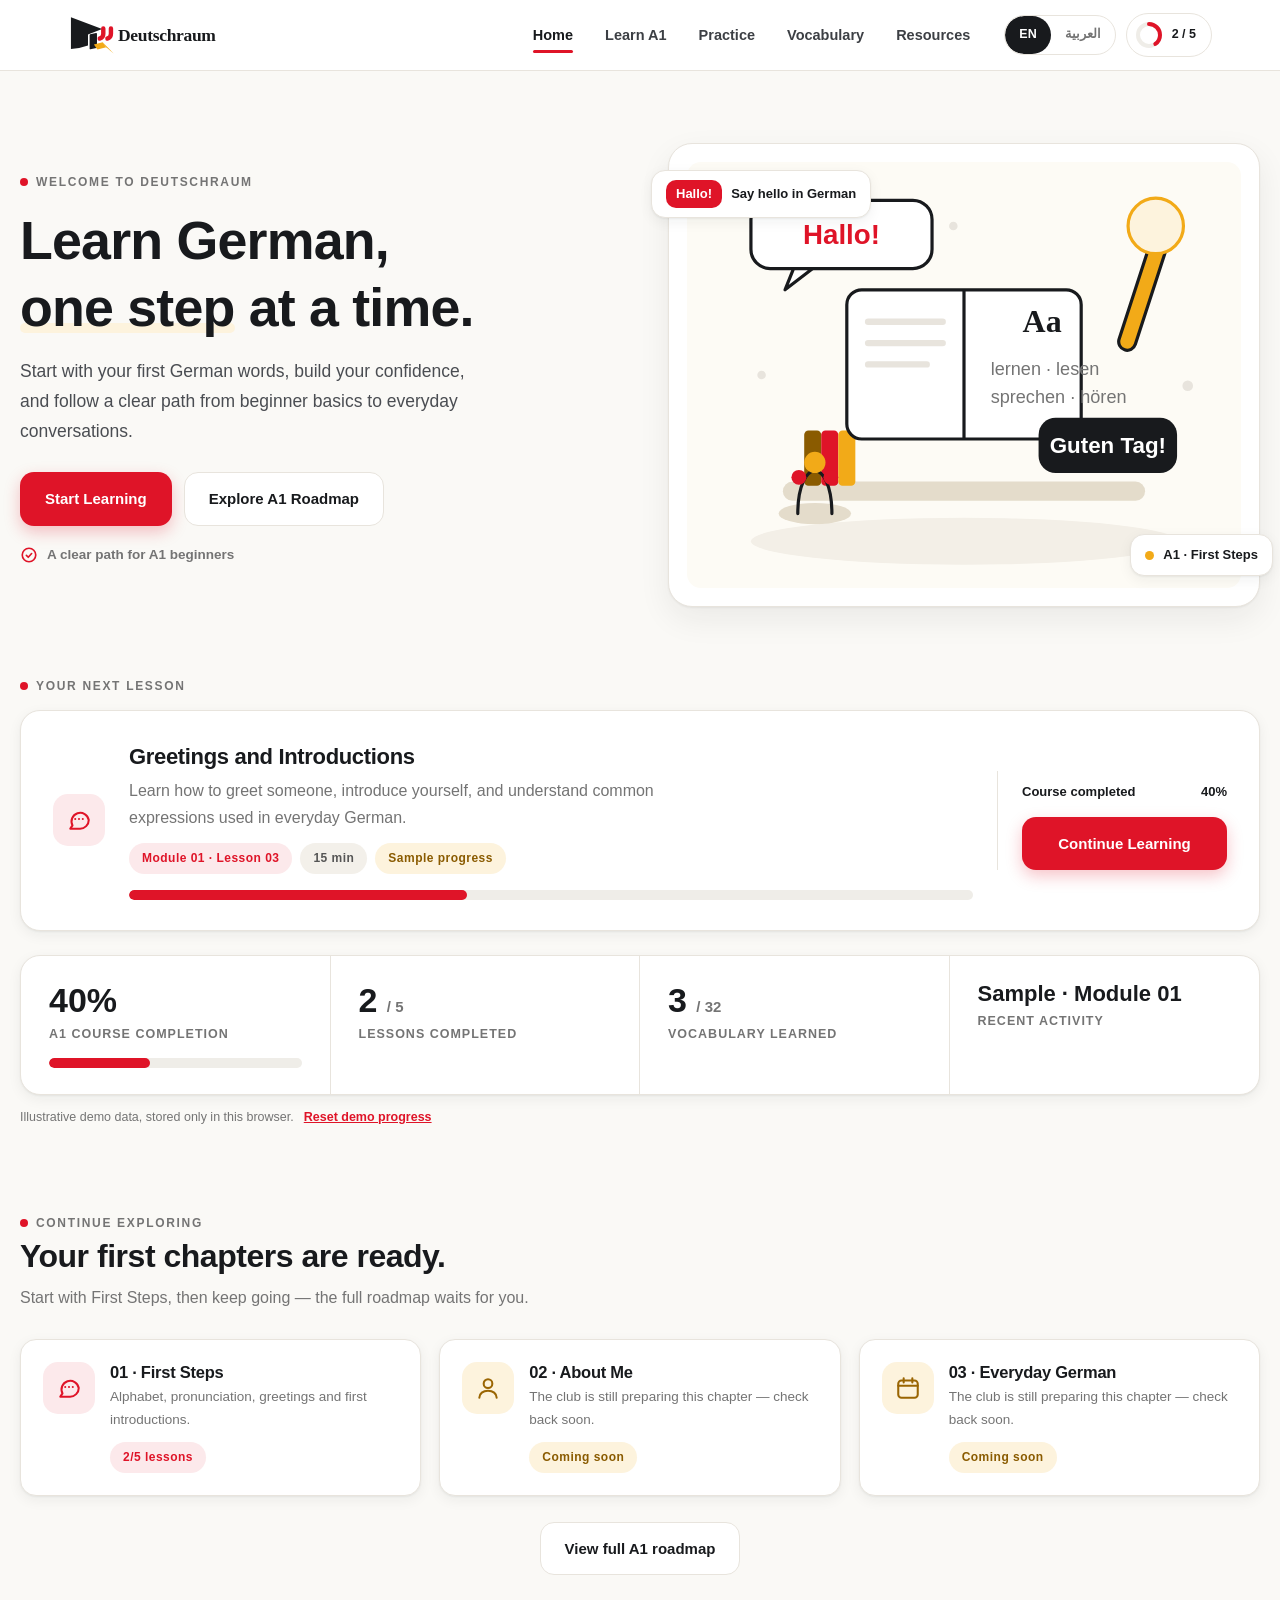
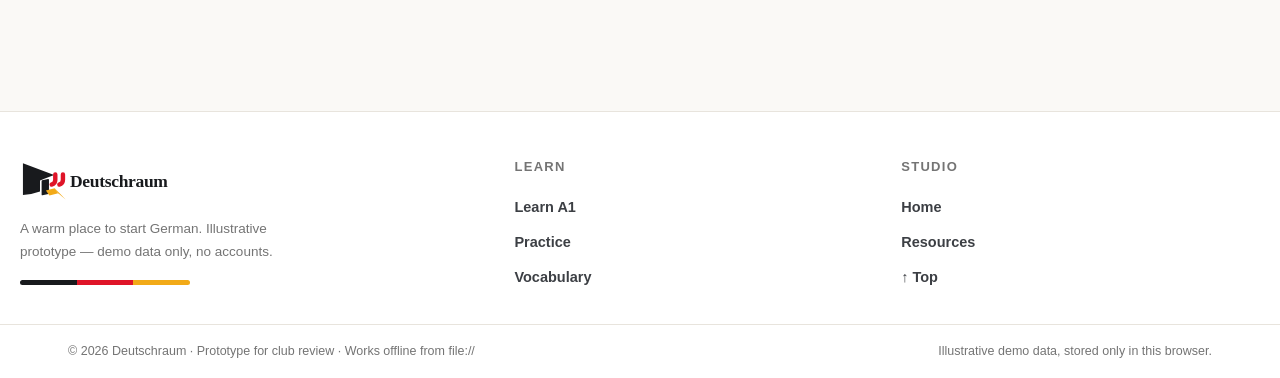
<file: deutschraum-studio.html>
<!DOCTYPE html>
<html lang="en" dir="ltr">
<head>
<meta charset="UTF-8">
<meta name="viewport" content="width=device-width, initial-scale=1.0">
<title>Deutschraum — Learn German, one step at a time</title>
<meta name="description" content="Deutschraum warm learning studio — A1 German prototype for the club team.">
<link rel="icon" href="data:image/svg+xml,%3Csvg xmlns='http://www.w3.org/2000/svg' viewBox='0 0 32 32'%3E%3Crect width='32' height='32' rx='8' fill='%23FAF9F6'/%3E%3Cpath d='M6 6l12 5-5 3v8l-7 2z' fill='%23181A1D'/%3E%3Cpath d='M19 7v6q0 4 4 5' stroke='%23DF1428' stroke-width='4' fill='none' stroke-linecap='round'/%3E%3Cpath d='M15 20l7-2 5 7z' fill='%23F2AA18'/%3E%3C/svg%3E">
<style>
/* ================================================================
   DEUTSCHRAUM — WARM MODERN LEARNING STUDIO
   00 Tokens 01 Base 02 Header 03 Hero 04 Home panels 05 Roadmap
   06 Module+Lesson 07 Practice 08 Vocab 09 Resources 10 Footer
   11 Modal+Toast 12 RTL 13 Responsive
   ================================================================ */
:root{
  --ink:#181A1D; --red:#DF1428; --red-dark:#B30F20; --red-soft:#FCE9EB;
  --gold:#F2AA18; --gold-soft:#FDF3DD;
  --paper:#FAF9F6; --white:#FFFFFF; --gray:#747474; --border:#E8E4DD;
  --r-s:12px; --r:16px; --r-l:20px;
  --shadow:0 1px 2px rgba(24,26,29,.05),0 12px 32px rgba(24,26,29,.07);
  --shadow-s:0 1px 2px rgba(24,26,29,.05),0 4px 14px rgba(24,26,29,.06);
  --font:Inter,"Segoe UI",Arial,Tahoma,sans-serif;
  --max:1240px;
}
*{box-sizing:border-box}
html{scroll-behavior:smooth}
svg{direction:ltr}
body{margin:0;background:var(--paper);color:var(--ink);font-family:var(--font);font-size:16px;line-height:1.7;-webkit-font-smoothing:antialiased}
h1,h2,h3{line-height:1.25;letter-spacing:-.015em;margin:0;font-weight:700}
p{margin:0 0 1rem}
a{color:inherit}
button{font:inherit;cursor:pointer}
:focus-visible{outline:3px solid var(--red);outline-offset:2px;border-radius:6px}
.de{direction:ltr;unicode-bidi:embed}
.wrap{max-width:var(--max);margin:0 auto;padding:0 48px}
.skip{position:absolute;inset-inline-start:16px;top:-70px;background:var(--ink);color:#fff;padding:10px 18px;border-radius:10px;z-index:99;text-decoration:none}
.skip:focus{top:12px;color:#fff}
.view{display:none}
.view.active{display:block;animation:fade .2s ease}
@keyframes fade{from{opacity:0}to{opacity:1}}
.kicker{display:inline-flex;align-items:center;gap:8px;font-size:12px;font-weight:700;letter-spacing:.14em;text-transform:uppercase;color:var(--gray);margin-bottom:14px}
.kicker .dot{width:8px;height:8px;border-radius:50%;background:var(--red)}
.btn{display:inline-flex;align-items:center;justify-content:center;gap:10px;border:1.5px solid transparent;border-radius:14px;padding:13px 24px;font-weight:700;font-size:15px;text-decoration:none;transition:background .18s ease,transform .18s ease,box-shadow .18s ease,border-color .18s ease}
.btn.primary{background:var(--red);color:#fff;box-shadow:0 6px 16px rgba(223,20,40,.25)}
.btn.primary:hover{background:var(--red-dark);transform:translateY(-1px)}
.btn.soft{background:#fff;color:var(--ink);border-color:var(--border)}
.btn.soft:hover{border-color:var(--ink);transform:translateY(-1px)}
.btn.gold{background:var(--gold);color:var(--ink)}
.btn.gold:hover{transform:translateY(-1px);box-shadow:var(--shadow-s)}
.btn.small{padding:9px 16px;font-size:13.5px;border-radius:11px}
.btn:disabled{opacity:.55;cursor:default;transform:none}
.pill{display:inline-flex;align-items:center;gap:7px;font-size:12px;font-weight:700;letter-spacing:.04em;border-radius:999px;padding:5px 13px;background:#F3F0EA;color:#555}
.pill.red{background:var(--red-soft);color:var(--red)}
.pill.gold{background:var(--gold-soft);color:#8a5b00}
.pill.ink{background:var(--ink);color:#fff}
.card{background:#fff;border:1px solid var(--border);border-radius:var(--r-l);box-shadow:var(--shadow-s)}
.icon-tile{flex:none;width:52px;height:52px;border-radius:15px;display:grid;place-items:center;background:var(--red-soft);color:var(--red)}
.icon-tile.gold{background:var(--gold-soft);color:#9a6503}
.icon-tile.ink{background:#EFEDE8;color:var(--ink)}
.icon-tile svg{width:26px;height:26px}
.bar{height:10px;border-radius:999px;background:#EFEDE8;overflow:hidden}
.bar i{display:block;height:100%;background:var(--red);border-radius:999px;transition:width .35s ease}
.bar.gold i{background:var(--gold)}
.section{padding:64px 0}
.sec-head{max-width:720px;margin-bottom:28px}
.sec-head h2{font-size:clamp(24px,3vw,32px);margin-bottom:8px}
.sec-head p{color:var(--gray);margin:0}
/* ---------- 02 Header ---------- */
header.site{position:sticky;top:0;z-index:50;background:rgba(255,255,255,.96);border-bottom:1px solid var(--border)}
.bar-top{display:flex;align-items:center;gap:20px;min-height:70px}
.logo{display:inline-flex;align-items:center;text-decoration:none}
.logo svg{display:block;height:40px;width:auto}
nav.main{display:flex;gap:4px;margin-inline-start:auto}
nav.main a{position:relative;text-decoration:none;font-size:14.5px;font-weight:600;color:#3c3f44;padding:10px 14px;border-radius:10px}
nav.main a:hover{background:#F5F2EC}
nav.main a[aria-current="page"]{color:var(--ink)}
nav.main a[aria-current="page"]::after{content:"";position:absolute;inset-inline:14px;bottom:4px;height:3px;border-radius:3px;background:var(--red)}
.head-actions{display:flex;align-items:center;gap:10px}
.langseg{display:flex;border:1px solid var(--border);border-radius:999px;background:#fff;overflow:hidden}
.langseg button{border:0;background:transparent;padding:8px 14px;font-weight:700;font-size:12.5px;color:var(--gray)}
.langseg button.on{background:var(--ink);color:#fff;border-radius:999px}
.progress-chip{display:flex;align-items:center;gap:9px;border:1px solid var(--border);background:#fff;border-radius:999px;padding:7px 15px 7px 8px;font-size:12.5px;font-weight:700}
.progress-chip .ring{width:28px;height:28px;flex:none}
.burger{display:none;border:1px solid var(--border);background:#fff;border-radius:11px;padding:8px 12px;font-size:17px;line-height:1}
.mobilemenu{display:none;border-top:1px solid var(--border);background:#fff;padding:8px 48px 16px}
.mobilemenu.open{display:block}
.mobilemenu a{display:block;padding:12px 4px;border-bottom:1px solid var(--border);text-decoration:none;font-weight:600;font-size:15px}
.mobilemenu a:last-child{border-bottom:0}
/* ---------- 03 Hero ---------- */
.hero{padding:72px 0 8px}
.hero-grid{display:grid;grid-template-columns:1fr 1fr;gap:56px;align-items:center}
.hero h1{font-size:clamp(34px,4.2vw,54px);margin:0 0 16px}
.hero h1 .hl{position:relative;white-space:nowrap}
.hero h1 .hl::after{content:"";position:absolute;inset-inline:0;bottom:4px;height:10px;border-radius:6px;background:var(--gold-soft);z-index:-1}
.hero-sub{font-size:17.5px;color:#4a4d52;max-width:46ch}
.hero-cta{display:flex;gap:12px;flex-wrap:wrap;margin:26px 0 18px}
.hero-note{display:flex;align-items:center;gap:9px;font-size:13.5px;color:var(--gray);font-weight:600}
.hero-note svg{width:18px;height:18px;color:var(--red);flex:none}
.hero-art{background:#fff;border:1px solid var(--border);border-radius:24px;box-shadow:var(--shadow);padding:18px;position:relative}
.hero-art svg.scene{display:block;width:100%;height:auto;border-radius:14px;background:#FDFBF5}
.float-chip{position:absolute;display:flex;align-items:center;gap:9px;background:#fff;border:1px solid var(--border);border-radius:14px;box-shadow:var(--shadow-s);padding:9px 14px;font-size:13px;font-weight:700}
.float-chip .bubble{background:var(--red);color:#fff;border-radius:10px;padding:3px 10px}
.float-chip.a{top:26px;inset-inline-start:-18px}
.float-chip.b{bottom:30px;inset-inline-end:-14px}
.float-chip .gdot{width:9px;height:9px;border-radius:50%;background:var(--gold)}
/* ---------- 04 Home panels ---------- */
.next-card{display:grid;grid-template-columns:auto 1fr auto;gap:24px;align-items:center;background:#fff;border:1px solid var(--border);border-radius:var(--r-l);box-shadow:var(--shadow-s);padding:30px 32px}
.next-card h3{font-size:22px;margin:2px 0 6px}
.next-card p{color:var(--gray);margin:0 0 12px;max-width:60ch}
.next-meta{display:flex;gap:8px;flex-wrap:wrap;margin-bottom:16px}
.next-side{min-width:230px;border-inline-start:1px solid var(--border);padding-inline-start:24px}
.next-side .pct{font-weight:800;font-size:13px;margin:10px 0 14px;display:flex;justify-content:space-between}
.stats{display:grid;grid-template-columns:repeat(4,1fr);gap:0;background:#fff;border:1px solid var(--border);border-radius:var(--r-l);box-shadow:var(--shadow-s);margin-top:24px;overflow:hidden}
.stats>div{padding:26px 28px;border-inline-end:1px solid var(--border)}
.stats>div:last-child{border-inline-end:0}
.stats b{font-size:34px;font-weight:800;display:block;line-height:1.1}
.stats b small{font-size:15px;color:var(--gray);font-weight:600}
.stats span{font-size:12.5px;font-weight:700;letter-spacing:.08em;text-transform:uppercase;color:var(--gray)}
.stats .bar{margin-top:12px}
.sample-note{margin-top:12px;font-size:12.5px;color:var(--gray);display:flex;align-items:center;gap:10px;flex-wrap:wrap}
.sample-note button{background:none;border:0;color:var(--red);font-weight:700;text-decoration:underline;padding:0;font-size:12.5px}
.explore-grid{display:grid;grid-template-columns:repeat(3,1fr);gap:18px;margin-top:6px}
.mini-mod{background:#fff;border:1px solid var(--border);border-radius:var(--r);box-shadow:var(--shadow-s);padding:22px;display:flex;gap:15px;align-items:flex-start;transition:transform .18s ease,box-shadow .18s ease}
.mini-mod:hover{transform:translateY(-3px);box-shadow:var(--shadow)}
.mini-mod h3{font-size:16.5px;margin:0 0 4px}
.mini-mod p{font-size:13.5px;color:var(--gray);margin:0 0 10px}
.center{margin-top:26px;text-align:center}
/* ---------- 05 Roadmap ---------- */
.path-top{display:grid;grid-template-columns:1fr 320px;gap:28px;align-items:start;margin-bottom:8px}
.path-summary{background:#fff;border:1px solid var(--border);border-radius:var(--r);box-shadow:var(--shadow-s);padding:22px}
.path-summary .big{font-size:30px;font-weight:800}
.journey{position:relative;margin-top:26px;padding-inline-start:30px}
.journey::before{content:"";position:absolute;inset-inline-start:10px;top:14px;bottom:14px;width:3px;border-radius:3px;background:var(--border)}
.mod{position:relative;background:#fff;border:1.5px solid var(--border);border-radius:var(--r);box-shadow:var(--shadow-s);margin-bottom:18px;display:grid;grid-template-columns:auto 1fr auto;gap:20px;align-items:center;padding:22px 24px;transition:border-color .18s ease,transform .18s ease}
.mod:hover{transform:translateY(-2px)}
.mod::before{content:"";position:absolute;inset-inline-start:-30px;top:30px;width:17px;height:17px;border-radius:50%;background:#fff;border:3px solid var(--border)}
.mod.is-done::before{background:var(--gold);border-color:var(--gold)}
.mod.is-current{border-color:var(--red)}
.mod.is-soon{background:#FBFAF6;box-shadow:none}
.mod.is-soon::before{background:var(--border);border-color:var(--border)}
.mod.is-current::before{background:var(--red);border-color:var(--red);box-shadow:0 0 0 5px var(--red-soft)}
.mod-num{font-size:13px;font-weight:800;color:var(--gray);letter-spacing:.1em}
.mod-body h3{font-size:19px;margin:0 0 4px}
.mod-body p{font-size:14px;color:var(--gray);margin:0 0 10px;max-width:64ch}
.mod-meta{display:flex;gap:8px;flex-wrap:wrap;align-items:center}
.mod-side{display:grid;gap:10px;justify-items:end;min-width:170px}
.mod-side .bar{width:150px}
/* ---------- 06 Module + Lesson ---------- */
.crumb{font-size:13px;font-weight:600;color:var(--gray);margin:30px 0 16px;display:flex;gap:8px;flex-wrap:wrap}
.crumb a{color:var(--red);text-decoration:none;font-weight:700}
.mod-head{background:#fff;border:1px solid var(--border);border-radius:var(--r-l);box-shadow:var(--shadow-s);padding:30px 32px;display:flex;gap:22px;align-items:flex-start}
.mod-head h2{font-size:clamp(24px,3vw,32px);margin:2px 0 6px}
.mod-head p{color:var(--gray);max-width:70ch}
.lessonrow{display:flex;align-items:center;gap:16px;width:100%;text-align:start;background:#fff;border:1px solid var(--border);border-radius:var(--r);padding:16px 20px;margin-top:12px;font:inherit;transition:border-color .15s ease,background .15s ease}
.lessonrow:hover{border-color:var(--red);background:#FFFDFD}
.lessonrow .n{flex:none;width:46px;height:46px;border-radius:13px;background:#F3F0EA;display:grid;place-items:center;font-weight:800;font-size:15px}
.lessonrow.done .n{background:var(--ink);color:#fff}
.lessonrow.current .n{background:var(--red);color:#fff}
.lessonrow .t{flex:1}
.lessonrow .t b{display:block;font-size:16px}
.lessonrow .t span{font-size:13.5px;color:var(--gray)}
.lessonrow .go{color:var(--red);font-weight:800}
.prevnext{display:flex;justify-content:space-between;gap:12px;margin:26px 0 10px;flex-wrap:wrap}
/* lesson player */
.reader{max-width:820px;margin:0 auto}
.lesson-head{background:#fff;border:1px solid var(--border);border-radius:var(--r-l);box-shadow:var(--shadow-s);padding:28px 30px;margin-bottom:18px}
.lesson-head h2{font-size:clamp(24px,3vw,32px);margin:4px 0 6px}
.teach{background:#fff;border:1px solid var(--border);border-radius:var(--r-l);box-shadow:var(--shadow-s);padding:30px;margin-bottom:18px}
.teach h3.phrase{font-size:26px;margin:22px 0 6px}
.teach h3.phrase:first-child{margin-top:0}
.vocab-table{width:100%;border-collapse:separate;border-spacing:0;margin:16px 0 8px;border:1px solid var(--border);border-radius:14px;overflow:hidden}
.vocab-table th{background:#F7F4EE;text-align:start;font-size:12px;letter-spacing:.1em;text-transform:uppercase;color:var(--gray);padding:11px 16px}
.vocab-table td{padding:13px 16px;border-top:1px solid var(--border);vertical-align:top}
.vocab-table td.de{font-weight:800;font-size:17.5px}
.speak{border:1px solid var(--border);background:#fff;color:var(--red);border-radius:999px;padding:4px 12px;font-size:12.5px;font-weight:700;margin-inline-start:10px;transition:background .15s}
.speak:hover{background:var(--red-soft)}
.dialog{margin:18px 0;display:grid;gap:10px}
.dialog div{background:#F7F4EE;border-radius:14px;padding:13px 17px}
.dialog div.alt{background:#fff;border:1px solid var(--border)}
.dialog b.de{font-size:16.5px}
.dialog small{color:var(--gray)}
.tip{background:var(--gold-soft);border-radius:14px;padding:14px 18px;font-size:14.5px;margin:16px 0}
.tip b{color:#8a5b00}
.ex-card{background:#fff;border:1px solid var(--border);border-top:5px solid var(--red);border-radius:var(--r-l);box-shadow:var(--shadow-s);padding:28px 30px;margin-bottom:18px}
.ex-top{display:flex;align-items:center;gap:14px;margin-bottom:14px}
.ex-top .bar{flex:1}
.ex-card h3{font-size:20px;margin-bottom:6px}
.opt{display:flex;align-items:center;gap:12px;width:100%;text-align:start;border:1.5px solid var(--border);background:#fff;border-radius:13px;padding:13px 16px;margin:10px 0;font-weight:600;font-size:15px;transition:border-color .15s ease,background .15s ease}
.opt:hover{border-color:#B9B2A4}
.opt .olet{flex:none;width:30px;height:30px;border-radius:9px;background:#F3F0EA;display:grid;place-items:center;font-weight:800;font-size:13px}
.opt[aria-pressed="true"]{border-color:var(--ink);background:#F7F5F1}
.opt[aria-pressed="true"] .olet{background:var(--ink);color:#fff}
.opt.correct{border-color:var(--red);background:var(--red-soft)}
.opt.correct .olet{background:var(--red);color:#fff}
.opt.wrong{border-color:#C9C3B8;background:#F1EEE9;color:#6d6d6d}
.feed{border-radius:13px;padding:14px 18px;margin-top:12px;font-size:14.5px;display:none}
.feed.show{display:block}
.feed.good{background:#EDF7EE;border:1px solid #CBE4CF}
.feed.bad{background:var(--red-soft);border:1px solid #F3C2C8}
.lesson-actions{display:flex;gap:10px;flex-wrap:wrap;margin-top:6px}
/* ---------- 07 Practice ---------- */
.areas{display:grid;grid-template-columns:repeat(3,1fr);gap:16px}
.area{background:#fff;border:1px solid var(--border);border-radius:var(--r);box-shadow:var(--shadow-s);padding:24px;transition:transform .18s ease}
.area:hover{transform:translateY(-3px)}
.area h3{font-size:17px;margin:14px 0 6px}
.area p{font-size:14px;color:var(--gray);margin:0 0 14px}
.quiz{background:#fff;border:1px solid var(--border);border-radius:var(--r-l);box-shadow:var(--shadow-s);margin-top:22px;overflow:hidden}
.quiz-head{padding:20px 28px;border-bottom:1px solid var(--border);display:flex;justify-content:space-between;align-items:center;gap:12px;flex-wrap:wrap}
.quiz-body{padding:28px}
.score-wrap{display:flex;gap:26px;align-items:center;flex-wrap:wrap}
.score-ring{position:relative;width:130px;height:130px;flex:none}
.score-ring svg{transform:rotate(-90deg)}
.score-ring b{position:absolute;inset:0;display:grid;place-items:center;font-size:26px}
/* ---------- 08 Vocab ---------- */
.vocab-layout{display:grid;grid-template-columns:290px 1fr;gap:22px;align-items:start}
.vocab-side{background:#fff;border:1px solid var(--border);border-radius:var(--r);box-shadow:var(--shadow-s);padding:22px;position:sticky;top:92px}
.vocab-side input{width:100%;border:1.5px solid var(--border);border-radius:12px;padding:11px 14px;font:inherit;background:var(--paper)}
.vocab-side input:focus{border-color:var(--red);outline:none}
.chips{display:flex;flex-wrap:wrap;gap:8px;margin-top:14px}
.chip{border:1.5px solid var(--border);background:#fff;padding:7px 14px;font-size:12.5px;font-weight:700;border-radius:999px;color:#555;transition:all .15s}
.chip:hover{border-color:var(--ink)}
.chip.on{background:var(--ink);color:#fff;border-color:var(--ink)}
.vocab-main{background:#fff;border:1px solid var(--border);border-radius:var(--r-l);box-shadow:var(--shadow-s);padding:34px}
.flash{perspective:900px;max-width:520px;margin:0 auto;cursor:pointer}
.flash-inner{position:relative;transform-style:preserve-3d;transition:transform .22s ease;min-height:300px}
.flash.flipped .flash-inner{transform:rotateY(180deg)}
.face{position:absolute;inset:0;backface-visibility:hidden;-webkit-backface-visibility:hidden;border:1px solid var(--border);border-radius:18px;padding:32px;display:flex;flex-direction:column;justify-content:center;gap:10px;background:var(--paper);text-align:center;align-items:center}
.face.back{transform:rotateY(180deg);background:#fff}
.face .big{font-size:clamp(34px,4.5vw,52px);font-weight:800;letter-spacing:-.01em}
.face .ex{font-size:14px;color:var(--gray);max-width:40ch}
.flash-ctrl{display:flex;gap:10px;justify-content:center;margin-top:24px;flex-wrap:wrap}
.vocab-prog{max-width:520px;margin:18px auto 0;text-align:center;font-size:12.5px;font-weight:700;color:var(--gray)}
.vocab-prog .bar{margin-top:8px}
/* ---------- 09 Resources ---------- */
.res-row{display:grid;grid-template-columns:1fr auto;gap:16px;background:#fff;border:1px solid var(--border);border-radius:var(--r);box-shadow:var(--shadow-s);padding:20px 24px;margin-bottom:12px;align-items:center}
.res-row h3{font-size:16.5px;margin:0 0 4px}
.res-row p{margin:0;font-size:14px;color:var(--gray)}
.res-top{display:flex;gap:8px;align-items:center;margin-bottom:8px}
.about{background:#fff;border:1px solid var(--border);border-radius:var(--r-l);box-shadow:var(--shadow-s);padding:34px;margin-top:26px;display:grid;grid-template-columns:auto 1fr;gap:24px;align-items:start}
.about h3{font-size:22px;margin:4px 0 8px}
.about p{color:#4a4d52;max-width:75ch}
/* ---------- 10 Footer ---------- */
footer{background:#fff;border-top:1px solid var(--border);margin-top:72px}
.foot{display:grid;grid-template-columns:1.3fr 1fr 1fr;gap:28px;padding:44px 0 30px}
.foot p{font-size:13.5px;color:var(--gray);max-width:38ch}
.foot h4{font-size:13px;letter-spacing:.1em;text-transform:uppercase;color:var(--gray);margin:0 0 12px}
.foot a{display:block;text-decoration:none;font-size:14.5px;font-weight:600;padding:5px 0;color:#3c3f44}
.foot a:hover{color:var(--red)}
.foot-flag{display:flex;height:5px;border-radius:5px;overflow:hidden;max-width:170px;margin-top:14px}
.foot-flag span{flex:1}
.foot-flag span:nth-child(1){background:var(--ink)}
.foot-flag span:nth-child(2){background:var(--red)}
.foot-flag span:nth-child(3){background:var(--gold)}
.disclaimer{border-top:1px solid var(--border);padding:16px 0;font-size:12.5px;color:var(--gray)}
.disclaimer .wrap{display:flex;justify-content:space-between;gap:12px;flex-wrap:wrap}
/* ---------- 11 Modal + Toast ---------- */
.overlay{position:fixed;inset:0;background:rgba(24,26,29,.45);display:none;place-items:center;z-index:100;padding:20px}
.overlay.open{display:grid}
.modal{background:#fff;border-radius:20px;max-width:480px;width:100%;padding:30px;box-shadow:var(--shadow)}
.modal h3{font-size:20px;margin:0 0 8px}
.modal p{color:var(--gray);font-size:14.5px}
.modal .row{display:flex;gap:10px;justify-content:flex-end;margin-top:20px}
.toast{position:fixed;bottom:26px;inset-inline:0;display:flex;justify-content:center;z-index:120;pointer-events:none}
.toast span{background:var(--ink);color:#fff;border-radius:999px;padding:12px 24px;font-size:14px;font-weight:700;box-shadow:var(--shadow);opacity:0;transform:translateY(12px);transition:all .2s ease}
.toast.show span{opacity:1;transform:none}
/* ---------- RTL refinements ---------- */
[dir="rtl"] .kicker,[dir="rtl"] .pill,[dir="rtl"] .stats span,[dir="rtl"] .foot h4,[dir="rtl"] .vocab-table th,[dir="rtl"] .mod-num{letter-spacing:0}
.arr{display:inline-block}
[dir="rtl"] .arr{transform:scaleX(-1)}
/* ---------- 13 Responsive ---------- */
@media(max-width:1024px){
  .wrap{padding:0 32px}
  .hero-grid{grid-template-columns:1fr;gap:36px}
  .hero{padding:52px 0 8px}
  .float-chip.a{inset-inline-start:8px}
  .float-chip.b{inset-inline-end:8px}
  .path-top{grid-template-columns:1fr}
  .areas{grid-template-columns:1fr 1fr}
  .explore-grid{grid-template-columns:1fr 1fr}
  .stats{grid-template-columns:1fr 1fr}
  .stats>div:nth-child(2){border-inline-end:0}
  .stats>div{border-bottom:1px solid var(--border)}
  .stats>div:nth-child(3),.stats>div:nth-child(4){border-bottom:0}
  .vocab-layout{grid-template-columns:1fr}
  .vocab-side{position:static}
  .next-card{grid-template-columns:1fr}
  .next-side{border-inline-start:0;padding-inline-start:0;border-top:1px solid var(--border);padding-top:20px}
}
@media(max-width:768px){
  nav.main{display:none}
  .burger{display:block}
  .mobilemenu.open{display:block}
  .progress-chip .txt{display:none}
  .head-actions{margin-inline-start:auto}
  .mod{grid-template-columns:1fr}
  .mod-side{justify-items:start}
  .mod-side .bar{width:100%}
  .areas{grid-template-columns:1fr}
  .explore-grid{grid-template-columns:1fr}
  .about{grid-template-columns:1fr}
  .foot{grid-template-columns:1fr 1fr}
  .res-row{grid-template-columns:1fr}
  .journey{padding-inline-start:24px}
  .mod::before{inset-inline-start:-24px}
}
@media(max-width:520px){
  .wrap{padding:0 18px}
  .bar-top{gap:12px}
  .logo svg{height:32px}
  .langseg button{padding:8px 10px}
  .progress-chip{padding:6px 12px 6px 6px}
  .mobilemenu{padding:8px 18px 14px}
  .section{padding:44px 0}
  .hero h1{font-size:33px}
  .stats{grid-template-columns:1fr}
  .stats>div{border-inline-end:0;border-bottom:1px solid var(--border)}
  .stats>div:last-child{border-bottom:0}
  .next-card,.teach,.ex-card,.lesson-head,.mod-head{padding:22px}
  .face .big{font-size:32px}
  .foot{grid-template-columns:1fr}
  .quiz-body{padding:20px}
}
@media(prefers-reduced-motion:reduce){
  *{animation:none!important;transition:none!important;scroll-behavior:auto!important}
  .flash-inner{transition:none}
}
</style>
</head>
<body>
<a class="skip" href="#main" data-i18n="skip">Skip to content</a>

<!-- ================= HEADER ================= -->
<header class="site">
  <div class="wrap bar-top">
    <a class="logo" href="#/home" aria-label="Deutschraum home">
      <svg height="40" viewBox="0 0 516 136" role="img" aria-label="Deutschraum logo">
        <g>
          <path d="M10,8 L116,48 L68,66 L68,104 L38,112 L10,116 Z" fill="#181A1D"/>
          <path d="M76,68 L96,64 L96,110 L76,114 Z" fill="#181A1D" stroke="#181A1D" stroke-width="5" stroke-linejoin="round"/>
          <path d="M120,46 L120,64 Q120,78 108,80" fill="none" stroke="#DF1428" stroke-width="15" stroke-linecap="round"/>
          <path d="M146,46 L146,64 Q146,78 134,80" fill="none" stroke="#DF1428" stroke-width="15" stroke-linecap="round"/>
          <polygon points="88,100 118,93 130,110 100,117" fill="#F2AA18"/>
          <polygon points="118,93 156,132 130,110" fill="#F2AA18"/>
        </g>
        <text x="170" y="90" font-family="'Segoe Print','Comic Sans MS','Chalkboard SE','Bradley Hand',cursive" font-size="56" font-weight="700" letter-spacing="-1" textLength="332" lengthAdjust="spacingAndGlyphs" fill="#181A1D">Deutschraum</text>
      </svg>
    </a>
    <nav class="main" aria-label="Primary">
      <a href="#/home" data-nav="home" data-i18n="nav_home">Home</a>
      <a href="#/learn" data-nav="learn" data-i18n="nav_learn">Learn A1</a>
      <a href="#/practice" data-nav="practice" data-i18n="nav_practice">Practice</a>
      <a href="#/vocab" data-nav="vocab" data-i18n="nav_vocab">Vocabulary</a>
      <a href="#/resources" data-nav="resources" data-i18n="nav_res">Resources</a>
    </nav>
    <div class="head-actions">
      <div class="langseg" role="group" aria-label="Language">
        <button id="btnEN" class="on" type="button">EN</button>
        <button id="btnAR" type="button">العربية</button>
      </div>
      <span class="progress-chip" id="progressChip" title="Sample progress"><svg class="ring" viewBox="0 0 28 28" aria-hidden="true"><circle cx="14" cy="14" r="11" fill="none" stroke="#EFEDE8" stroke-width="4"/><circle id="ringFg" cx="14" cy="14" r="11" fill="none" stroke="#DF1428" stroke-width="4" stroke-linecap="round" stroke-dasharray="69.1" stroke-dashoffset="69.1" transform="rotate(-90 14 14)"/></svg><span class="txt" id="pillText">0 / 40</span></span>
      <button class="burger" id="burger" aria-expanded="false" aria-controls="mmenu" aria-label="Menu">☰</button>
    </div>
  </div>
  <div class="mobilemenu" id="mmenu">
    <a href="#/home" data-i18n="nav_home">Home</a>
    <a href="#/learn" data-i18n="nav_learn">Learn A1</a>
    <a href="#/practice" data-nav="practice" data-i18n="nav_practice">Practice</a>
    <a href="#/vocab" data-i18n="nav_vocab">Vocabulary</a>
    <a href="#/resources" data-i18n="nav_res">Resources</a>
  </div>
</header>

<main id="main">
<!-- ================= VIEW: HOME ================= -->
<section class="view active" id="view-home">
  <div class="wrap hero">
    <div class="hero-grid">
      <div>
        <p class="kicker"><span class="dot"></span><span data-i18n="hero_kicker">Welcome to Deutschraum</span></p>
        <h1 data-i18n="hero_h">Learn German, <span class="hl">one step</span> at a time.</h1>
        <p class="hero-sub" data-i18n="hero_sub">Start with your first German words, build your confidence, and follow a clear path from beginner basics to everyday conversations.</p>
        <div class="hero-cta">
          <a class="btn primary" href="#/learn" id="ctaStart" data-i18n="cta_start">Start Learning</a>
          <a class="btn soft" href="#/learn" data-i18n="cta_path">Explore A1 Roadmap</a>
        </div>
        <p class="hero-note"><svg viewBox="0 0 24 24" fill="none" stroke="currentColor" stroke-width="2.2" stroke-linecap="round" stroke-linejoin="round"><circle cx="12" cy="12" r="9"/><path d="M8.5 12.5l2.5 2.5 4.5-5"/></svg><span data-i18n="hero_note">A clear path for A1 beginners</span></p>
      </div>
      <div class="hero-art" aria-label="Illustration: studying German">
        <svg class="scene" viewBox="0 0 520 400" role="img" aria-label="Students learning German at a desk">
          <ellipse cx="260" cy="356" rx="200" ry="22" fill="#F3EFE7"/>
          <rect x="90" y="300" width="340" height="18" rx="9" fill="#E4DCCB"/>
          <rect x="110" y="252" width="16" height="52" rx="4" fill="#8a5b00"/>
          <rect x="126" y="252" width="16" height="52" rx="4" fill="#DF1428"/>
          <rect x="142" y="252" width="16" height="52" rx="4" fill="#F2AA18"/>
          <rect x="150" y="120" width="220" height="140" rx="14" fill="#FFFFFF" stroke="#181A1D" stroke-width="3"/>
          <line x1="260" y1="120" x2="260" y2="260" stroke="#181A1D" stroke-width="3"/>
          <line x1="170" y1="150" x2="240" y2="150" stroke="#E8E4DD" stroke-width="6" stroke-linecap="round"/>
          <line x1="170" y1="170" x2="240" y2="170" stroke="#E8E4DD" stroke-width="6" stroke-linecap="round"/>
          <line x1="170" y1="190" x2="225" y2="190" stroke="#E8E4DD" stroke-width="6" stroke-linecap="round"/>
          <text x="315" y="160" font-family="Georgia,serif" font-size="30" font-weight="bold" fill="#181A1D">Aa</text>
          <text x="285" y="200" font-family="Arial,sans-serif" font-size="17" fill="#747474">lernen · lesen</text>
          <text x="285" y="226" font-family="Arial,sans-serif" font-size="17" fill="#747474">sprechen · hören</text>
          <g>
            <rect x="60" y="36" width="170" height="64" rx="18" fill="#FFFFFF" stroke="#181A1D" stroke-width="3"/>
            <path d="M100 100l-8 20 26-20z" fill="#FFFFFF" stroke="#181A1D" stroke-width="3" stroke-linejoin="round"/>
            <text x="145" y="77" text-anchor="middle" font-family="Arial,sans-serif" font-size="26" font-weight="bold" fill="#DF1428">Hallo!</text>
          </g>
          <g>
            <rect x="330" y="240" width="130" height="52" rx="16" fill="#181A1D"/>
            <text x="395" y="273" text-anchor="middle" font-family="Arial,sans-serif" font-size="21" font-weight="bold" fill="#FFFFFF">Guten Tag!</text>
          </g>
          <g transform="rotate(18 430 130)">
            <rect x="418" y="70" width="16" height="110" rx="8" fill="#F2AA18" stroke="#181A1D" stroke-width="3"/>
            <path d="M418 70l16 0-8-22z" fill="#181A1D"/>
          </g>
          <ellipse cx="120" cy="330" rx="34" ry="10" fill="#E4DCCB"/>
          <path d="M104 330c0-26 8-40 16-40s16 14 16 40" fill="none" stroke="#181A1D" stroke-width="3" stroke-linecap="round"/>
          <circle cx="120" cy="282" r="10" fill="#F2AA18"/>
          <circle cx="105" cy="296" r="7" fill="#DF1428"/>
          <circle cx="135" cy="296" r="7" fill="#DF1428"/>
          <circle cx="440" cy="60" r="26" fill="#FDF3DD" stroke="#F2AA18" stroke-width="3"/>
          <circle cx="70" cy="200" r="4" fill="#E8E4DD"/><circle cx="470" cy="210" r="5" fill="#E8E4DD"/><circle cx="250" cy="60" r="4" fill="#E8E4DD"/>
        </svg>
        <span class="float-chip a"><span class="bubble de">Hallo!</span><span data-i18n="chip_hello">Say hello in German</span></span>
        <span class="float-chip b"><span class="gdot"></span><span data-i18n="chip_path">A1 · First Steps</span></span>
      </div>
    </div>
  </div>

  <div class="wrap section" style="padding-top:56px">
    <p class="kicker"><span class="dot"></span><span data-i18n="next_kicker">Your next lesson</span></p>
    <article class="next-card" aria-live="polite">
      <span class="icon-tile" id="ccIcon"><svg viewBox="0 0 24 24" fill="none" stroke="currentColor" stroke-width="1.9" stroke-linecap="round" stroke-linejoin="round"><path d="M21 12a8 8 0 01-8 8H4l2-3a8 8 0 1115-5z"/><path d="M8.5 11h.01M12 11h.01M15.5 11h.01"/></svg></span>
      <div>
        <h3 id="ccTitle">Greetings and Introductions</h3>
        <p id="ccObj">Learn how to greet someone, introduce yourself, and understand common expressions used in everyday German.</p>
        <div class="next-meta"><span class="pill red" id="ccWhere">Module 01 · Lesson 03</span><span class="pill" id="ccTime">15 min</span><span class="pill gold" data-i18n="sample_pill">Sample progress</span></div>
        <div class="bar" aria-hidden="true"><i id="ccBar" style="width:0%"></i></div>
      </div>
      <div class="next-side">
        <div class="pct"><span data-i18n="course_done">Course completed</span><span id="ccPct">0%</span></div>
        <button class="btn primary" id="ccBtn" type="button" style="width:100%"><span data-i18n="continue">Continue Learning</span></button>
      </div>
    </article>

    <div class="stats" role="list" aria-label="Progress">
      <div role="listitem"><b id="stPct">0%</b><span data-i18n="s_a1">A1 course completion</span><div class="bar"><i id="stBar" style="width:0%"></i></div></div>
      <div role="listitem"><b id="stDone">0 <small>/ 5</small></b><span data-i18n="s_done">Lessons completed</span></div>
      <div role="listitem"><b id="stVoc">0 <small>/ 32</small></b><span data-i18n="s_vocab">Vocabulary learned</span></div>
      <div role="listitem"><b id="stAct" style="font-size:22px">—</b><span data-i18n="s_act">Recent activity</span></div>
    </div>
    <p class="sample-note"><span data-i18n="demo_note">Illustrative demo data, stored only in this browser.</span><button id="resetBtn" type="button" data-i18n="reset">Reset demo progress</button></p>
  </div>

  <div class="wrap section" style="padding-top:0">
    <div class="sec-head">
      <p class="kicker"><span class="dot"></span><span data-i18n="exp_kicker">Continue exploring</span></p>
      <h2 data-i18n="exp_h">Your first chapters are ready.</h2>
      <p data-i18n="exp_p">Start with First Steps, then keep going — the full roadmap waits for you.</p>
    </div>
    <div class="explore-grid" id="exploreGrid"></div>
    <div class="center"><a class="btn soft" href="#/learn" data-i18n="view_road">View full A1 roadmap</a></div>
  </div>
</section>
<!-- ================= VIEW: ROADMAP ================= -->
<section class="view" id="view-learn">
  <div class="wrap section">
    <p class="kicker"><span class="dot"></span><span data-i18n="road_kicker">Your learning path · proposed content</span></p>
    <div class="path-top">
      <div class="sec-head" style="margin:0">
        <h2 data-i18n="road_h">Where are you on your journey?</h2>
        <p data-i18n="road_p">Work through the modules in order. Your progress saves automatically in this browser.</p>
      </div>
      <div class="path-summary">
        <span class="pill red" data-i18n="overall">Overall progress</span>
        <div class="big"><span id="ovPct">0%</span></div>
        <div class="bar" style="margin:10px 0"><i id="ovBar" style="width:0%"></i></div>
        <small style="color:var(--gray)" id="ovTxt">0 of 5 lessons</small>
      </div>
    </div>
    <div class="journey" id="journey"></div>
    <p class="sample-note"><span data-i18n="road_note">Only Module 01 is ready — the other chapters are coming soon with the club.</span></p>
  </div>
</section>

<!-- ================= VIEW: MODULE ================= -->
<section class="view" id="view-module">
  <div class="wrap section">
    <p class="crumb"><a href="#/learn" data-i18n="crumb_path">A1 Roadmap</a><span>·</span><span id="mCrumb">Module 01</span></p>
    <div class="mod-head">
      <span class="icon-tile" id="mIcon"></span>
      <div style="flex:1">
        <span class="pill red" id="mNum">Module 01</span>
        <h2 id="mTitle">First Steps</h2>
        <p id="mObj"></p>
        <div class="next-meta" id="mTags"></div>
        <div class="bar" style="max-width:320px"><i id="mBar" style="width:0%"></i></div>
        <small style="color:var(--gray)" id="mProgTxt"></small>
      </div>
    </div>
    <div id="mLessons"></div>
    <div class="prevnext">
      <button class="btn soft small" id="mPrev" type="button"><span class="arr">←</span> <span data-i18n="prev_mod">Previous module</span></button>
      <a class="btn soft small" href="#/learn" data-i18n="back_road">Back to roadmap</a>
      <button class="btn soft small" id="mNext" type="button"><span data-i18n="next_mod">Next module</span> <span class="arr">→</span></button>
    </div>
  </div>
</section>

<!-- ================= VIEW: LESSON ================= -->
<section class="view" id="view-lesson">
  <div class="wrap section">
    <div class="reader">
      <p class="crumb"><a href="#/learn" data-i18n="crumb_path">A1 Roadmap</a><span>·</span><a href="#" id="lBack">Module 01</a><span>·</span><span id="lCrumb">Lesson</span></p>
      <div class="lesson-head">
        <span class="pill red" id="lKicker">Module 01 · Lesson 03</span>
        <h2 id="lTitle">Greetings and Introductions</h2>
        <p style="color:var(--gray);margin:6px 0 14px" id="lObj"></p>
        <div class="next-meta"><span class="pill" id="lMins">15 min</span><span class="pill gold" id="lPos">Lesson 3 of 5</span></div>
        <div class="bar"><i id="lBar" style="width:0%"></i></div>
      </div>
      <article class="teach" id="lContent"></article>
      <div class="ex-card" aria-live="polite">
        <div class="ex-top"><span class="pill ink" id="exStep">Question 1 of 2</span><div class="bar gold"><i id="exBar" style="width:0%"></i></div><b id="exScore">0 ★</b></div>
        <h3 id="exQ"></h3>
        <div id="exOpts" role="group" aria-label="Answer options"></div>
        <div style="display:flex;gap:10px;margin-top:14px;flex-wrap:wrap">
          <button class="btn primary small" id="exSubmit" type="button" data-i18n="submit">Submit answer</button>
          <button class="btn soft small" id="exNext" type="button" hidden data-i18n="next_q">Next question →</button>
        </div>
        <div class="feed" id="exFeed"></div>
        <div class="feed good" id="exDone" hidden></div>
      </div>
      <div class="lesson-actions">
        <button class="btn soft small" id="lPrevBtn" type="button"><span class="arr">←</span> <span data-i18n="prev_l">Previous</span></button>
        <button class="btn soft small" id="lReviewBtn" type="button" data-i18n="review">Review lesson</button>
        <button class="btn gold small" id="lCompleteBtn" type="button" data-i18n="mark_done">Mark lesson complete</button>
        <button class="btn primary small" id="lNextBtn" type="button"><span data-i18n="next_lesson">Next lesson</span> <span class="arr">→</span></button>
      </div>
    </div>
  </div>
</section>

<!-- ================= VIEW: PRACTICE ================= -->
<section class="view" id="view-practice">
  <div class="wrap section">
    <p class="kicker"><span class="dot"></span><span data-i18n="prac_kicker">Practice center</span></p>
    <div class="sec-head">
      <h2 data-i18n="prac_h">A little practice goes a long way.</h2>
      <p data-i18n="prac_p">Short, calm sessions. Pick a skill, or try the revision quiz below.</p>
    </div>
    <div class="areas" id="areas"></div>
    <div class="quiz" id="quizCard">
      <div class="quiz-head">
        <div><b data-i18n="quiz_t">A1 revision quiz</b> <span class="pill" data-i18n="quiz_sample">Sample · 6 questions</span></div>
        <span class="pill red" id="qCount">Q 1 / 6</span>
      </div>
      <div class="quiz-body">
        <div class="bar" style="margin-bottom:18px"><i id="qBar" style="width:0%"></i></div>
        <div id="qBody"></div>
        <div style="display:flex;gap:10px;margin-top:14px;flex-wrap:wrap">
          <button class="btn primary small" id="qSubmit" type="button" data-i18n="submit">Submit answer</button>
          <button class="btn soft small" id="qNext" type="button" hidden data-i18n="next_q">Next question →</button>
          <button class="btn gold small" id="qRestart" type="button" hidden data-i18n="restart">Restart quiz</button>
        </div>
        <div class="feed" id="qFeed"></div>
        <div id="qResult"></div>
      </div>
    </div>
  </div>
</section>

<!-- ================= VIEW: VOCAB ================= -->
<section class="view" id="view-vocab">
  <div class="wrap section">
    <p class="kicker"><span class="dot"></span><span data-i18n="voc_kicker">Vocabulary trainer</span></p>
    <div class="sec-head">
      <h2 data-i18n="voc_h">Your box of words.</h2>
      <p data-i18n="voc_p">Flip the cards, search in German or English, and mark what you know.</p>
    </div>
    <div class="vocab-layout">
      <aside class="vocab-side">
        <label class="kicker" for="vSearch" style="margin-bottom:8px" data-i18n="search">Search</label>
        <input id="vSearch" type="search" placeholder="Suchen … Apfel / apple" aria-label="Search vocabulary">
        <p class="kicker" style="margin:18px 0 4px" data-i18n="topics">Topics</p>
        <div class="chips" id="vChips"></div>
      </aside>
      <div class="vocab-main">
        <div class="flash" id="flash" role="button" tabindex="0" aria-label="Flashcard — activate to flip">
          <div class="flash-inner">
            <div class="face front"><span class="pill red" id="vTopicF">Greetings</span><span class="big de" id="vDe">Hallo!</span><span class="pill" id="vArt">—</span><button class="speak" id="vSpeak" type="button">🔊 <span data-i18n="listen">Listen</span></button><small style="color:var(--gray)" data-i18n="tap_flip">Tap the card to flip</small></div>
            <div class="face back"><span class="pill gold" id="vTopicB">Greetings</span><span class="big" id="vEn" style="font-size:30px">Hello!</span><span class="ex de" id="vEx"></span><span class="pill" id="vPl"></span><span class="pill ink" id="vState">New</span></div>
          </div>
        </div>
        <div class="flash-ctrl">
          <button class="btn soft small" id="vPrev" type="button"><span class="arr">←</span> <span data-i18n="prev">Previous</span></button>
          <button class="btn soft small" id="vFlip" type="button" data-i18n="flip">Flip card</button>
          <button class="btn soft small" id="vNext" type="button"><span data-i18n="next">Next</span> <span class="arr">→</span></button>
        </div>
        <div class="flash-ctrl">
          <button class="btn gold small" id="vLearned" type="button" data-i18n="mark_learned">Mark as learned</button>
          <button class="btn soft small" id="vReview" type="button" data-i18n="needs_rev">Needs revision</button>
        </div>
        <div class="vocab-prog"><span id="vPos">1 / 32</span><div class="bar gold"><i id="vBar" style="width:3%"></i></div></div>
      </div>
    </div>
  </div>
</section>

<!-- ================= VIEW: RESOURCES ================= -->
<section class="view" id="view-resources">
  <div class="wrap section">
    <p class="kicker"><span class="dot"></span><span data-i18n="res_kicker">Learning library · samples</span></p>
    <div class="sec-head">
      <h2 data-i18n="res_h">Everything in one shelf.</h2>
      <p data-i18n="res_p">Sample sheets for the club to finalise, plus a few trusted websites.</p>
    </div>
    <div id="resList"></div>
    <div class="about">
      <span class="icon-tile gold"><svg viewBox="0 0 24 24" fill="none" stroke="currentColor" stroke-width="1.9" stroke-linecap="round" stroke-linejoin="round"><path d="M12 21s-7-4.5-7-11a7 7 0 0114 0c0 6.5-7 11-7 11z"/><circle cx="12" cy="10" r="2.5"/></svg></span>
      <div>
        <p class="kicker"><span class="dot"></span><span data-i18n="about_k">About Deutschraum</span></p>
        <h3 data-i18n="about_h">A school club that makes German feel easy.</h3>
        <p data-i18n="about_p">Deutschraum is a student-led school club that teaches beginners German at A1 level — from the alphabet and first greetings to everyday conversations. The path is organised into small modules with short lessons, flashcards, and quizzes. This prototype shows the proposed design and structure for the club team to refine.</p>
        <div class="next-meta"><span class="pill" data-i18n="about_a">Who: school beginners</span><span class="pill" data-i18n="about_b">Level: CEFR A1</span><span class="pill gold" data-i18n="about_c">Run by students</span></div>
      </div>
    </div>
  </div>
</section>
</main>

<!-- ================= FOOTER ================= -->
<footer>
  <div class="wrap foot">
    <div>
      <a class="logo" href="#/home" aria-label="Deutschraum home" style="margin-bottom:12px"><svg height="36" viewBox="0 0 516 136" role="img" aria-label="Deutschraum logo"><g><path d="M10,8 L116,48 L68,66 L68,104 L38,112 L10,116 Z" fill="#181A1D"/><path d="M76,68 L96,64 L96,110 L76,114 Z" fill="#181A1D" stroke="#181A1D" stroke-width="5" stroke-linejoin="round"/><path d="M120,46 L120,64 Q120,78 108,80" fill="none" stroke="#DF1428" stroke-width="15" stroke-linecap="round"/><path d="M146,46 L146,64 Q146,78 134,80" fill="none" stroke="#DF1428" stroke-width="15" stroke-linecap="round"/><polygon points="88,100 118,93 130,110 100,117" fill="#F2AA18"/><polygon points="118,93 156,132 130,110" fill="#F2AA18"/></g><text x="170" y="90" font-family="'Segoe Print','Comic Sans MS','Chalkboard SE','Bradley Hand',cursive" font-size="56" font-weight="700" letter-spacing="-1" textLength="332" lengthAdjust="spacingAndGlyphs" fill="#181A1D">Deutschraum</text></svg></a>
      <p data-i18n="foot_p">A warm place to start German. Illustrative prototype — demo data only, no accounts.</p>
      <div class="foot-flag" aria-hidden="true"><span></span><span></span><span></span></div>
    </div>
    <div><h4 data-i18n="foot_learn">Learn</h4><a href="#/learn" data-i18n="nav_learn">Learn A1</a><a href="#/practice" data-i18n="nav_practice">Practice</a><a href="#/vocab" data-i18n="nav_vocab">Vocabulary</a></div>
    <div><h4>Studio</h4><a href="#/home" data-i18n="nav_home">Home</a><a href="#/resources" data-i18n="nav_res">Resources</a><a href="#main">↑ Top</a></div>
  </div>
  <div class="disclaimer"><div class="wrap"><span>© 2026 Deutschraum · <span data-i18n="foot_proto">Prototype for club review</span> · <span data-i18n="foot_off">Works offline from file://</span></span><span data-i18n="demo_note">Illustrative demo data, stored only in this browser.</span></div></div>
</footer>

<!-- ================= MODAL + TOAST ================= -->
<div class="overlay" id="overlay">
  <div class="modal" role="dialog" aria-modal="true" aria-labelledby="moTitle">
    <h3 id="moTitle"></h3>
    <p id="moText"></p>
    <div class="row"><button class="btn soft small" id="moCancel" type="button">Cancel</button><button class="btn primary small" id="moOk" type="button">Confirm</button></div>
  </div>
</div>
<div class="toast" id="toast" aria-live="polite"><span id="toastTxt"></span></div>

<script>
"use strict";
/* ================================================================
   00 DATA — 8 proposed modules, 40 lessons
   ================================================================ */
var MODULES=[
{id:1,title:"First Steps",icon:"chat",obj:"Alphabet, pronunciation, greetings and first introductions.",mins:57,lessons:[
 {t:"The German Alphabet",m:12,obj:"Recognise and recite A–Z plus Ä, Ö, Ü and ß.",body:"alphabet"},
 {t:"Pronunciation Basics",m:10,obj:"Master sch, ch, ei/ie and the w sound.",body:"pron"},
 {t:"Greetings and Introductions",m:15,obj:"Greet by time of day and open a first conversation.",body:"greet"},
 {t:"Introducing Yourself",m:12,obj:"Say your name, age and where you live.",body:"self"},
 {t:"Module Review",m:8,obj:"Check greetings, spelling and first sentences.",body:"review1"}]},
{id:2,soon:true,title:"About Me",icon:"user",obj:"Names, countries, languages, numbers, age and personal information.",mins:58,lessons:[]},
{id:3,soon:true,title:"Everyday German",icon:"cal",obj:"Days, dates, time, routines, common verbs and simple questions.",mins:60,lessons:[]},
{id:4,soon:true,title:"People and Family",icon:"users",obj:"Family vocabulary, simple descriptions and possessive words.",mins:56,lessons:[]},
{id:5,soon:true,title:"School and Daily Life",icon:"cap",obj:"Subjects, classroom expressions, objects, instructions and word order.",mins:60,lessons:[]},
{id:6,soon:true,title:"Food and Shopping",icon:"cup",obj:"Food, drinks, numbers, prices, polite requests and shopping talk.",mins:58,lessons:[]},
{id:7,soon:true,title:"Places and Directions",icon:"pin",obj:"Town places, transport, locations and asking the way.",mins:56,lessons:[]},
{id:8,soon:true,title:"A1 Final Review",icon:"star",obj:"Review everything with reading, listening, writing, speaking and a mini-test.",mins:64,lessons:[]}
];
var GREET=[
 ["Hallo!","Hello!","Any time, friendly"],["Guten Morgen!","Good morning!","Until about 11:00"],
 ["Guten Tag!","Good day!","Midday greeting"],["Guten Abend!","Good evening!","In the evening"],
 ["Auf Wiedersehen!","Goodbye!","Formal farewell"],["Tschüss!","Bye!","Informal, friends"]];
var VOCAB=[
 {de:"Hallo!",en:"Hello!",art:"",pl:"",ex:"Hallo! Ich heiße Sara.",exEn:"Hello! I am Sara.",topic:"Greetings"},
 {de:"Guten Morgen",en:"Good morning",art:"der Morgen",pl:"die Morgen",ex:"Guten Morgen, Herr Ali!",exEn:"Good morning, Mr Ali!",topic:"Greetings"},
 {de:"Guten Tag",en:"Good day",art:"der Tag",pl:"die Tage",ex:"Guten Tag! Wie geht's?",exEn:"Hello! How are you?",topic:"Greetings"},
 {de:"Guten Abend",en:"Good evening",art:"der Abend",pl:"die Abende",ex:"Guten Abend!",exEn:"Good evening!",topic:"Greetings"},
 {de:"Tschüss",en:"Bye (informal)",art:"",pl:"",ex:"Tschüss! Bis morgen!",exEn:"Bye! See you tomorrow!",topic:"Greetings"},
 {de:"Auf Wiedersehen",en:"Goodbye (formal)",art:"",pl:"",ex:"Auf Wiedersehen!",exEn:"Goodbye!",topic:"Greetings"},
 {de:"Danke",en:"Thank you",art:"",pl:"",ex:"Danke schön!",exEn:"Thank you very much!",topic:"Everyday"},
 {de:"Bitte",en:"Please · you're welcome",art:"",pl:"",ex:"Ein Wasser, bitte.",exEn:"One water, please.",topic:"Everyday"},
 {de:"heißen",en:"to be called",art:"verb",pl:"heißt · geheißen",ex:"Wie heißt du?",exEn:"What is your name?",topic:"Introductions"},
 {de:"Name",en:"name",art:"der",pl:"die Namen",ex:"Mein Name ist Omar.",exEn:"My name is Omar.",topic:"Introductions"},
 {de:"Freund",en:"friend",art:"der",pl:"die Freunde",ex:"Er ist mein Freund.",exEn:"He is my friend.",topic:"Introductions"},
 {de:"Jahr",en:"year",art:"das",pl:"die Jahre",ex:"Ich bin zwölf Jahre alt.",exEn:"I am twelve years old.",topic:"Introductions"},
 {de:"wohnen",en:"to live",art:"verb",pl:"wohnt · gewohnt",ex:"Ich wohne in Amman.",exEn:"I live in Amman.",topic:"Introductions"},
 {de:"sprechen",en:"to speak",art:"verb",pl:"spricht · gesprochen",ex:"Ich spreche Deutsch.",exEn:"I speak German.",topic:"Introductions"},
 {de:"lernen",en:"to learn",art:"verb",pl:"lernt · gelernt",ex:"Wir lernen Deutsch.",exEn:"We learn German.",topic:"Everyday"},
 {de:"eins",en:"one",art:"",pl:"",ex:"eins, zwei, drei",exEn:"one, two, three",topic:"Numbers"},
 {de:"zehn",en:"ten",art:"",pl:"",ex:"Ich bin zehn Jahre alt.",exEn:"I am ten years old.",topic:"Numbers"},
 {de:"zwölf",en:"twelve",art:"",pl:"",ex:"zwölf Monate",exEn:"twelve months",topic:"Numbers"},
 {de:"zwanzig",en:"twenty",art:"",pl:"",ex:"zwanzig Schüler",exEn:"twenty pupils",topic:"Numbers"},
 {de:"Mutter",en:"mother",art:"die",pl:"die Mütter",ex:"Meine Mutter heißt Lina.",exEn:"My mother is called Lina.",topic:"Family"},
 {de:"Vater",en:"father",art:"der",pl:"die Väter",ex:"Mein Vater wohnt in Kairo.",exEn:"My father lives in Cairo.",topic:"Family"},
 {de:"Schwester",en:"sister",art:"die",pl:"die Schwestern",ex:"Ich habe eine Schwester.",exEn:"I have one sister.",topic:"Family"},
 {de:"Bruder",en:"brother",art:"der",pl:"die Brüder",ex:"Mein Bruder ist zehn.",exEn:"My brother is ten.",topic:"Family"},
 {de:"Schule",en:"school",art:"die",pl:"die Schulen",ex:"Die Schule beginnt um acht.",exEn:"School starts at eight.",topic:"School"},
 {de:"Buch",en:"book",art:"das",pl:"die Bücher",ex:"Das Buch ist neu.",exEn:"The book is new.",topic:"School"},
 {de:"Stift",en:"pen",art:"der",pl:"die Stifte",ex:"Hast du einen Stift?",exEn:"Do you have a pen?",topic:"School"},
 {de:"Lehrer",en:"teacher",art:"der",pl:"die Lehrer",ex:"Unser Lehrer ist nett.",exEn:"Our teacher is nice.",topic:"School"},
 {de:"Brot",en:"bread",art:"das",pl:"die Brote",ex:"Ich esse Brot.",exEn:"I eat bread.",topic:"Food"},
 {de:"Wasser",en:"water",art:"das",pl:"die Wasser",ex:"Ein Wasser, bitte.",exEn:"One water, please.",topic:"Food"},
 {de:"Apfel",en:"apple",art:"der",pl:"die Äpfel",ex:"Der Apfel ist rot.",exEn:"The apple is red.",topic:"Food"},
 {de:"Milch",en:"milk",art:"die",pl:"",ex:"Trinkst du Milch?",exEn:"Do you drink milk?",topic:"Food"},
 {de:"Tag",en:"day",art:"der",pl:"die Tage",ex:"Guten Tag!",exEn:"Good day!",topic:"Everyday"}
];
var QUIZ=[
 {q:"What does “Guten Morgen” mean?",opts:["Good evening","Good morning","Goodbye","Thank you"],a:1,why:"Morgen = morning. Say it until about 11:00."},
 {q:"How do you say “Bye” to a friend?",opts:["Auf Wiedersehen","Guten Tag","Tschüss","Bitte"],a:2,why:"Tschüss is informal. Auf Wiedersehen is formal."},
 {q:"Complete: “Ich ___ Omar.” (I am called Omar.)",opts:["heiße","heißt","bist","bin"],a:0,why:"ich heiße — the ich-form of heißen."},
 {q:"Which article fits “___ Apfel”?",opts:["die","das","der","den"],a:2,why:"Apfel is masculine: der Apfel."},
 {q:"What does “zwanzig” mean?",opts:["12","20","10","100"],a:1,why:"zwanzig = 20. zehn = 10, zwölf = 12."},
 {q:"“Ein Wasser, ___.” (ordering politely)",opts:["danke","tschüss","bitte","tag"],a:2,why:"bitte = please — the polite word for requests."}
];
var LESSON_Q={
 greet:{q:'What does "Guten Morgen" mean?',opts:["Good evening","Good morning","Goodbye","Please"],a:1,why:"Morgen = morning. Mornings get Guten Morgen; afternoons get Guten Tag."},
 alphabet:{q:"Which letters are extra in German?",opts:["Ä Ö Ü ß","X Y Z","É È Ê","Q W X"],a:0,why:"German adds Ä, Ö, Ü and ß (Eszett, sounds like ss)."},
 pron:{q:"How is “sch” pronounced?",opts:["like sk","like sh","like s+h","like k"],a:1,why:"sch sounds like English “sh”, as in Schule."},
 self:{q:'Complete: "Ich ___ Sara."',opts:["heißt","heiße","bist","sind"],a:1,why:"ich heiße = I am called."},
 review1:{q:"Which greeting fits 15:00?",opts:["Guten Morgen","Guten Tag","Gute Nacht","Mitternacht"],a:1,why:"Afternoon = Guten Tag. Gute Nacht is bedtime."},
 review:{q:"Pick the correct sentence.",opts:["Ich wohne in Berlin.","Ich in Berlin wohne.","Wohne ich in Berlin.","In Berlin ich wohne."],a:0,why:"Verb second: Ich (1) wohne (2) in Berlin."},
 numbers:{q:"What is “dreizehn”?",opts:["13","30","3","23"],a:0,why:"dreizehn = 13; dreißig = 30."},
 verbs:{q:"Choose: “Wir ___ Deutsch.”",opts:["lerne","lernt","lernen","lernst"],a:2,why:"wir lernen — wir takes the base form."},
 time:{q:"“Es ist halb acht” means…",opts:["8:30","7:30","7:00","6:30"],a:1,why:"halb acht = half before eight = 7:30."},
 family:{q:"In “meine Mutter”, Mutter is…",opts:["masculine","feminine","neuter","plural"],a:1,why:"die Mutter is feminine → meine."},
 school:{q:"“der Stift” means…",opts:["book","pen","table","school"],a:1,why:"der Stift = pen. das Buch = book."},
 syntax:{q:"Where does the verb go in statements?",opts:["First","Second position","Always last","Anywhere"],a:1,why:"Verb-second rule: Ich lerne Deutsch."},
 food:{q:"“Ich möchte ein Wasser, bitte.” means…",opts:["I want water, please","I am water","Water is good","Where is water?"],a:0,why:"Ich möchte = I would like — polite ordering."},
 places:{q:"“Wo ist der Bahnhof?” asks…",opts:["What time is it?","Where is the station?","Who are you?","How much?"],a:1,why:"Wo = where; der Bahnhof = station."},
 generic:{q:'What does "Danke schön" mean?',opts:["Goodbye","Thank you very much","Please sit","See you"],a:1,why:"Danke = thanks; schön adds warmth."}
};
var ICONS={
 chat:'<svg viewBox="0 0 24 24" fill="none" stroke="currentColor" stroke-width="1.9" stroke-linecap="round" stroke-linejoin="round"><path d="M21 12a8 8 0 01-8 8H4l2-3a8 8 0 1115-5z"/><path d="M8.5 11h.01M12 11h.01M15.5 11h.01"/></svg>',
 user:'<svg viewBox="0 0 24 24" fill="none" stroke="currentColor" stroke-width="1.9" stroke-linecap="round" stroke-linejoin="round"><circle cx="12" cy="8" r="4"/><path d="M4 21c0-4 3.5-6.5 8-6.5s8 2.5 8 6.5"/></svg>',
 cal:'<svg viewBox="0 0 24 24" fill="none" stroke="currentColor" stroke-width="1.9" stroke-linecap="round" stroke-linejoin="round"><rect x="3" y="5" width="18" height="16" rx="3"/><path d="M3 10h18M8 3v4M16 3v4"/></svg>',
 users:'<svg viewBox="0 0 24 24" fill="none" stroke="currentColor" stroke-width="1.9" stroke-linecap="round" stroke-linejoin="round"><circle cx="9" cy="8" r="3.5"/><path d="M2.5 20c0-3.5 3-5.5 6.5-5.5s6.5 2 6.5 5.5"/><circle cx="17" cy="9" r="2.5"/><path d="M16 14.7c2.8.3 5.5 2 5.5 5.3"/></svg>',
 cap:'<svg viewBox="0 0 24 24" fill="none" stroke="currentColor" stroke-width="1.9" stroke-linecap="round" stroke-linejoin="round"><path d="M12 4L2 9l10 5 10-5-10-5z"/><path d="M6 11.5V16c0 1.5 2.7 3 6 3s6-1.5 6-3v-4.5"/></svg>',
 cup:'<svg viewBox="0 0 24 24" fill="none" stroke="currentColor" stroke-width="1.9" stroke-linecap="round" stroke-linejoin="round"><path d="M4 9h13v6a5 5 0 01-5 5H9a5 5 0 01-5-5V9z"/><path d="M17 10h2a2.5 2.5 0 010 5h-2M7 5c0-1 .8-1 .8-2M11 5c0-1 .8-1 .8-2"/></svg>',
 pin:'<svg viewBox="0 0 24 24" fill="none" stroke="currentColor" stroke-width="1.9" stroke-linecap="round" stroke-linejoin="round"><path d="M12 21s-7-4.5-7-11a7 7 0 0114 0c0 6.5-7 11-7 11z"/><circle cx="12" cy="10" r="2.5"/></svg>',
 star:'<svg viewBox="0 0 24 24" fill="none" stroke="currentColor" stroke-width="1.9" stroke-linecap="round" stroke-linejoin="round"><path d="M12 3l2.7 5.6 6.1.8-4.5 4.2 1.1 6-5.4-3-5.4 3 1.1-6L3.2 9.4l6.1-.8L12 3z"/></svg>',
 book:'<svg viewBox="0 0 24 24" fill="none" stroke="currentColor" stroke-width="1.9" stroke-linecap="round" stroke-linejoin="round"><path d="M4 5a2 2 0 012-2h13v16H6a2 2 0 00-2 2V5z"/><path d="M4 19a2 2 0 012-2h13"/></svg>',
 check:'<svg viewBox="0 0 24 24" fill="none" stroke="currentColor" stroke-width="1.9" stroke-linecap="round" stroke-linejoin="round"><circle cx="12" cy="12" r="9"/><path d="M8.5 12.5l2.5 2.5 4.5-5"/></svg>',
 ear:'<svg viewBox="0 0 24 24" fill="none" stroke="currentColor" stroke-width="1.9" stroke-linecap="round" stroke-linejoin="round"><path d="M4 13a8 8 0 0116 0"/><rect x="2" y="13" width="4" height="7" rx="2"/><rect x="18" y="13" width="4" height="7" rx="2"/></svg>',
 pen:'<svg viewBox="0 0 24 24" fill="none" stroke="currentColor" stroke-width="1.9" stroke-linecap="round" stroke-linejoin="round"><path d="M14 5l5 5L8 21H3v-5L14 5z"/><path d="M12 7l5 5"/></svg>'
};
/* ================================================================
   01 LESSON CONTENT BUILDERS
   ================================================================ */
function sayBtn(text){return ' <button class="speak" type="button" data-say="'+text.replace(/"/g,"&quot;")+'">Listen</button>';}
function contentFor(kind){
 if(kind==="greet"){
  var rows=GREET.map(function(r){return '<tr><td class="de">'+r[0]+sayBtn(r[0])+'</td><td><b>'+r[1]+'</b><br><small style="color:var(--gray)">'+r[2]+'</small></td></tr>';}).join("");
  return '<h3 class="phrase de">Guten Tag!</h3><p><b>A simple rule:</b> mornings get <span class="de"><b>Guten Morgen</b></span>, middays get <span class="de"><b>Guten Tag</b></span>, evenings get <span class="de"><b>Guten Abend</b></span>. Friends say <span class="de"><b>Hallo</b></span> and <span class="de"><b>Tschüss</b></span>; strangers hear <span class="de"><b>Auf Wiedersehen</b></span>.</p>'
  +'<table class="vocab-table"><thead><tr><th>German</th><th>Meaning · when to use it</th></tr></thead><tbody>'+rows+'</tbody></table>'
  +'<h3 class="phrase">A first dialogue</h3><div class="dialog">'
  +'<div><b class="de">Anna: Hallo! Wie heißt du?</b>'+sayBtn("Hallo! Wie heißt du?")+'<br><small>Hello! What is your name?</small></div>'
  +'<div class="alt"><b class="de">Max: Ich heiße Max. Und du?</b>'+sayBtn("Ich heiße Max. Und du?")+'<br><small>I am Max. And you?</small></div>'
  +'<div><b class="de">Anna: Ich heiße Anna. Tschüss, Max!</b>'+sayBtn("Ich heiße Anna. Tschüss, Max!")+'<br><small>I am Anna. Bye, Max!</small></div></div>'
  +'<div class="tip"><b>Sound tip:</b> the German <span class="de"><b>w</b></span> sounds like an English “v” — <span class="de">Wie</span> sounds like “vee”. Press Listen and repeat each line aloud.</div>';
 }
 if(kind==="alphabet")return '<h3 class="phrase de">A B C … Ä Ö Ü ß</h3><p>German uses A–Z plus three dotted vowels and one special letter. Say each one aloud with Listen.</p><table class="vocab-table"><thead><tr><th>Letter</th><th>How it sounds</th></tr></thead><tbody>'
 +'<tr><td class="de">Ä ä'+sayBtn("Ä")+'</td><td>Like “e” in <i>bed</i>, held a little longer</td></tr>'
 +'<tr><td class="de">Ö ö'+sayBtn("Ö")+'</td><td>Round your lips and say “er”</td></tr>'
 +'<tr><td class="de">Ü ü'+sayBtn("Ü")+'</td><td>Round your lips and say “ee”</td></tr>'
 +'<tr><td class="de">ß'+sayBtn("Straße")+'</td><td>Eszett = “ss”, as in <span class="de"><b>Straße</b></span> (street)</td></tr></tbody></table>'
 +'<div class="tip"><b>Try it:</b> spell your name in German — <span class="de"><b>Ich buchstabiere …</b></span></div>';
 if(kind==="pron")return '<h3 class="phrase de">Sprich nach!</h3><p>Four sounds unlock most A1 words. Press Listen and repeat each one three times.</p><table class="vocab-table"><thead><tr><th>Sound</th><th>Example</th></tr></thead><tbody>'
 +'<tr><td class="de">sch'+sayBtn("Schule")+'</td><td><span class="de"><b>Schule</b></span> — like English “sh”</td></tr>'
 +'<tr><td class="de">ch'+sayBtn("ich")+'</td><td><span class="de"><b>ich</b></span> — a soft hiss after i and e</td></tr>'
 +'<tr><td class="de">ei / ie'+sayBtn("mein Bier")+'</td><td><span class="de"><b>mein</b></span> (“my”) vs <span class="de"><b>Bier</b></span> (“beer”, ee-sound)</td></tr>'
 +'<tr><td class="de">w → v'+sayBtn("Wasser")+'</td><td><span class="de"><b>Wasser</b></span> sounds like “Vasser”</td></tr></tbody></table>';
 if(kind==="self")return '<h3 class="phrase de">Ich heiße …</h3><p>Introduce yourself with three frames — just swap the highlighted parts.</p><div class="dialog">'
 +'<div><b class="de">Ich heiße Sara.</b>'+sayBtn("Ich heiße Sara.")+'<br><small>I am called Sara.</small></div>'
 +'<div class="alt"><b class="de">Ich bin zwölf Jahre alt.</b>'+sayBtn("Ich bin zwölf Jahre alt.")+'<br><small>I am twelve years old.</small></div>'
 +'<div><b class="de">Ich wohne in Amman.</b>'+sayBtn("Ich wohne in Amman.")+'<br><small>I live in Amman.</small></div></div>';
 if(kind==="numbers")return '<h3 class="phrase de">Eins, zwei, drei …</h3><p>Count 0–20 first, then tens to 100. Watch the pair: 13 is <span class="de"><b>dreizehn</b></span>, 30 is <span class="de"><b>dreißig</b></span>.</p><table class="vocab-table"><thead><tr><th>Group</th><th>Words</th></tr></thead><tbody>'
 +'<tr><td class="de">0–5</td><td class="de">null, eins, zwei, drei, vier, fünf</td></tr>'
 +'<tr><td class="de">6–10</td><td class="de">sechs, sieben, acht, neun, zehn</td></tr>'
 +'<tr><td class="de">11–20</td><td class="de">elf, zwölf, dreizehn … zwanzig</td></tr>'
 +'<tr><td class="de">Preis?'+sayBtn("Das kostet zwei Euro.")+'</td><td><span class="de"><b>Das kostet zwei Euro.</b></span> = That costs two euros.</td></tr></tbody></table>';
 if(kind==="verbs")return '<h3 class="phrase de">Sein · haben · lernen</h3><p>Three verbs carry most A1 sentences. Notice how the ending changes with ich, du, er/sie and wir.</p><table class="vocab-table"><thead><tr><th></th><th>sein (be)</th><th>haben (have)</th><th>lernen (learn)</th></tr></thead><tbody>'
 +'<tr><td>ich</td><td class="de">bin</td><td class="de">habe</td><td class="de">lerne</td></tr>'
 +'<tr><td>du</td><td class="de">bist</td><td class="de">hast</td><td class="de">lernst</td></tr>'
 +'<tr><td>er / sie</td><td class="de">ist</td><td class="de">hat</td><td class="de">lernt</td></tr>'
 +'<tr><td>wir</td><td class="de">sind</td><td class="de">haben</td><td class="de">lernen</td></tr></tbody></table>';
 if(kind==="time")return '<h3 class="phrase de">Wie viel Uhr ist es?</h3><p><span class="de"><b>Wie viel Uhr ist es?</b></span> = What time is it? And careful: <span class="de"><b>halb acht</b></span> is 7:30 — half <i>before</i> eight.</p><table class="vocab-table"><thead><tr><th>German</th><th>Meaning</th></tr></thead><tbody>'
 +'<tr><td class="de">Es ist acht Uhr.'+sayBtn("Es ist acht Uhr.")+'</td><td>It is 8:00.</td></tr>'
 +'<tr><td class="de">Es ist halb acht.'+sayBtn("Es ist halb acht.")+'</td><td>It is 7:30.</td></tr>'
 +'<tr><td class="de">Um acht beginnt die Schule.</td><td>School starts at eight.</td></tr></tbody></table>';
 if(kind==="family")return '<h3 class="phrase de">Meine Familie</h3><table class="vocab-table"><thead><tr><th>German</th><th>Meaning</th></tr></thead><tbody>'
 +'<tr><td class="de">die Mutter / der Vater</td><td>mother / father</td></tr>'
 +'<tr><td class="de">die Schwester / der Bruder</td><td>sister / brother</td></tr>'
 +'<tr><td class="de">mein Bruder / meine Schwester</td><td>mein + masculine, meine + feminine words</td></tr></tbody></table>'
 +'<div class="tip"><b>Pattern:</b> <span class="de"><b>mein</b></span> before der-words, <span class="de"><b>meine</b></span> before die-words.</div>';
 if(kind==="food")return '<h3 class="phrase de">Ich möchte …</h3><p>Order anything politely with one frame: <span class="de"><b>Ich möchte ein Wasser, bitte.</b></span></p><table class="vocab-table"><thead><tr><th>German</th><th>Meaning</th></tr></thead><tbody>'
 +'<tr><td class="de">das Brot, der Apfel, die Milch</td><td>bread, apple, milk</td></tr>'
 +'<tr><td class="de">Das kostet drei Euro.'+sayBtn("Das kostet drei Euro.")+'</td><td>That costs three euros.</td></tr></tbody></table>';
 if(kind==="school")return '<h3 class="phrase de">Im Klassenzimmer</h3><table class="vocab-table"><thead><tr><th>German</th><th>Meaning</th></tr></thead><tbody>'
 +'<tr><td class="de">der Stift, das Buch, die Tafel</td><td>pen, book, board</td></tr>'
 +'<tr><td class="de">Öffnet die Bücher!'+sayBtn("Öffnet die Bücher!")+'</td><td>Open your books!</td></tr>'
 +'<tr><td class="de">Ich habe eine Frage.</td><td>I have a question.</td></tr></tbody></table>';
 if(kind==="syntax")return '<h3 class="phrase de">Verb auf Platz 2</h3><p>German statements keep the verb in <b>second position</b>: <span class="de"><b>Ich (1) lerne (2) Deutsch.</b></span></p><div class="dialog"><div><b class="de">Ich lerne Deutsch.</b><br><small>I learn German.</small></div><div class="alt"><b class="de">Heute lerne ich Deutsch.</b><br><small>Today I learn German — verb still second.</small></div></div>';
 if(kind==="places")return '<h3 class="phrase de">Wo ist …?</h3><table class="vocab-table"><thead><tr><th>German</th><th>Meaning</th></tr></thead><tbody>'
 +'<tr><td class="de">der Bahnhof, die Schule, der Park</td><td>station, school, park</td></tr>'
 +'<tr><td class="de">Wo ist der Bahnhof?'+sayBtn("Wo ist der Bahnhof?")+'</td><td>Where is the station?</td></tr>'
 +'<tr><td class="de">neben / gegenüber</td><td>next to / opposite</td></tr></tbody></table>';
 return '<h3 class="phrase de">Üben wir!</h3><p>Read the examples, say each line aloud with Listen, then try the exercise below.</p><div class="dialog">'
 +'<div><b class="de">Wie heißt du? — Ich heiße Omar.</b>'+sayBtn("Wie heißt du? Ich heiße Omar.")+'</div>'
 +'<div class="alt"><b class="de">Wo wohnst du? — Ich wohne in Berlin.</b>'+sayBtn("Wo wohnst du? Ich wohne in Berlin.")+'</div>'
 +'<div><b class="de">Danke! — Bitte! Tschüss!</b>'+sayBtn("Danke! Bitte! Tschüss!")+'</div></div>';
}
function speakDE(text){
 if("speechSynthesis" in window){
  try{speechSynthesis.cancel();var u=new SpeechSynthesisUtterance(text);u.lang="de-DE";u.rate=.85;speechSynthesis.speak(u);return;}
  catch(e){}
 }
 toast(lang==="ar"?"الصوت غير متوفر في هذا المتصفح.":"Audio is not available in this browser.");
}
/* ================================================================
   02 I18N — central dictionary, German content always stays German
   ================================================================ */
var I18N={
en:{skip:"Skip to content",nav_home:"Home",nav_learn:"Learn A1",nav_practice:"Practice",nav_vocab:"Vocabulary",nav_res:"Resources",hero_kicker:"Welcome to Deutschraum",hero_h:'Learn German, <span class="hl">one step</span> at a time.',hero_sub:"Start with your first German words, build your confidence, and follow a clear path from beginner basics to everyday conversations.",cta_start:"Start Learning",cta_path:"Explore A1 Roadmap",hero_note:"A clear path for A1 beginners",chip_hello:"Say hello in German",chip_path:"A1 · First Steps",next_kicker:"Your next lesson",sample_pill:"Sample progress",course_done:"Course completed",continue:"Continue Learning",s_a1:"A1 course completion",s_done:"Lessons completed",s_vocab:"Vocabulary learned",s_act:"Recent activity",demo_note:"Illustrative demo data, stored only in this browser.",reset:"Reset demo progress",exp_kicker:"Continue exploring",exp_h:"Your first chapters are ready.",exp_p:"Start with First Steps, then keep going — the full roadmap waits for you.",view_road:"View full A1 roadmap",road_kicker:"Your learning path · proposed content",road_h:"Where are you on your journey?",road_p:"Work through the modules in order. Your progress saves automatically in this browser.",overall:"Overall progress",road_note:"Only Module 01 is ready — the other chapters are coming soon with the club.",crumb_path:"A1 Roadmap",prev_mod:"Previous module",back_road:"Back to roadmap",next_mod:"Next module",prev_l:"Previous",review:"Review lesson",mark_done:"Mark lesson complete",next_lesson:"Next lesson",submit:"Submit answer",next_q:"Next question →",prac_kicker:"Practice center",prac_h:"A little practice goes a long way.",prac_p:"Short, calm sessions. Pick a skill, or try the revision quiz below.",quiz_t:"A1 revision quiz",quiz_sample:"Sample · 6 questions",restart:"Restart quiz",voc_kicker:"Vocabulary trainer",voc_h:"Your box of words.",voc_p:"Flip the cards, search in German or English, and mark what you know.",search:"Search",topics:"Topics",listen:"Listen",tap_flip:"Tap the card to flip",flip:"Flip card",prev:"Previous",next:"Next",mark_learned:"Mark as learned",needs_rev:"Needs revision",res_kicker:"Learning library · samples",res_h:"Everything in one shelf.",res_p:"Sample sheets for the club to finalise, plus a few trusted websites.",about_k:"About Deutschraum",about_h:"A school club that makes German feel easy.",about_p:"Deutschraum is a student-led school club that teaches beginners German at A1 level — from the alphabet and first greetings to everyday conversations. The path is organised into small modules with short lessons, flashcards, and quizzes. This prototype shows the proposed design and structure for the club team to refine.",about_a:"Who: school beginners",about_b:"Level: CEFR A1",about_c:"Run by students",foot_p:"A warm place to start German. Illustrative prototype — demo data only, no accounts.",foot_learn:"Learn",foot_proto:"Prototype for club review",foot_off:"Works offline from file://",done_btn:"Completed ✓",open_btn:"Open",cont_btn:"Continue →",locked_btn:"Locked",lessons_w:"lessons",reviewed:"Reviewed",mark_done2:"Mark lesson complete",completed:"Completed ✓",q_of:"of",review_topics:"Suggested revision:",excellent:"Lovely work — Module 01 is in good shape.",good:"Good progress — review greetings and articles.",again:"Keep going — redo the lesson, then retry.",your_score:"Your score",learned:"Learned ✓",rev:"Needs revision",fresh:"New",open_sample:"Open",visit:"Visit site",sample_info:"Sample for the club to finalise — no real file is attached to this prototype.",reset_t:"Reset demo progress?",reset_p:"This restores the original illustrative sample data.",cancel:"Cancel",confirm:"Confirm",reset_done:"Sample data restored.",lesson_done:"Lesson complete — nice work!",complete_first:"Answer the questions first, or mark the lesson complete when ready.",choose_first:"Choose an answer first.",correct:"Well done — correct.",wrong:"Not quite — see the correct answer below.",all_done:"Module complete — every lesson is done!",open_mod:"Open module",soon:"Coming soon",soon_d:"The club is still preparing this chapter — check back soon.",mod_w:"Module",les_w:"Lesson",min_w:"min",plural_w:"Plural",lessons_w:"lessons",q_step:"Question {a} of {b}",les_pos:"Lesson {a} of {b}",quiz_q:"Q {a} / {b}",of_lessons:"{a} of {b} lessons",v_prog:"{a} / {b} · {c} learned",topic_All:"All",topic_Greetings:"Greetings",topic_Everyday:"Everyday",topic_Introductions:"Introductions",topic_Family:"Family",topic_School:"School",topic_Food:"Food",topic_Numbers:"Numbers",topic_Places:"Places",cat_Grammar:"Grammar",cat_Vocabulary:"Vocabulary",cat_Pronunciation:"Pronunciation",cat_Reading:"Reading",cat_Worksheet:"Worksheet",cat_Web:"Web",cat_Club:"Club",cat_About:"About",pa_Vocabulary:"Vocabulary",pa_Grammar:"Grammar",pa_Reading:"Reading",pa_Listening:"Listening",pa_Building:"Sentence building",pa_Revision:"A1 revision"},
ar:{skip:"تخطَّ إلى المحتوى",nav_home:"الرئيسية",nav_learn:"تعلّم A1",nav_practice:"تدرّب",nav_vocab:"المفردات",nav_res:"الموارد",hero_kicker:"مرحبًا بك في دويتش راوم",hero_h:'تعلّم الألمانية <span class="hl">خطوة بخطوة.</span>',hero_sub:"ابدأ بكلماتك الألمانية الأولى، وابنِ ثقتك، واتبع مسارًا واضحًا من الأساسيات إلى المحادثات اليومية.",cta_start:"ابدأ التعلّم",cta_path:"استكشف خارطة A1",hero_note:"مسار واضح لمبتدئي A1",chip_hello:"قُل مرحبًا بالألمانية",chip_path:"A1 · الخطوات الأولى",next_kicker:"درسُك التالي",sample_pill:"بيانات تجريبية",course_done:"أُنجز من الدورة",continue:"تابع التعلّم",s_a1:"إنجاز دورة A1",s_done:"دروس مكتملة",s_vocab:"مفردات مُتقنة",s_act:"النشاط الأخير",demo_note:"بيانات تجريبية توضيحية تُحفظ في متصفحك فقط.",reset:"صفّر التقدّم التجريبي",exp_kicker:"واصل الاستكشاف",exp_h:"فصولك الأولى جاهزة.",exp_p:"ابدأ بالخطوات الأولى ثم واصل — الخارطة الكاملة بانتظارك.",view_road:"عرض خارطة A1 الكاملة",road_kicker:"مسار تعلّمك · محتوى مقترح",road_h:"أين أنت في رحلتك؟",road_p:"تقدّم في الوحدات بالترتيب. يُحفظ تقدّمك تلقائيًا في هذا المتصفح.",overall:"التقدّم العام",road_note:"الوحدة 01 فقط جاهزة — بقية الفصول قادمة قريبًا مع النادي.",crumb_path:"خارطة A1",prev_mod:"الوحدة السابقة",back_road:"عودة إلى الخارطة",next_mod:"الوحدة التالية",prev_l:"السابق",review:"مراجعة الدرس",mark_done:"إتمام الدرس",next_lesson:"الدرس التالي",submit:"إرسال الإجابة",next_q:"السؤال التالي ←",prac_kicker:"مركز التدرّب",prac_h:"القليل من التدرّب يصنع فرقًا.",prac_p:"جلسات قصيرة وهادئة. اختر مهارة أو جرّب اختبار المراجعة.",quiz_t:"اختبار مراجعة A1",quiz_sample:"عيّنة · 6 أسئلة",restart:"إعادة الاختبار",voc_kicker:"مدرّب المفردات",voc_h:"صندوق كلماتك.",voc_p:"اقلب البطاقات وابحث بالألمانية أو الإنجليزية وعلّم ما أتقنته.",search:"بحث",topics:"المواضيع",listen:"استمع",tap_flip:"انقر البطاقة لقلبها",flip:"اقلب البطاقة",prev:"السابق",next:"التالي",mark_learned:"علّم كمُتقنة",needs_rev:"تحتاج مراجعة",res_kicker:"مكتبة التعلّم · عيّنات",res_h:"كل شيء في رفٍّ واحد.",res_p:"أوراق عيّنات ليعتمدها النادي، مع بعض المواقع الموثوقة.",about_k:"عن دويتش راوم",about_h:"نادٍ مدرسي يجعل الألمانية سهلة.",about_p:"دويتش راوم نادٍ مدرسي طلابي يعلّم المبتدئين الألمانية بمستوى A1 — من الأبجدية والتحيات الأولى إلى المحادثات اليومية. المسار منظّم في وحدات صغيرة ودروس قصيرة وبطاقات واختبارات. يعرض هذا النموذج التصميم والهيكل المقترح ليراجعه فريق النادي.",about_a:"لمن: مبتدئو المدارس",about_b:"المستوى: A1",about_c:"يديره الطلاب",foot_p:"مكان دافئ لبدء الألمانية. نموذج توضيحي — بيانات تجريبية فقط.",foot_learn:"تعلّم",foot_proto:"نموذج لمراجعة النادي",foot_off:"يعمل دون إنترنت من file://",done_btn:"مكتمل ✓",open_btn:"افتح",cont_btn:"تابع ←",locked_btn:"مغلق",lessons_w:"دروس",reviewed:"رُوجعت",mark_done2:"إتمام الدرس",completed:"مكتمل ✓",q_of:"من",review_topics:"مراجعة مقترحة:",excellent:"عمل جميل — الوحدة 01 بخير.",good:"تقدّم جيّد — راجع التحيات والأدوات.",again:"واصل — أعد الدرس ثم حاول مجددًا.",your_score:"نتيجتك",learned:"مُتقنة ✓",rev:"تحتاج مراجعة",fresh:"جديدة",open_sample:"افتح",visit:"زيارة الموقع",sample_info:"عيّنة ليعتمدها النادي — لا ملف حقيقي مرفق بهذا النموذج.",reset_t:"تصفير التقدّم التجريبي؟",reset_p:"سيعيد هذا البيانات التجريبية الأصلية.",cancel:"إلغاء",confirm:"تأكيد",reset_done:"تمت استعادة البيانات التجريبية.",lesson_done:"اكتمل الدرس — أحسنت!",complete_first:"أجب عن الأسئلة أولًا، أو علّم الدرس مكتملًا عندما تكون جاهزًا.",choose_first:"اختر إجابة أولًا.",correct:"أحسنت — إجابة صحيحة.",wrong:"ليس بعد — انظر الإجابة الصحيحة.",all_done:"اكتملت الوحدة — كل الدروس منجزة!",open_mod:"افتح الوحدة",soon:"قريبًا",soon_d:"ما زال النادي يُعدّ هذا الفصل — عُد قريبًا.",mod_w:"الوحدة",les_w:"الدرس",min_w:"د",plural_w:"الجمع",lessons_w:"دروس",q_step:"السؤال {a} من {b}",les_pos:"الدرس {a} من {b}",quiz_q:"س {a} / {b}",of_lessons:"{a} من {b} دروس",v_prog:"{a} / {b} · تم إتقان {c}",topic_All:"الكل",topic_Greetings:"التحيات",topic_Everyday:"يوميات",topic_Introductions:"التعارف",topic_Family:"العائلة",topic_School:"المدرسة",topic_Food:"الطعام",topic_Numbers:"الأرقام",topic_Places:"الأماكن",cat_Grammar:"القواعد",cat_Vocabulary:"المفردات",cat_Pronunciation:"النطق",cat_Reading:"القراءة",cat_Worksheet:"أوراق عمل",cat_Web:"مواقع",cat_Club:"النادي",cat_About:"عن النادي",pa_Vocabulary:"المفردات",pa_Grammar:"القواعد",pa_Reading:"القراءة",pa_Listening:"الاستماع",pa_Building:"بناء الجمل",pa_Revision:"مراجعة A1"}
};
var lang="en";
try{lang=localStorage.getItem("dr_studio_lang")||"en";}catch(e){}
function T(k){return (I18N[lang]&&I18N[lang][k])||I18N.en[k]||k;}
function fmt(k,a,b,c){return T(k).replace("{a}",a).replace("{b}",b).replace("{c}",c==null?"":c);}
function Tt(prefix,name){var k=prefix+name;return (I18N[lang]&&I18N[lang][k])||I18N.en[k]||name;}
function applyLang(){
 document.documentElement.lang=(lang==="ar"?"ar":"en");
 document.documentElement.dir=(lang==="ar"?"rtl":"ltr");
 document.getElementById("btnEN").classList.toggle("on",lang==="en");
 document.getElementById("btnAR").classList.toggle("on",lang==="ar");
 document.querySelectorAll("[data-i18n]").forEach(function(el){
  var k=el.getAttribute("data-i18n"),v=(I18N[lang]&&I18N[lang][k])||I18N.en[k];
  if(!v)return;
  if(k==="hero_h")el.innerHTML=v;else el.textContent=v;
 });
 renderAll();
}
/* ================================================================
   03 STORE — validated LocalStorage with illustrative seed
   ================================================================ */
var KEY="dr_studio_v1";
var SEED={done:["1-1","1-2"],vocLearned:[0,1,6],vocReview:[],quizBest:0,last:"Sample · Module 01"};
var store=JSON.parse(JSON.stringify(SEED));
function validStore(s){
 if(!s||typeof s!=="object")return false;
 if(!Array.isArray(s.done)||!s.done.every(function(x){return typeof x==="string";}))return false;
 if(!Array.isArray(s.vocLearned)||!s.vocLearned.every(function(x){return typeof x==="number";}))return false;
 if(!Array.isArray(s.vocReview)||!s.vocReview.every(function(x){return typeof x==="number";}))return false;
 return true;
}
try{var raw=localStorage.getItem(KEY);if(raw){var p=JSON.parse(raw);if(validStore(p))store=p;}}catch(e){}
function save(){try{localStorage.setItem(KEY,JSON.stringify(store));}catch(e){}}
function reseed(){store=JSON.parse(JSON.stringify(SEED));save();}
function lid(m,l){return m+"-"+l;}
function isDone(m,l){return store.done.indexOf(lid(m,l))>=0;}
function totalLessons(){return MODULES.reduce(function(a,m){return a+m.lessons.length;},0);}
function nextLesson(){for(var i=0;i<MODULES.length;i++){for(var j=0;j<MODULES[i].lessons.length;j++){if(!isDone(MODULES[i].id,j+1))return{mod:MODULES[i],li:j+1};}}return{mod:MODULES[0],li:1};}
/* ================================================================
   04 HELPERS — toast, modal, icons
   ================================================================ */
var toastTimer=null;
function toast(msg){document.getElementById("toastTxt").textContent=msg;var t=document.getElementById("toast");t.classList.add("show");clearTimeout(toastTimer);toastTimer=setTimeout(function(){t.classList.remove("show");},2600);}
var modalOk=null;
function openModal(title,text,okLabel,onOk){
 document.getElementById("moTitle").textContent=title;
 document.getElementById("moText").textContent=text;
 document.getElementById("moOk").textContent=okLabel||T("confirm");
 document.getElementById("moCancel").textContent=T("cancel");
 modalOk=onOk||null;
 document.getElementById("overlay").classList.add("open");
 document.getElementById("moOk").focus();
}
function closeModal(){document.getElementById("overlay").classList.remove("open");modalOk=null;}
function icon(name,tile){return '<span class="icon-tile'+(tile?" "+tile:"")+'" aria-hidden="true">'+(ICONS[name]||ICONS.chat)+'</span>';}
/* ================================================================
   05 ROUTER
   ================================================================ */
var cur={view:"home"};
function go(h){if(location.hash===h)route();else location.hash=h;}
function route(){
 var h=(location.hash||"#/home").replace("#","");
 var parts=h.split("/").filter(Boolean);
 var v=parts[0]||"home";
 var map={home:"home",learn:"learn",module:"module",lesson:"lesson",practice:"practice",vocab:"vocab",resources:"resources"};
 var show=map[v]||"home";
 document.querySelectorAll(".view").forEach(function(s){s.classList.remove("active");});
 document.getElementById("view-"+show).classList.add("active");
 document.querySelectorAll("nav.main a").forEach(function(a){a.removeAttribute("aria-current");});
 var nk={home:"home",learn:"learn",module:"learn",lesson:"learn",practice:"practice",vocab:"vocab",resources:"resources"}[show];
 var na=document.querySelector('nav.main a[data-nav="'+nk+'"]');if(na)na.setAttribute("aria-current","page");
 cur.view=show;
 if(show==="home")updateHome();
 if(show==="learn")renderJourney();
 if(show==="module")openModule(parseInt(parts[1]||"1",10));
 if(show==="lesson")openLesson(parseInt(parts[1]||"1",10),parseInt(parts[2]||"1",10));
 if(show==="vocab")renderVoc();
 document.getElementById("mmenu").classList.remove("open");
 window.scrollTo(0,0);
}
window.addEventListener("hashchange",route);
/* ================================================================
   06 HOME
   ================================================================ */
function ring(pct){var C=69.1;document.getElementById("ringFg").style.strokeDashoffset=(C*(1-pct/100)).toFixed(1);}
function updateHome(){
 var nx=nextLesson(),m=nx.mod,L=m.lessons[nx.li-1];
 var tot=totalLessons(),dn=store.done.length,pct=Math.round(dn/tot*100);
 document.getElementById("ccTitle").textContent=L.t;
 document.getElementById("ccWhere").textContent=T("mod_w")+" "+("0"+m.id).slice(-2)+" · "+T("les_w")+" "+("0"+nx.li).slice(-2);
 document.getElementById("ccTime").textContent=L.m+" "+T("min_w");
 document.getElementById("ccBar").style.width=pct+"%";
 document.getElementById("ccPct").textContent=pct+"%";
 document.getElementById("ccBtn").onclick=function(){go("#/lesson/"+m.id+"/"+nx.li);};
 document.getElementById("stPct").textContent=pct+"%";
 document.getElementById("stBar").style.width=pct+"%";
 document.getElementById("stDone").innerHTML=dn+" <small>/ "+tot+"</small>";
 document.getElementById("stVoc").innerHTML=store.vocLearned.length+" <small>/ "+VOCAB.length+"</small>";
 document.getElementById("stAct").textContent=store.last||"—";
 document.getElementById("pillText").textContent=dn+" / "+tot;
 ring(pct);
 document.getElementById("ctaStart").setAttribute("href","#/lesson/"+m.id+"/"+nx.li);
 var g=document.getElementById("exploreGrid");g.innerHTML="";
 [m.id,Math.min(8,m.id+1),Math.min(8,m.id+2)].forEach(function(id){
  var M=MODULES[id-1],d=M.lessons.filter(function(_,x){return isDone(id,x+1);}).length;
  var el=document.createElement("div");el.className="mini-mod";
  el.innerHTML=icon(M.icon,id===m.id?"":"gold")+'<div><h3>'+("0"+id).slice(-2)+' · '+M.title+'</h3><p>'+(M.soon?T("soon_d"):M.obj)+'</p>'+(M.soon?'<span class="pill gold">'+T("soon")+'</span>':'<span class="pill'+(id===m.id?" red":"")+'">'+d+'/'+M.lessons.length+' '+T("lessons_w")+'</span>')+'</div>';
  el.style.cursor="pointer";el.setAttribute("role","button");el.setAttribute("tabindex","0");
  el.setAttribute("aria-label",T("open_mod")+": "+M.title);
  function open(){go("#/module/"+id);}
  el.onclick=open;el.onkeydown=function(e){if(e.key==="Enter"||e.key===" "){e.preventDefault();open();}};
  g.appendChild(el);
 });
}
/* ================================================================
   07 ROADMAP + MODULE
   ================================================================ */
function renderJourney(){
 var tot=totalLessons(),dn=store.done.length,pct=Math.round(dn/tot*100);
 document.getElementById("ovPct").textContent=pct+"%";
 document.getElementById("ovBar").style.width=pct+"%";
 document.getElementById("ovTxt").textContent=fmt("of_lessons",dn,tot);
 var j=document.getElementById("journey");j.innerHTML="";
 var nx=nextLesson();
 MODULES.forEach(function(M){
  var d=M.lessons.filter(function(_,x){return isDone(M.id,x+1);}).length;
  var st=M.soon?"soon":(d===M.lessons.length&&M.lessons.length?"done":((nx.mod.id===M.id)?"current":"open"));
  var el=document.createElement("article");el.className="mod is-"+st;
  var label=st==="done"?T("done_btn"):st==="current"?T("cont_btn"):st==="soon"?T("soon"):T("open_btn");
  el.innerHTML=icon(M.icon,st==="current"?"":st==="done"?"gold":"ink")
   +'<div class="mod-body"><span class="mod-num">'+T("mod_w")+" "+("0"+M.id).slice(-2)+'</span><h3>'+M.title+'</h3><p>'+(M.soon?T("soon_d"):M.obj)+'</p>'
   +'<div class="mod-meta"><span class="pill'+(st==="current"?" red":st==="done"?" gold":st==="soon"?" gold":"")+'">'+label+'</span>'+(M.soon?"":'<span class="pill">'+M.lessons.length+' '+T("lessons_w")+'</span><span class="pill">≈ '+M.mins+' '+T("min_w")+'</span><span class="pill">'+d+'/'+M.lessons.length+'</span>')+'</div></div>'
   +'<div class="mod-side">'+(M.soon?"":'<div class="bar'+(st==="current"?"":" gold")+'"><i style="width:'+Math.round(d/M.lessons.length*100)+'%"></i></div>')+'<button class="btn '+(st==="current"?"primary":"soft")+' small" type="button"'+(M.soon?" disabled":"")+'>'+label+'</button></div>';
  var b=el.querySelector("button");
  if(!M.soon)b.onclick=function(){go("#/module/"+M.id);};
  j.appendChild(el);
 });
}
var curMod=1;
function realNeighbor(id,dir){
 var i=id+dir;
 while(i>=1&&i<=MODULES.length){if(MODULES[i-1].lessons.length)return i;i+=dir;}
 return 0;
}
function openModule(id){
 curMod=Math.min(MODULES.length,Math.max(1,id));
 var M=MODULES[curMod-1];
 document.getElementById("mCrumb").textContent=T("mod_w")+" "+("0"+M.id).slice(-2);
 document.getElementById("mIcon").outerHTML=icon(M.icon,"").replace('class="icon-tile"','class="icon-tile" id="mIcon"');
 document.getElementById("mNum").textContent=T("mod_w")+" "+("0"+M.id).slice(-2);
 document.getElementById("mTitle").textContent=M.title;
 document.getElementById("mObj").textContent=M.soon?T("soon_d"):M.obj;
 document.getElementById("mTags").innerHTML=M.soon?'<span class="pill gold">'+T("soon")+'</span>':'<span class="pill">'+M.lessons.length+' '+T("lessons_w")+'</span><span class="pill">≈ '+M.mins+' '+T("min_w")+'</span><span class="pill gold">CEFR A1</span>';
 var d=M.lessons.filter(function(_,x){return isDone(M.id,x+1);}).length;
 document.getElementById("mBar").style.width=Math.round(d/M.lessons.length*100)+"%";
 document.getElementById("mProgTxt").textContent=M.soon?T("soon"):d+" / "+M.lessons.length+" "+T("lessons_w");
 var box=document.getElementById("mLessons");box.innerHTML="";
 var nx=nextLesson();
 M.lessons.forEach(function(L,i){
  var n=i+1,done=isDone(M.id,n),isCur=(nx.mod.id===M.id&&nx.li===n);
  var r=document.createElement("button");r.type="button";
  r.className="lessonrow"+(done?" done":isCur?" current":"");
  r.setAttribute("aria-label","Lesson "+n+": "+L.t+(done?", "+T("completed"):""));
  r.innerHTML='<span class="n">'+("0"+n).slice(-2)+'</span><span class="t"><b>'+L.t+'</b><span>'+L.obj+'</span></span><span class="pill">'+L.m+' '+T("min_w")+'</span><span class="go arr">'+(done?"✓":"→")+'</span>';
  r.onclick=function(){go("#/lesson/"+M.id+"/"+n);};
  box.appendChild(r);
 });
 var pv=document.getElementById("mPrev"),nt=document.getElementById("mNext");
 var hasPrev=realNeighbor(curMod,-1),hasNext=realNeighbor(curMod,1);
 pv.disabled=!hasPrev;nt.disabled=!hasNext;
 pv.onclick=function(){if(hasPrev)go("#/module/"+hasPrev);};
 nt.onclick=function(){if(hasNext)go("#/module/"+hasNext);};
}
/* ================================================================
   08 LESSON PLAYER — 2-question exercise, first attempt counts
   ================================================================ */
var LS={mid:1,ln:1,qs:[],qi:0,score:0,sel:-1,lock:false,answered:0};
function lessonQs(mid,ln,L){
 var q1=L.q?{q:L.q.q,opts:L.q.opts.slice(),a:L.q.a,why:L.q.why}:Object.assign({},LESSON_Q[L.body]||LESSON_Q.generic);
 var q2=Object.assign({},QUIZ[(mid*5+ln)%QUIZ.length]);
 if(q2.q===q1.q)q2=Object.assign({},QUIZ[(mid*5+ln+1)%QUIZ.length]);
 return[q1,q2];
}
function openLesson(mid,ln){
 var M=MODULES[mid-1];if(!M||!M.lessons.length){go("#/learn");return;}
 ln=Math.min(M.lessons.length,Math.max(1,ln));
 var L=M.lessons[ln-1];
 LS={mid:mid,ln:ln,qs:lessonQs(mid,ln,L),qi:0,score:0,sel:-1,lock:false,answered:0};
 document.getElementById("lKicker").textContent=T("mod_w")+" "+("0"+mid).slice(-2)+" · "+T("les_w")+" "+("0"+ln).slice(-2);
 document.getElementById("lTitle").textContent=L.t;
 document.getElementById("lObj").textContent=L.obj;
 document.getElementById("lBack").textContent=T("mod_w")+" "+("0"+mid).slice(-2)+" · "+M.title;
 document.getElementById("lBack").href="#/module/"+mid;
 document.getElementById("lCrumb").textContent=L.t;
 document.getElementById("lMins").textContent=L.m+" "+T("min_w");
 document.getElementById("lPos").textContent=fmt("les_pos",ln,M.lessons.length);
 var box=document.getElementById("lContent");
 box.innerHTML=contentFor(L.body||"generic");
 box.querySelectorAll("[data-say]").forEach(function(b){b.onclick=function(e){e.stopPropagation();speakDE(b.getAttribute("data-say"));};});
 if(lang==="ar"){var TH={"German":"الألمانية","Meaning · when to use it":"المعنى · متى تُستخدم","How it sounds":"كيف تُنطق","Sound":"الصوت","Example":"مثال","Group":"المجموعة","Words":"الكلمات","Meaning":"المعنى","English":"الإنجليزية"};box.querySelectorAll("th").forEach(function(th){if(TH[th.textContent])th.textContent=TH[th.textContent];});}
 renderEx();
 var done=isDone(mid,ln),cb=document.getElementById("lCompleteBtn");
 cb.innerHTML=done?T("completed"):T("mark_done");cb.disabled=done;
 cb.onclick=function(){
  if(isDone(mid,ln))return;
  store.done.push(lid(mid,ln));store.last=M.title+" · "+L.t;save();updateHome();renderJourney();
  cb.innerHTML=T("completed");cb.disabled=true;toast(T("lesson_done"));
  var all=M.lessons.every(function(_,x){return isDone(mid,x+1);});
  if(all)setTimeout(function(){toast(T("all_done"));},900);
 };
 document.getElementById("lPrevBtn").onclick=function(){if(ln>1)go("#/lesson/"+mid+"/"+(ln-1));else go("#/module/"+mid);};
 document.getElementById("lReviewBtn").onclick=function(){box.scrollIntoView({behavior:"smooth",block:"start"});};
 document.getElementById("lNextBtn").onclick=function(){if(ln<M.lessons.length)go("#/lesson/"+mid+"/"+(ln+1));else if(mid<MODULES.length&&MODULES[mid].lessons.length)go("#/module/"+(mid+1));else go("#/practice");};
}
function exProgress(){document.getElementById("lBar").style.width=(34+LS.answered*33)+"%";}
function renderEx(){
 LS.sel=-1;LS.lock=false;
 var Q=LS.qs[LS.qi];
 document.getElementById("exStep").textContent=fmt("q_step",LS.qi+1,LS.qs.length);
 document.getElementById("exBar").style.width=Math.round(LS.qi/LS.qs.length*100)+"%";
 document.getElementById("exScore").textContent=LS.score+" ★";
 document.getElementById("exQ").textContent=Q.q;
 var ob=document.getElementById("exOpts");ob.innerHTML="";
 var f=document.getElementById("exFeed");f.className="feed";f.textContent="";
 var dn=document.getElementById("exDone");dn.hidden=true;dn.textContent="";
 document.getElementById("exNext").hidden=true;
 document.getElementById("exSubmit").hidden=false;
 Q.opts.forEach(function(o,i){
  var b=document.createElement("button");b.type="button";b.className="opt";b.setAttribute("aria-pressed","false");
  var lb=document.createElement("span");lb.className="olet";lb.textContent="ABCD"[i];b.appendChild(lb);b.appendChild(document.createTextNode(o));
  b.onclick=function(){if(LS.lock)return;LS.sel=i;ob.querySelectorAll(".opt").forEach(function(x){x.setAttribute("aria-pressed","false");});b.setAttribute("aria-pressed","true");};
  ob.appendChild(b);
 });
 document.getElementById("exSubmit").onclick=function(){
  if(LS.lock)return;
  if(LS.sel<0){f.textContent=T("choose_first");f.className="feed show bad";return;}
  LS.lock=true;LS.answered++;
  var opts=ob.querySelectorAll(".opt");
  opts[Q.a].classList.add("correct");
  if(LS.sel===Q.a){LS.score++;f.innerHTML="<b>"+T("correct")+"</b> "+Q.why;f.className="feed show good";}
  else{opts[LS.sel].classList.add("wrong");f.innerHTML="<b>"+T("wrong")+"</b> "+Q.why;f.className="feed show bad";}
  document.getElementById("exScore").textContent=LS.score+" ★";
  document.getElementById("exSubmit").hidden=true;
  var nx=document.getElementById("exNext");nx.hidden=false;
  nx.innerHTML=(LS.qi<LS.qs.length-1)?T("next_q"):T("reviewed")+" ✓";
  exProgress();
 };
 document.getElementById("exNext").onclick=function(){
  if(LS.qi<LS.qs.length-1){LS.qi++;renderEx();}
  else{
   document.getElementById("exBar").style.width="100%";
   var d=document.getElementById("exDone");
   var d=document.getElementById("exDone");
   d.className="feed show good";
   d.innerHTML="<b>"+T("your_score")+": "+LS.score+" / "+LS.qs.length+"</b> — "+(LS.score===2?T("excellent"):LS.score===1?T("good"):T("again"));
   document.getElementById("exNext").hidden=true;exProgress();
  }
 };
 exProgress();
}
/* ================================================================
   09 PRACTICE
   ================================================================ */
var AREAS=[
 {icon:"book",key:"Vocabulary",d:"Everyday words with articles and examples."},
 {icon:"check",key:"Grammar",d:"Articles, verbs and simple word order."},
 {icon:"book",key:"Reading",d:"Short texts with translations."},
 {icon:"ear",key:"Listening",d:"Use the Listen buttons, then repeat aloud."},
 {icon:"pen",key:"Building",d:"Put words in the right order."},
 {icon:"star",key:"Revision",d:"The full sample quiz below."}
];
function renderAreas(){
 var g=document.getElementById("areas");g.innerHTML="";
 AREAS.forEach(function(a,i){
  var d=document.createElement("div");d.className="area";
  d.innerHTML=icon(a.icon,i===5?"":"gold")+"<h3>"+Tt("pa_",a.key)+"</h3><p>"+a.d+"</p>";
  var b=document.createElement("button");b.type="button";b.className="btn soft small";b.textContent=(i===5?"Start quiz ↓":"Explore ↓");
  b.onclick=function(){
   document.getElementById("quizCard").scrollIntoView({behavior:"smooth",block:"center"});
   if(i===3)toast(lang==="ar"?"افتح أي درس واضغط استمع ثم ردّد.":"Open any lesson, press Listen, then repeat aloud.");
  };
  d.appendChild(b);g.appendChild(d);
 });
}
var QZ={i:0,score:0,sel:-1,lock:false};
function renderQ(){
 QZ.sel=-1;QZ.lock=false;
 var Q=QUIZ[QZ.i];
 document.getElementById("qCount").textContent=fmt("quiz_q",QZ.i+1,QUIZ.length);
 document.getElementById("qBar").style.width=Math.round(QZ.i/QUIZ.length*100)+"%";
 var f=document.getElementById("qFeed");f.className="feed";f.textContent="";
 document.getElementById("qResult").innerHTML="";
 document.getElementById("qNext").hidden=true;document.getElementById("qRestart").hidden=true;
 document.getElementById("qSubmit").hidden=false;
 var body=document.getElementById("qBody");
 body.innerHTML="<h3 style='font-size:20px;margin:0 0 8px'>"+Q.q+"</h3><div id='qOpts'></div>";
 var ob=body.querySelector("#qOpts");
 Q.opts.forEach(function(o,i){
  var b=document.createElement("button");b.type="button";b.className="opt";b.setAttribute("aria-pressed","false");
  var lb=document.createElement("span");lb.className="olet";lb.textContent="ABCD"[i];b.appendChild(lb);b.appendChild(document.createTextNode(o));
  b.onclick=function(){if(QZ.lock)return;QZ.sel=i;ob.querySelectorAll(".opt").forEach(function(x){x.setAttribute("aria-pressed","false");});b.setAttribute("aria-pressed","true");};
  ob.appendChild(b);
 });
 document.getElementById("qSubmit").onclick=function(){
  if(QZ.lock)return;
  if(QZ.sel<0){f.textContent=T("choose_first");f.className="feed show bad";return;}
  QZ.lock=true;
  var opts=ob.querySelectorAll(".opt");
  opts[Q.a].classList.add("correct");
  if(QZ.sel===Q.a){QZ.score++;f.innerHTML="<b>"+T("correct")+"</b> "+Q.why;f.className="feed show good";}
  else{opts[QZ.sel].classList.add("wrong");f.innerHTML="<b>"+T("wrong")+"</b> "+Q.why;f.className="feed show bad";}
  document.getElementById("qSubmit").hidden=true;
  var nx=document.getElementById("qNext");nx.hidden=false;
  nx.innerHTML=(QZ.i<QUIZ.length-1)?T("next_q"):T("your_score")+" →";
 };
 document.getElementById("qNext").onclick=function(){if(QZ.i<QUIZ.length-1){QZ.i++;renderQ();}else showQResult();};
}
function showQResult(){
 var pct=Math.round(QZ.score/QUIZ.length*100),C=113;
 document.getElementById("qBar").style.width="100%";
 document.getElementById("qCount").textContent=QZ.score+"/"+QUIZ.length;
 document.getElementById("qBody").innerHTML='<div class="score-wrap"><div class="score-ring"><svg width="130" height="130" viewBox="0 0 130 130"><circle cx="65" cy="65" r="54" fill="none" stroke="#EFEDE8" stroke-width="12"/><circle cx="65" cy="65" r="54" fill="none" stroke="'+(pct>=50?"#DF1428":"#F2AA18")+'" stroke-width="12" stroke-linecap="round" stroke-dasharray="'+C.toFixed(1)+'" stroke-dashoffset="'+(C*(1-pct/100)).toFixed(1)+'"/></svg><b>'+pct+'%</b></div>'
 +'<div><h3 style="font-size:22px;margin:0 0 6px">'+T("your_score")+': '+QZ.score+' / '+QUIZ.length+'</h3><p style="color:var(--gray)">'+(pct>=80?T("excellent"):pct>=50?T("good"):T("again"))+'</p><p style="font-size:14px"><b>'+T("review_topics")+'</b> <span class="de">Guten Morgen / Tschüss, heißen, der Apfel, zwanzig, bitte.</span></p></div></div>';
 document.getElementById("qNext").hidden=true;document.getElementById("qSubmit").hidden=true;
 var rs=document.getElementById("qRestart");rs.hidden=false;
 rs.onclick=function(){QZ={i:0,score:0,sel:-1,lock:false};renderQ();};
 document.getElementById("qFeed").className="feed";
 if(QZ.score>store.quizBest){store.quizBest=QZ.score;store.last="Quiz "+QZ.score+"/"+QUIZ.length;save();updateHome();}
}
/* ================================================================
   10 VOCABULARY
   ================================================================ */
var vList=VOCAB.slice(),vI=0,vTopic="All",vQ="";
function vTopics(){var s={},o=["All"];VOCAB.forEach(function(w){if(!s[w.topic]){s[w.topic]=1;o.push(w.topic);}});return o;}
function renderChips(){
 var c=document.getElementById("vChips");c.innerHTML="";
 vTopics().forEach(function(t){
  var b=document.createElement("button");b.type="button";b.className="chip"+(vTopic===t?" on":"");b.textContent=Tt("topic_",t);
  b.onclick=function(){vTopic=t;applyVocFilter();renderChips();};
  c.appendChild(b);
 });
}
function applyVocFilter(){
 vList=VOCAB.filter(function(w){return(vTopic==="All"||w.topic===vTopic)&&(!vQ||w.de.toLowerCase().indexOf(vQ)>=0||w.en.toLowerCase().indexOf(vQ)>=0);});
 vI=0;renderVoc();
}
function renderVoc(){
 if(!vList.length){document.getElementById("vDe").textContent="—";document.getElementById("vEn").textContent="—";document.getElementById("vPos").textContent="0 / 0";return;}
 vI=(vI+vList.length)%vList.length;
 var w=vList[vI],k=VOCAB.indexOf(w);
 document.getElementById("flash").classList.remove("flipped");
 document.getElementById("vDe").textContent=w.de;
 document.getElementById("vTopicF").textContent=Tt("topic_",w.topic);
 document.getElementById("vTopicB").textContent=Tt("topic_",w.topic);
 document.getElementById("vArt").textContent=w.art?("("+w.art+")"):"";
 document.getElementById("vArt").style.display=w.art?"":"none";
 document.getElementById("vEn").textContent=w.en;
 document.getElementById("vEx").textContent="“"+w.ex+"” — "+w.exEn;
 var pl=document.getElementById("vPl");
 pl.textContent=(w.pl&&w.art&&w.art!=="verb")?(T("plural_w")+": "+w.pl):"";
 pl.style.display=pl.textContent?"":"none";
 var st=document.getElementById("vState");
 if(store.vocLearned.indexOf(k)>=0){st.textContent="✓ "+T("learned");st.className="pill red";}
 else if(store.vocReview.indexOf(k)>=0){st.textContent=T("rev");st.className="pill gold";}
 else{st.textContent=T("fresh");st.className="pill ink";}
 document.getElementById("vPos").textContent=fmt("v_prog",vI+1,vList.length,store.vocLearned.length);
 document.getElementById("vBar").style.width=Math.round(store.vocLearned.length/VOCAB.length*100)+"%";
}
/* ================================================================
   11 RESOURCES
   ================================================================ */
var RES=[
 {c:"Grammar",t:"Articles der · die · das — one-page guide",d:"Sample sheet with rules, examples and a short check.",tile:""},
 {c:"Vocabulary",t:"First 100 A1 words — study sheet",d:"Sample list grouped by greetings, school, family and food.",tile:"gold"},
 {c:"Pronunciation",t:"Ä Ö Ü and ch · sch · ei — sound notes",d:"Sample notes. Use the Listen buttons in lessons to hear each sound.",tile:""},
 {c:"Reading",t:"Mini-texts: Sara stellt sich vor",d:"Sample A1 reading with questions for club review.",tile:"gold"},
 {c:"Worksheet",t:"Numbers 0–100 — revision worksheet",d:"Sample worksheet with a dictation grid and a price game.",tile:""},
 {c:"Web",t:"DW — Learn German (Nicos Weg, A1)",d:"Deutsch Welle's free A1 course with videos and exercises.",web:"https://learngerman.dw.com/en/learn-german/s-9522",tile:"gold"},
 {c:"Web",t:"dict.cc dictionary",d:"Free German–English dictionary for quick lookups.",web:"https://www.dict.cc/",tile:"gold"},
 {c:"Web",t:"Goethe-Institut — practice A1",d:"Free beginner exercises from the Goethe-Institut.",web:"https://www.goethe.de/en/spr/ueb.html",tile:"gold"},
 {c:"Club",t:"Club announcements board",d:"Sample entries only — the club adds real dates later.",tile:""},
 {c:"About",t:"About Deutschraum and how to join",d:"What the club does, who it serves and how the A1 path works.",tile:""}
];
function renderResources(){
 var box=document.getElementById("resList");box.innerHTML="";
 RES.forEach(function(r){
  var d=document.createElement("div");d.className="res-row";
  var act=r.web?'<a class="btn soft small" href="'+r.web+'" target="_blank" rel="noopener">'+T("visit")+' ↗</a>':'<button class="btn soft small" type="button">'+T("open_sample")+'</button>';
  d.innerHTML='<div><div class="res-top"><span class="pill'+(r.tile?" gold":"")+'">'+Tt("cat_",r.c)+'</span></div><h3>'+r.t+'</h3><p>'+r.d+'</p></div><div>'+act+'</div>';
  var b=d.querySelector("button");
  if(b)b.onclick=function(){openModal(r.t,T("sample_info"),T("open_sample"),null);};
  box.appendChild(d);
 });
}
/* ================================================================
   12 WIRING + INIT
   ================================================================ */
function renderAll(){updateHome();renderJourney();renderAreas();renderResources();renderChips();}
document.getElementById("btnEN").onclick=function(){lang="en";try{localStorage.setItem("dr_studio_lang","en");}catch(e){}applyLang();};
document.getElementById("btnAR").onclick=function(){lang="ar";try{localStorage.setItem("dr_studio_lang","ar");}catch(e){}applyLang();};
document.getElementById("burger").onclick=function(){var m=document.getElementById("mmenu");var o=m.classList.toggle("open");this.setAttribute("aria-expanded",o);};
document.getElementById("resetBtn").onclick=function(){
 openModal(T("reset_t"),T("reset_p"),T("confirm"),function(){reseed();renderAll();route();toast(T("reset_done"));});
};
document.getElementById("moCancel").onclick=closeModal;
document.getElementById("moOk").onclick=function(){var f=modalOk;closeModal();if(f)f();};
document.getElementById("overlay").addEventListener("click",function(e){if(e.target===this)closeModal();});
document.addEventListener("keydown",function(e){if(e.key==="Escape")closeModal();});
document.getElementById("vSearch").addEventListener("input",function(e){vQ=e.target.value.trim().toLowerCase();applyVocFilter();});
document.getElementById("vPrev").onclick=function(){vI--;renderVoc();};
document.getElementById("vNext").onclick=function(){vI++;renderVoc();};
function flipCard(){document.getElementById("flash").classList.toggle("flipped");}
document.getElementById("vFlip").onclick=function(e){e.stopPropagation();flipCard();};
document.getElementById("flash").onclick=flipCard;
document.getElementById("flash").addEventListener("keydown",function(e){if(e.key==="Enter"||e.key===" "){e.preventDefault();flipCard();}});
document.getElementById("vSpeak").onclick=function(e){e.stopPropagation();if(vList.length)speakDE(vList[vI].de);};
document.getElementById("vLearned").onclick=function(){
 if(!vList.length)return;var k=VOCAB.indexOf(vList[vI]);
 if(store.vocLearned.indexOf(k)<0)store.vocLearned.push(k);
 store.vocReview=store.vocReview.filter(function(x){return x!==k;});
 store.last=vList[vI].de;save();renderVoc();updateHome();
 toast(vList[vI].de+" — "+T("learned"));
};
document.getElementById("vReview").onclick=function(){
 if(!vList.length)return;var k=VOCAB.indexOf(vList[vI]);
 if(store.vocReview.indexOf(k)<0)store.vocReview.push(k);
 store.vocLearned=store.vocLearned.filter(function(x){return x!==k;});
 save();renderVoc();updateHome();
};
document.addEventListener("keydown",function(e){
 if(cur.view!=="vocab")return;
 if(document.activeElement&&document.activeElement.id==="vSearch")return;
 if(e.key==="ArrowRight"){vI++;renderVoc();}
 if(e.key==="ArrowLeft"){vI--;renderVoc();}
});
applyLang();
QZ={i:0,score:0,sel:-1,lock:false};renderQ();renderVoc();
if(!location.hash)location.hash="#/home";
route();
</script>
</body>
</html>
</file>
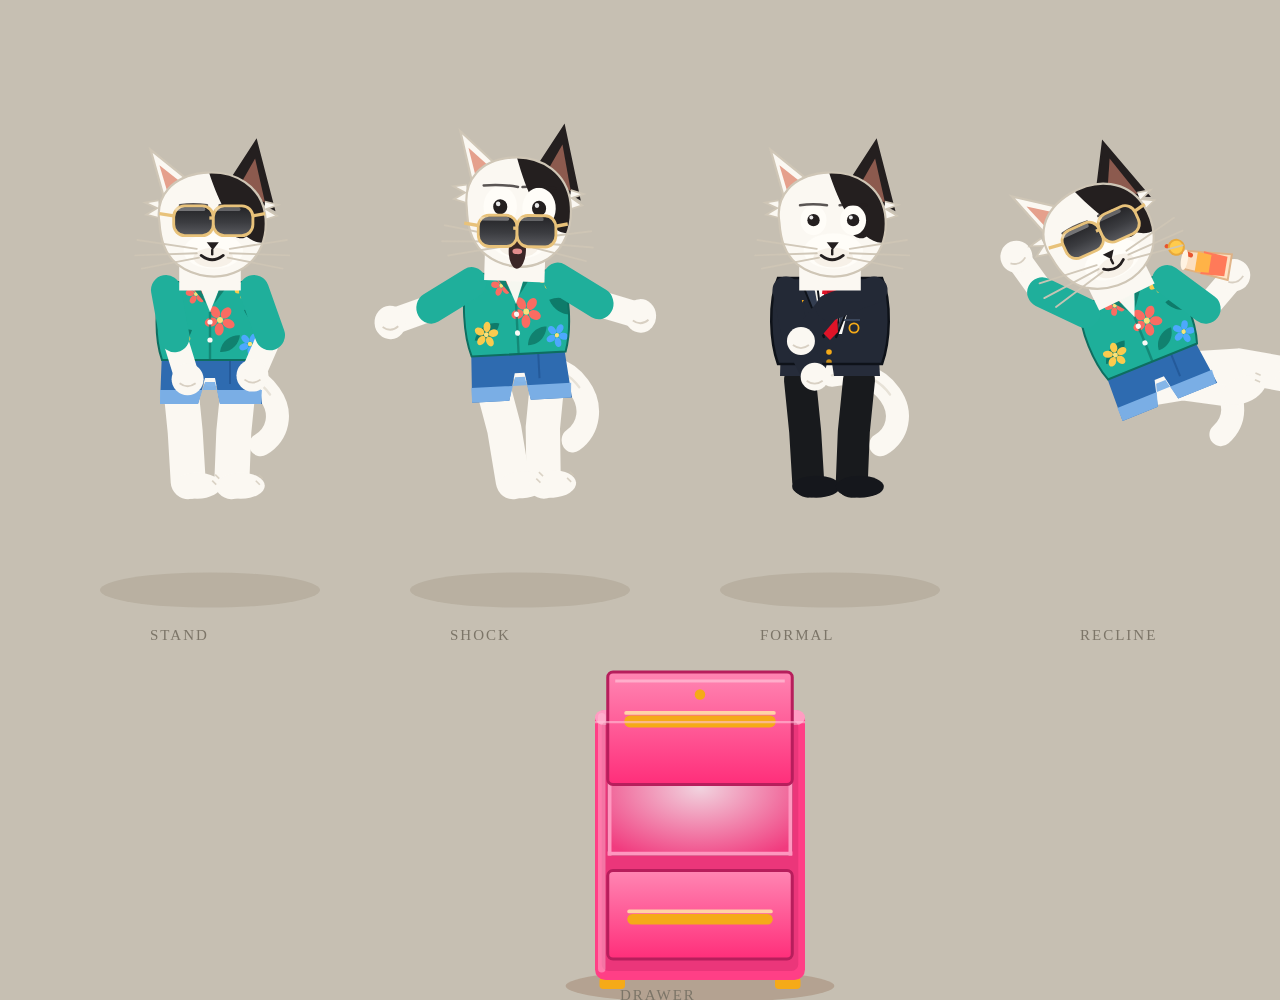
<file: film/test.html>
<!DOCTYPE html>
<html lang="en">
<head>
<meta charset="utf-8">
<title>DENK Deutsch — rig test</title>
<style>
  html,body{margin:0;background:#e9e4da;font:12px/1.4 "Segoe UI",Arial,sans-serif}
  #stage{position:relative;width:1600px;height:1000px;background:#c6bfb2;overflow:hidden}
  svg{position:absolute;inset:0;width:1600px;height:1000px}
  .cap{position:absolute;font-weight:700;letter-spacing:.14em;text-transform:uppercase;color:#666}
</style>
</head>
<body>
<div id="stage">
  <svg id="art" viewBox="0 0 1600 1000">
    <defs>
      <linearGradient id="lensGrad" x1="0" y1="0" x2="0" y2="1">
        <stop offset="0" stop-color="#232326"/><stop offset="0.55" stop-color="#3B3C40"/><stop offset="1" stop-color="#5A5B60"/>
      </linearGradient>
      <linearGradient id="pinkGrad" x1="0" y1="0" x2="0" y2="1">
        <stop offset="0" stop-color="#FF86B3"/><stop offset="1" stop-color="#FF2E7A"/>
      </linearGradient>
      <radialGradient id="drawerGlow" cx="0.5" cy="0.4" r="0.7">
        <stop offset="0" stop-color="#FFE3EE"/><stop offset="1" stop-color="#FF3F86"/>
      </radialGradient>
      <clipPath id="headClip"><path d="M -46 -56 C -50 -80 -34 -98 -6 -101 C 24 -104 46 -88 50 -64 C 53 -44 46 -22 26 -12 C 8 -3 -14 -6 -30 -18 C -42 -28 -45 -42 -46 -56 Z"/></clipPath>
      <clipPath id="shirtClip"><path d="M -47 -198 C -56 -176 -55 -140 -48 -120 L 48 -120 C 55 -140 56 -176 47 -198 Z"/></clipPath>
      <clipPath id="canopyClip"><path d="M 685 520 Q 985 318 1285 520 Z"/></clipPath>
    </defs>
    <g id="scene"></g>
  </svg>
</div>
<script type="module" src="./test.js"></script>
</body>
</html>
</file>
<file: film/style.css>
* { box-sizing: border-box; }

html, body {
  margin: 0;
  background: #0c0d0f;
  color: #faf9f6;
  font-family: "Segoe UI", Arial, sans-serif;
  overflow: hidden;
}

#app {
  width: 100vw;
  height: 100vh;
  display: grid;
  place-items: center;
}

#stage {
  position: relative;
  width: 1920px;
  height: 1080px;
  transform-origin: center center;
  background: #faf9f6;
  overflow: hidden;
}

#art { position: absolute; inset: 0; width: 1920px; height: 1080px; }
#type { position: absolute; inset: 0; pointer-events: none; }
#makeup { position: absolute; inset: 0; pointer-events: none; }

.grain {
  position: absolute; inset: 0;
  background-image: url("grain.png");
  background-size: 512px 512px;
  opacity: 0.5;
  mix-blend-mode: multiply;
  pointer-events: none;
}

.vignette {
  position: absolute; inset: 0;
  background: radial-gradient(ellipse at 50% 48%, rgba(0,0,0,0) 55%, rgba(18,10,6,0.20) 100%);
  pointer-events: none;
}

.txt {
  position: absolute;
  font-family: "Arial Black", "Arial Bold", Impact, sans-serif;
  text-transform: uppercase;
  white-space: nowrap;
  line-height: 0.86;
  color: #181a1d;
}

.lbl {
  position: absolute;
  font-family: "Segoe UI Semibold", "Segoe UI", Arial, sans-serif;
  font-weight: 600;
  text-transform: uppercase;
  white-space: nowrap;
}

.mono {
  position: absolute;
  font-family: Consolas, "Courier New", monospace;
  white-space: nowrap;
}

#hud {
  position: fixed;
  left: 0; right: 0; bottom: 0;
  padding: 10px 16px;
  display: flex;
  gap: 14px;
  align-items: center;
  background: rgba(10, 11, 13, 0.82);
  font-size: 12px;
  letter-spacing: 0.14em;
  text-transform: uppercase;
  color: rgba(250, 249, 246, 0.7);
  z-index: 50;
}

#hud button {
  font: inherit;
  letter-spacing: 0.12em;
  background: #df1428;
  color: #faf9f6;
  border: 0;
  padding: 8px 14px;
  cursor: pointer;
}

#hud .bar { flex: 1; height: 4px; background: rgba(250,249,246,0.16); position: relative; }
#hud .bar i { position: absolute; inset: 0; background: #f5aa18; width: 0; }
</file>
